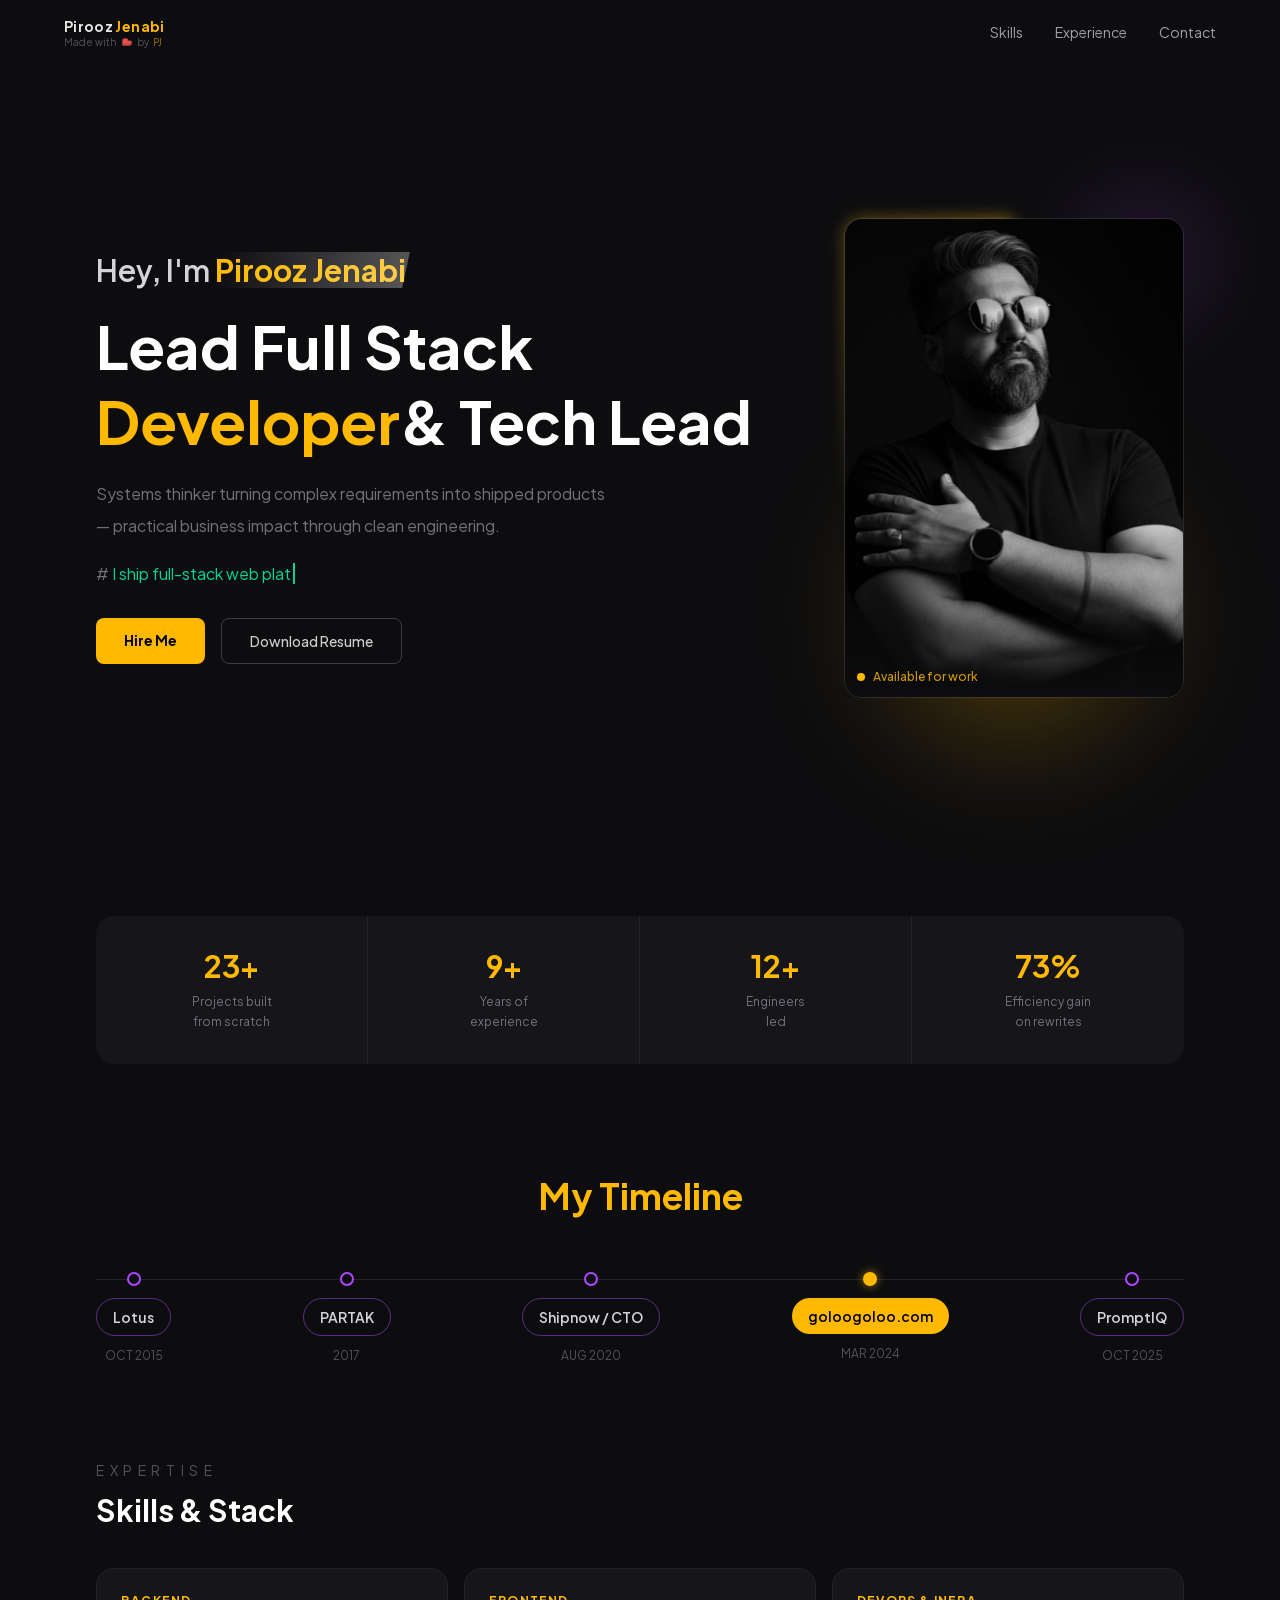
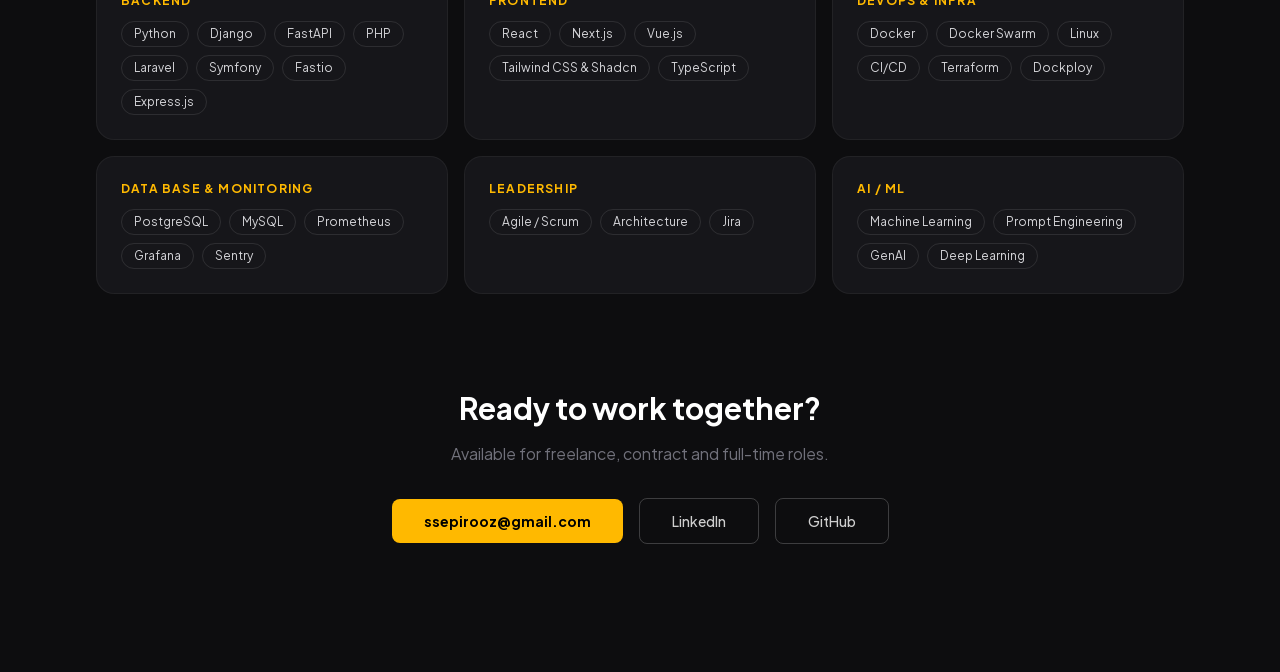
<file: index.html>
<!DOCTYPE html><html lang="en" class="dark bricolage_grotesque_723b3d74-module___DAtla__variable plus_jakarta_sans_c93eebe1-module__StY-dG__variable"><head><meta charSet="utf-8"/><meta name="viewport" content="width=device-width, initial-scale=1"/><link rel="preload" href="/_next/static/media/017d9bea37084d9b-s.p.41rroleoq1br7.woff2" as="font" crossorigin="" type="font/woff2"/><link rel="preload" href="/_next/static/media/fba5a26ea33df6a3-s.p.18rizl4rsrl42.woff2" as="font" crossorigin="" type="font/woff2"/><link rel="preload" as="image" href="/piroozjenabi.jpg"/><link rel="stylesheet" href="/_next/static/chunks/23erg3egtb6_e.css" data-precedence="next"/><link rel="preload" as="script" fetchPriority="low" href="/_next/static/chunks/0dhbjz-xsmu83.js"/><script src="/_next/static/chunks/15orcrkp-_9ct.js" async=""></script><script src="/_next/static/chunks/2cya-h6pss2j9.js" async=""></script><script src="/_next/static/chunks/082obv3v03b-9.js" async=""></script><script src="/_next/static/chunks/turbopack-0xgbvc99k_5u6.js" async=""></script><script src="/_next/static/chunks/3f9ctrtflvluq.js" async=""></script><script src="/_next/static/chunks/14mrh2-p_w84d.js" async=""></script><script src="/_next/static/chunks/10zcxcgr2cjww.js" async=""></script><meta name="next-size-adjust" content=""/><title>Pirooz Jenabi | Lead Full Stack Developer</title><meta name="description" content="Lead Full Stack Developer and technical leader — Python, PHP, React, Next.js, Vue.js, Docker. Available for freelance work."/><link rel="icon" href="/favicon.ico?favicon.0jji_4zb0_4v5.ico" sizes="48x48" type="image/x-icon"/><link rel="icon" href="/favicon-16x16.png" sizes="16x16" type="image/png"/><link rel="icon" href="/favicon-32x32.png" sizes="32x32" type="image/png"/><link rel="icon" href="/favicon.ico"/><link rel="apple-touch-icon" href="/apple-touch-icon.png"/><script src="/_next/static/chunks/0cz1d0mv5g_q7.js" noModule=""></script></head><body class="font-body"><div hidden=""><!--$--><!--/$--></div><header class="fixed left-0 right-0 top-0 z-50 px-5 py-4 transition-all duration-500 md:px-8 bg-transparent"><nav class="mx-auto flex max-w-6xl items-center justify-between"><div class="flex flex-col leading-tight"><a class="font-heading text-sm font-bold tracking-wide text-white/90 transition-colors hover:text-white" href="/">Pirooz <span class="text-amber-400">Jenabi</span></a><span class="hidden items-center gap-1 text-[10px] text-zinc-600 md:flex">Made with<!-- --> <img alt="PJ" loading="lazy" width="12" height="12" decoding="async" data-nimg="1" class="inline-block" style="color:transparent" src="/favicon-32x32.png"/> <!-- -->by <span class="text-amber-400/60">PJ</span></span></div><ul class="hidden items-center gap-8 text-sm md:flex"><li><a class="relative text-zinc-400 transition-colors hover:text-white after:absolute after:-bottom-0.5 after:left-0 after:h-px after:w-0 after:bg-amber-400 after:transition-all after:duration-300 hover:after:w-full" href="/#skills">Skills</a></li><li><a class="relative text-zinc-400 transition-colors hover:text-white after:absolute after:-bottom-0.5 after:left-0 after:h-px after:w-0 after:bg-amber-400 after:transition-all after:duration-300 hover:after:w-full" href="/hire-me">Experience</a></li><li><a class="relative text-zinc-400 transition-colors hover:text-white after:absolute after:-bottom-0.5 after:left-0 after:h-px after:w-0 after:bg-amber-400 after:transition-all after:duration-300 hover:after:w-full" href="/#contact">Contact</a></li></ul><button aria-label="Toggle menu" class="flex h-9 w-9 flex-col items-center justify-center gap-1.5 md:hidden"><span class="block h-0.5 w-6 bg-white transition-all duration-300 "></span><span class="block h-0.5 w-6 bg-white transition-all duration-300 "></span><span class="block h-0.5 w-6 bg-white transition-all duration-300 "></span></button></nav></header><div class="fixed inset-0 z-40 transition-all duration-300 md:hidden pointer-events-none opacity-0"><div class="absolute inset-0 bg-black/60 backdrop-blur-sm"></div><div class="absolute right-0 top-0 flex h-full w-64 flex-col bg-[#0d0d0f] px-6 pt-20 pb-8 transition-transform duration-300 translate-x-full"><ul class="flex flex-col gap-6 text-lg"><li><a class="font-heading font-semibold text-zinc-300 transition-colors hover:text-amber-400" href="/#skills">Skills</a></li><li><a class="font-heading font-semibold text-zinc-300 transition-colors hover:text-amber-400" href="/hire-me">Experience</a></li><li><a class="font-heading font-semibold text-zinc-300 transition-colors hover:text-amber-400" href="/#contact">Contact</a></li></ul><div class="mt-8 flex flex-col gap-3"><a class="rounded-md bg-amber-400 px-5 py-2.5 text-center text-sm font-bold text-black transition hover:bg-amber-300" href="/hire-me">Hire Me</a><a href="/Lead_Full_Stack_Developer_Pirooz_Jenabi_.pdf" download="" class="rounded-md border border-white/20 px-5 py-2.5 text-center text-sm font-medium text-white/80 transition hover:border-amber-400/50 hover:text-white">Download Resume</a></div><div class="mt-auto border-t border-white/10 pt-6 space-y-2"><p class="text-xs text-zinc-600">ssepirooz@gmail.com</p><p class="flex items-center gap-1.5 text-xs text-zinc-600">Made with<!-- --> <img alt="PJ favicon" loading="lazy" width="14" height="14" decoding="async" data-nimg="1" class="inline-block" style="color:transparent" src="/favicon-32x32.png"/> <!-- -->by <span class="text-amber-400/70">PJ</span></p></div></div></div><main class="min-h-screen bg-[#0d0d0f] text-white"><section class="relative mx-auto flex min-h-screen max-w-6xl flex-col items-center justify-center gap-12 px-5 pt-24 pb-16 md:flex-row md:items-center md:px-8 md:pt-20"><div class="relative z-10 flex-1 text-center md:text-left"><p class="mb-5 animate-fade-up font-heading text-2xl font-semibold text-zinc-300 md:text-3xl fill-mode-[both]" style="animation-delay:100ms">Hey, I&#x27;m<!-- --> <span class="relative inline-block font-black text-amber-400"><span aria-hidden="true" class="pointer-events-none absolute inset-0 -skew-x-12 animate-shimmer bg-linear-to-r from-transparent via-white/30 to-transparent bg-size-[200%_100%]"></span>Pirooz Jenabi</span></p><h1 class="font-heading text-3xl font-black leading-tight sm:text-4xl md:text-6xl">Lead Full Stack<br/><span class="text-amber-400">Developer</span>&amp; Tech Lead</h1><p class="mx-auto mt-4 max-w-lg text-sm leading-7 text-zinc-500 md:mx-0 md:mt-5 md:text-base md:leading-8">Systems thinker turning complex requirements into shipped products — practical business impact through clean engineering.</p><div class="mt-5"><span class="font-mono text-sm text-emerald-400 md:text-base"><span class="text-zinc-500"># </span>I ship<!-- --> <span class="border-r-2 border-emerald-400 pr-0.5"></span></span></div><div class="mt-8 flex flex-wrap justify-center gap-3 md:justify-start md:gap-4"><a class="rounded-md bg-amber-400 px-6 py-2.5 text-sm font-bold text-black transition hover:bg-amber-300 md:px-7 md:py-3" href="/hire-me">Hire Me</a><a href="/Lead_Full_Stack_Developer_Pirooz_Jenabi_.pdf" download="" class="rounded-md border border-white/20 px-6 py-2.5 text-sm font-medium text-white/80 transition hover:border-amber-400/50 hover:text-white md:px-7 md:py-3">Download Resume</a></div></div><div class="relative animate-float shrink-0"><div class="absolute inset-0 rounded-2xl animate-spin-slow bg-[conic-gradient(from_0deg,transparent_70%,rgba(251,191,36,0.5)_100%)] blur-sm"></div><div class="absolute -bottom-10 left-1/2 h-48 w-48 -translate-x-1/2 rounded-full bg-amber-400/25 blur-3xl md:h-64 md:w-64"></div><div class="absolute -top-6 -right-6 h-32 w-32 rounded-full bg-purple-500/15 blur-2xl"></div><div class="relative h-[260px] w-[190px] overflow-hidden rounded-2xl border border-white/10 sm:h-[340px] sm:w-[250px] md:h-[480px] md:w-[340px]"><img alt="Pirooz Jenabi" decoding="async" data-nimg="fill" class="object-cover object-top animate-photo-reveal transition-all duration-700 hover:scale-105 hover:brightness-110" style="position:absolute;height:100%;width:100%;left:0;top:0;right:0;bottom:0;color:transparent" src="/piroozjenabi.jpg"/><div class="pointer-events-none absolute bottom-0 left-0 right-0 h-24 bg-linear-to-t from-[#0d0d0f] to-transparent"></div><div class="absolute bottom-3 left-3 flex items-center gap-2"><span class="h-2 w-2 rounded-full bg-amber-400 animate-pulse"></span><span class="text-xs font-medium text-amber-400/80">Available for work</span></div></div></div></section><div class="mx-auto max-w-6xl px-5 py-4 md:px-8"><div class="grid grid-cols-2 rounded-2xl bg-[#16161a] md:grid-cols-4"><div class="card-glow flex flex-col items-center py-6 md:py-8 border-r border-white/5 border-b border-white/5 md:border-b-0 md:border-r md:border-white/5"><span class="text-2xl font-black text-amber-400 md:text-3xl">0+</span><span class="mt-2 whitespace-pre-line text-center text-xs leading-5 text-zinc-500">Projects built
from scratch</span></div><div class="card-glow flex flex-col items-center py-6 md:py-8  border-b border-white/5 md:border-b-0 md:border-r md:border-white/5"><span class="text-2xl font-black text-amber-400 md:text-3xl">0+</span><span class="mt-2 whitespace-pre-line text-center text-xs leading-5 text-zinc-500">Years of
experience</span></div><div class="card-glow flex flex-col items-center py-6 md:py-8 border-r border-white/5  md:border-r md:border-white/5"><span class="text-2xl font-black text-amber-400 md:text-3xl">0+</span><span class="mt-2 whitespace-pre-line text-center text-xs leading-5 text-zinc-500">Engineers
led</span></div><div class="card-glow flex flex-col items-center py-6 md:py-8   "><span class="text-2xl font-black text-amber-400 md:text-3xl">0%</span><span class="mt-2 whitespace-pre-line text-center text-xs leading-5 text-zinc-500">Efficiency gain
on rewrites</span></div></div></div><section class="mx-auto max-w-6xl px-5 py-16 md:px-8 md:py-24"><h2 class="text-center font-heading text-2xl font-black text-amber-400 md:text-4xl">My Timeline</h2><div class="relative mt-14 hidden md:block"><div class="absolute left-0 right-0 top-[7px] h-px bg-white/10"></div><div class="relative flex items-start justify-between gap-2"><div class="flex flex-col items-center gap-3"><div class="h-3.5 w-3.5 rounded-full border-2 border-purple-500 bg-[#0d0d0f]"></div><div class="rounded-full px-4 py-2 text-sm font-semibold font-heading border border-purple-500/50 text-zinc-300">Lotus</div><span class="text-xs text-zinc-600">OCT 2015</span></div><div class="flex flex-col items-center gap-3"><div class="h-3.5 w-3.5 rounded-full border-2 border-purple-500 bg-[#0d0d0f]"></div><div class="rounded-full px-4 py-2 text-sm font-semibold font-heading border border-purple-500/50 text-zinc-300">PARTAK</div><span class="text-xs text-zinc-600">2017</span></div><div class="flex flex-col items-center gap-3"><div class="h-3.5 w-3.5 rounded-full border-2 border-purple-500 bg-[#0d0d0f]"></div><div class="rounded-full px-4 py-2 text-sm font-semibold font-heading border border-purple-500/50 text-zinc-300">Shipnow / CTO</div><span class="text-xs text-zinc-600">AUG 2020</span></div><div class="flex flex-col items-center gap-3"><div class="h-3.5 w-3.5 rounded-full border-2 border-amber-400 bg-amber-400 shadow-[0_0_10px_rgba(251,191,36,0.6)]"></div><div class="rounded-full px-4 py-2 text-sm font-semibold font-heading bg-amber-400 text-black">goloogoloo.com</div><span class="text-xs text-zinc-600">MAR 2024</span></div><div class="flex flex-col items-center gap-3"><div class="h-3.5 w-3.5 rounded-full border-2 border-purple-500 bg-[#0d0d0f]"></div><div class="rounded-full px-4 py-2 text-sm font-semibold font-heading border border-purple-500/50 text-zinc-300">PromptIQ</div><span class="text-xs text-zinc-600">OCT 2025</span></div></div></div><div class="relative mt-10 flex flex-col gap-0 md:hidden"><div class="absolute left-[7px] top-0 bottom-0 w-px bg-white/10"></div><div class="relative flex items-start gap-5 pb-8 last:pb-0"><div class="relative z-10 mt-1 h-3.5 w-3.5 shrink-0 rounded-full border-2 border-purple-500 bg-[#0d0d0f]"></div><div class="flex flex-col gap-1"><div class="inline-flex self-start rounded-full px-4 py-1.5 text-sm font-semibold font-heading border border-purple-500/50 text-zinc-300">Lotus</div><span class="text-xs text-zinc-600">OCT 2015</span></div></div><div class="relative flex items-start gap-5 pb-8 last:pb-0"><div class="relative z-10 mt-1 h-3.5 w-3.5 shrink-0 rounded-full border-2 border-purple-500 bg-[#0d0d0f]"></div><div class="flex flex-col gap-1"><div class="inline-flex self-start rounded-full px-4 py-1.5 text-sm font-semibold font-heading border border-purple-500/50 text-zinc-300">PARTAK</div><span class="text-xs text-zinc-600">2017</span></div></div><div class="relative flex items-start gap-5 pb-8 last:pb-0"><div class="relative z-10 mt-1 h-3.5 w-3.5 shrink-0 rounded-full border-2 border-purple-500 bg-[#0d0d0f]"></div><div class="flex flex-col gap-1"><div class="inline-flex self-start rounded-full px-4 py-1.5 text-sm font-semibold font-heading border border-purple-500/50 text-zinc-300">Shipnow / CTO</div><span class="text-xs text-zinc-600">AUG 2020</span></div></div><div class="relative flex items-start gap-5 pb-8 last:pb-0"><div class="relative z-10 mt-1 h-3.5 w-3.5 shrink-0 rounded-full border-2 border-amber-400 bg-amber-400 shadow-[0_0_10px_rgba(251,191,36,0.6)]"></div><div class="flex flex-col gap-1"><div class="inline-flex self-start rounded-full px-4 py-1.5 text-sm font-semibold font-heading bg-amber-400 text-black">goloogoloo.com</div><span class="text-xs text-zinc-600">MAR 2024</span><span class="text-xs text-amber-400/70">Current · Senior Software Engineer</span></div></div><div class="relative flex items-start gap-5 pb-8 last:pb-0"><div class="relative z-10 mt-1 h-3.5 w-3.5 shrink-0 rounded-full border-2 border-purple-500 bg-[#0d0d0f]"></div><div class="flex flex-col gap-1"><div class="inline-flex self-start rounded-full px-4 py-1.5 text-sm font-semibold font-heading border border-purple-500/50 text-zinc-300">PromptIQ</div><span class="text-xs text-zinc-600">OCT 2025</span></div></div></div></section><section id="skills" class="mx-auto max-w-6xl px-5 pb-20 md:px-8 md:pb-24"><p class="text-sm uppercase tracking-[0.4em] text-zinc-600">Expertise</p><h2 class="mt-3 font-heading text-2xl font-black md:text-3xl">Skills &amp; Stack</h2><div class="mt-8 grid gap-3 sm:grid-cols-2 md:mt-10 md:gap-4 lg:grid-cols-3"><div class="card-glow rounded-2xl border border-white/5 bg-[#16161a] p-5 md:p-6"><p class="mb-3 text-xs font-bold uppercase tracking-widest text-amber-400">Backend</p><div class="flex flex-wrap gap-2"><span class="rounded-full border border-white/10 px-3 py-1 text-xs text-zinc-300">Python</span><span class="rounded-full border border-white/10 px-3 py-1 text-xs text-zinc-300">Django</span><span class="rounded-full border border-white/10 px-3 py-1 text-xs text-zinc-300">FastAPI</span><span class="rounded-full border border-white/10 px-3 py-1 text-xs text-zinc-300">PHP</span><span class="rounded-full border border-white/10 px-3 py-1 text-xs text-zinc-300">Laravel</span><span class="rounded-full border border-white/10 px-3 py-1 text-xs text-zinc-300">Symfony</span><span class="rounded-full border border-white/10 px-3 py-1 text-xs text-zinc-300">Fastio</span><span class="rounded-full border border-white/10 px-3 py-1 text-xs text-zinc-300">Express.js</span></div></div><div class="card-glow rounded-2xl border border-white/5 bg-[#16161a] p-5 md:p-6"><p class="mb-3 text-xs font-bold uppercase tracking-widest text-amber-400">Frontend</p><div class="flex flex-wrap gap-2"><span class="rounded-full border border-white/10 px-3 py-1 text-xs text-zinc-300">React</span><span class="rounded-full border border-white/10 px-3 py-1 text-xs text-zinc-300">Next.js</span><span class="rounded-full border border-white/10 px-3 py-1 text-xs text-zinc-300">Vue.js</span><span class="rounded-full border border-white/10 px-3 py-1 text-xs text-zinc-300">Tailwind CSS &amp; Shadcn</span><span class="rounded-full border border-white/10 px-3 py-1 text-xs text-zinc-300">TypeScript</span></div></div><div class="card-glow rounded-2xl border border-white/5 bg-[#16161a] p-5 md:p-6"><p class="mb-3 text-xs font-bold uppercase tracking-widest text-amber-400">DevOps &amp; Infra</p><div class="flex flex-wrap gap-2"><span class="rounded-full border border-white/10 px-3 py-1 text-xs text-zinc-300">Docker</span><span class="rounded-full border border-white/10 px-3 py-1 text-xs text-zinc-300">Docker Swarm</span><span class="rounded-full border border-white/10 px-3 py-1 text-xs text-zinc-300">Linux</span><span class="rounded-full border border-white/10 px-3 py-1 text-xs text-zinc-300">CI/CD</span><span class="rounded-full border border-white/10 px-3 py-1 text-xs text-zinc-300">Terraform</span><span class="rounded-full border border-white/10 px-3 py-1 text-xs text-zinc-300">Dockploy</span></div></div><div class="card-glow rounded-2xl border border-white/5 bg-[#16161a] p-5 md:p-6"><p class="mb-3 text-xs font-bold uppercase tracking-widest text-amber-400">Data Base &amp; Monitoring</p><div class="flex flex-wrap gap-2"><span class="rounded-full border border-white/10 px-3 py-1 text-xs text-zinc-300">PostgreSQL</span><span class="rounded-full border border-white/10 px-3 py-1 text-xs text-zinc-300">MySQL</span><span class="rounded-full border border-white/10 px-3 py-1 text-xs text-zinc-300">Prometheus</span><span class="rounded-full border border-white/10 px-3 py-1 text-xs text-zinc-300">Grafana</span><span class="rounded-full border border-white/10 px-3 py-1 text-xs text-zinc-300">Sentry</span></div></div><div class="card-glow rounded-2xl border border-white/5 bg-[#16161a] p-5 md:p-6"><p class="mb-3 text-xs font-bold uppercase tracking-widest text-amber-400">Leadership</p><div class="flex flex-wrap gap-2"><span class="rounded-full border border-white/10 px-3 py-1 text-xs text-zinc-300">Agile / Scrum</span><span class="rounded-full border border-white/10 px-3 py-1 text-xs text-zinc-300">Architecture</span><span class="rounded-full border border-white/10 px-3 py-1 text-xs text-zinc-300">Jira</span></div></div><div class="card-glow rounded-2xl border border-white/5 bg-[#16161a] p-5 md:p-6"><p class="mb-3 text-xs font-bold uppercase tracking-widest text-amber-400">AI / ML</p><div class="flex flex-wrap gap-2"><span class="rounded-full border border-white/10 px-3 py-1 text-xs text-zinc-300">Machine Learning</span><span class="rounded-full border border-white/10 px-3 py-1 text-xs text-zinc-300">Prompt Engineering</span><span class="rounded-full border border-white/10 px-3 py-1 text-xs text-zinc-300">GenAI</span><span class="rounded-full border border-white/10 px-3 py-1 text-xs text-zinc-300">Deep Learning</span></div></div></div></section><section id="contact" class="mx-auto max-w-6xl px-5 pb-24 text-center md:px-8 md:pb-32"><h2 class="font-heading text-2xl font-black md:text-3xl">Ready to work together?</h2><p class="mt-4 text-sm text-zinc-500 md:text-base">Available for freelance, contract and full-time roles.</p><div class="mt-8 flex flex-col items-center gap-3 sm:flex-row sm:justify-center sm:gap-4"><a href="mailto:ssepirooz@gmail.com" class="w-full rounded-md bg-amber-400 px-8 py-3 text-sm font-bold text-black hover:bg-amber-300 transition sm:w-auto">ssepirooz@gmail.com</a><a href="https://linkedin.com/in/pirooz-jenabi" target="_blank" rel="noreferrer" class="w-full rounded-md border border-white/20 px-8 py-3 text-sm font-medium text-white/80 hover:border-white/50 hover:text-white transition sm:w-auto">LinkedIn</a><a href="https://github.com/piroozjenabi" target="_blank" rel="noreferrer" class="w-full rounded-md border border-white/20 px-8 py-3 text-sm font-medium text-white/80 hover:border-white/50 hover:text-white transition sm:w-auto">GitHub</a></div></section></main><!--$--><!--/$--><script src="/_next/static/chunks/0dhbjz-xsmu83.js" id="_R_" async=""></script><script>(self.__next_f=self.__next_f||[]).push([0])</script><script>self.__next_f.push([1,"1:\"$Sreact.fragment\"\n2:I[63780,[\"/_next/static/chunks/3f9ctrtflvluq.js\",\"/_next/static/chunks/14mrh2-p_w84d.js\"],\"Navbar\"]\n3:I[39756,[\"/_next/static/chunks/3f9ctrtflvluq.js\",\"/_next/static/chunks/14mrh2-p_w84d.js\"],\"default\"]\n4:I[37457,[\"/_next/static/chunks/3f9ctrtflvluq.js\",\"/_next/static/chunks/14mrh2-p_w84d.js\"],\"default\"]\n5:I[47257,[\"/_next/static/chunks/3f9ctrtflvluq.js\",\"/_next/static/chunks/14mrh2-p_w84d.js\"],\"ClientPageRoot\"]\n6:I[31713,[\"/_next/static/chunks/3f9ctrtflvluq.js\",\"/_next/static/chunks/14mrh2-p_w84d.js\",\"/_next/static/chunks/10zcxcgr2cjww.js\"],\"default\"]\n9:I[97367,[\"/_next/static/chunks/3f9ctrtflvluq.js\",\"/_next/static/chunks/14mrh2-p_w84d.js\"],\"OutletBoundary\"]\na:\"$Sreact.suspense\"\nc:I[97367,[\"/_next/static/chunks/3f9ctrtflvluq.js\",\"/_next/static/chunks/14mrh2-p_w84d.js\"],\"ViewportBoundary\"]\ne:I[97367,[\"/_next/static/chunks/3f9ctrtflvluq.js\",\"/_next/static/chunks/14mrh2-p_w84d.js\"],\"MetadataBoundary\"]\n10:I[68027,[\"/_next/static/chunks/3f9ctrtflvluq.js\",\"/_next/static/chunks/14mrh2-p_w84d.js\"],\"default\",1]\n:HL[\"/_next/static/chunks/23erg3egtb6_e.css\",\"style\"]\n:HL[\"/_next/static/media/017d9bea37084d9b-s.p.41rroleoq1br7.woff2\",\"font\",{\"crossOrigin\":\"\",\"type\":\"font/woff2\"}]\n:HL[\"/_next/static/media/fba5a26ea33df6a3-s.p.18rizl4rsrl42.woff2\",\"font\",{\"crossOrigin\":\"\",\"type\":\"font/woff2\"}]\n"])</script><script>self.__next_f.push([1,"0:{\"P\":null,\"c\":[\"\",\"\"],\"q\":\"\",\"i\":false,\"f\":[[[\"\",{\"children\":[\"__PAGE__\",{}]},\"$undefined\",\"$undefined\",16],[[\"$\",\"$1\",\"c\",{\"children\":[[[\"$\",\"link\",\"0\",{\"rel\":\"stylesheet\",\"href\":\"/_next/static/chunks/23erg3egtb6_e.css\",\"precedence\":\"next\",\"crossOrigin\":\"$undefined\",\"nonce\":\"$undefined\"}],[\"$\",\"script\",\"script-0\",{\"src\":\"/_next/static/chunks/3f9ctrtflvluq.js\",\"async\":true,\"nonce\":\"$undefined\"}],[\"$\",\"script\",\"script-1\",{\"src\":\"/_next/static/chunks/14mrh2-p_w84d.js\",\"async\":true,\"nonce\":\"$undefined\"}]],[\"$\",\"html\",null,{\"lang\":\"en\",\"className\":\"dark bricolage_grotesque_723b3d74-module___DAtla__variable plus_jakarta_sans_c93eebe1-module__StY-dG__variable\",\"children\":[\"$\",\"body\",null,{\"className\":\"font-body\",\"children\":[[\"$\",\"$L2\",null,{}],[\"$\",\"$L3\",null,{\"parallelRouterKey\":\"children\",\"error\":\"$undefined\",\"errorStyles\":\"$undefined\",\"errorScripts\":\"$undefined\",\"template\":[\"$\",\"$L4\",null,{}],\"templateStyles\":\"$undefined\",\"templateScripts\":\"$undefined\",\"notFound\":[[[\"$\",\"title\",null,{\"children\":\"404: This page could not be found.\"}],[\"$\",\"div\",null,{\"style\":{\"fontFamily\":\"system-ui,\\\"Segoe UI\\\",Roboto,Helvetica,Arial,sans-serif,\\\"Apple Color Emoji\\\",\\\"Segoe UI Emoji\\\"\",\"height\":\"100vh\",\"textAlign\":\"center\",\"display\":\"flex\",\"flexDirection\":\"column\",\"alignItems\":\"center\",\"justifyContent\":\"center\"},\"children\":[\"$\",\"div\",null,{\"children\":[[\"$\",\"style\",null,{\"dangerouslySetInnerHTML\":{\"__html\":\"body{color:#000;background:#fff;margin:0}.next-error-h1{border-right:1px solid rgba(0,0,0,.3)}@media (prefers-color-scheme:dark){body{color:#fff;background:#000}.next-error-h1{border-right:1px solid rgba(255,255,255,.3)}}\"}}],[\"$\",\"h1\",null,{\"className\":\"next-error-h1\",\"style\":{\"display\":\"inline-block\",\"margin\":\"0 20px 0 0\",\"padding\":\"0 23px 0 0\",\"fontSize\":24,\"fontWeight\":500,\"verticalAlign\":\"top\",\"lineHeight\":\"49px\"},\"children\":404}],[\"$\",\"div\",null,{\"style\":{\"display\":\"inline-block\"},\"children\":[\"$\",\"h2\",null,{\"style\":{\"fontSize\":14,\"fontWeight\":400,\"lineHeight\":\"49px\",\"margin\":0},\"children\":\"This page could not be found.\"}]}]]}]}]],[]],\"forbidden\":\"$undefined\",\"unauthorized\":\"$undefined\"}]]}]}]]}],{\"children\":[[\"$\",\"$1\",\"c\",{\"children\":[[\"$\",\"$L5\",null,{\"Component\":\"$6\",\"serverProvidedParams\":{\"searchParams\":{},\"params\":{},\"promises\":[\"$@7\",\"$@8\"]}}],[[\"$\",\"script\",\"script-0\",{\"src\":\"/_next/static/chunks/10zcxcgr2cjww.js\",\"async\":true,\"nonce\":\"$undefined\"}]],[\"$\",\"$L9\",null,{\"children\":[\"$\",\"$a\",null,{\"name\":\"Next.MetadataOutlet\",\"children\":\"$@b\"}]}]]}],{},null,false,null]},null,false,null],[\"$\",\"$1\",\"h\",{\"children\":[null,[\"$\",\"$Lc\",null,{\"children\":\"$Ld\"}],[\"$\",\"div\",null,{\"hidden\":true,\"children\":[\"$\",\"$Le\",null,{\"children\":[\"$\",\"$a\",null,{\"name\":\"Next.Metadata\",\"children\":\"$Lf\"}]}]}],[\"$\",\"meta\",null,{\"name\":\"next-size-adjust\",\"content\":\"\"}]]}],false]],\"m\":\"$undefined\",\"G\":[\"$10\",[[\"$\",\"link\",\"0\",{\"rel\":\"stylesheet\",\"href\":\"/_next/static/chunks/23erg3egtb6_e.css\",\"precedence\":\"next\",\"crossOrigin\":\"$undefined\",\"nonce\":\"$undefined\"}]]],\"S\":true,\"h\":null,\"s\":\"$undefined\",\"l\":\"$undefined\",\"p\":\"$undefined\",\"d\":\"$undefined\",\"b\":\"gx_iBSDPAxmoEVeM0JiTe\"}\n"])</script><script>self.__next_f.push([1,"7:{}\n8:\"$0:f:0:1:1:children:0:props:children:0:props:serverProvidedParams:params\"\n"])</script><script>self.__next_f.push([1,"d:[[\"$\",\"meta\",\"0\",{\"charSet\":\"utf-8\"}],[\"$\",\"meta\",\"1\",{\"name\":\"viewport\",\"content\":\"width=device-width, initial-scale=1\"}]]\n"])</script><script>self.__next_f.push([1,"11:I[27201,[\"/_next/static/chunks/3f9ctrtflvluq.js\",\"/_next/static/chunks/14mrh2-p_w84d.js\"],\"IconMark\"]\nb:null\nf:[[\"$\",\"title\",\"0\",{\"children\":\"Pirooz Jenabi | Lead Full Stack Developer\"}],[\"$\",\"meta\",\"1\",{\"name\":\"description\",\"content\":\"Lead Full Stack Developer and technical leader — Python, PHP, React, Next.js, Vue.js, Docker. Available for freelance work.\"}],[\"$\",\"link\",\"2\",{\"rel\":\"icon\",\"href\":\"/favicon.ico?favicon.0jji_4zb0_4v5.ico\",\"sizes\":\"48x48\",\"type\":\"image/x-icon\"}],[\"$\",\"link\",\"3\",{\"rel\":\"icon\",\"href\":\"/favicon-16x16.png\",\"sizes\":\"16x16\",\"type\":\"image/png\"}],[\"$\",\"link\",\"4\",{\"rel\":\"icon\",\"href\":\"/favicon-32x32.png\",\"sizes\":\"32x32\",\"type\":\"image/png\"}],[\"$\",\"link\",\"5\",{\"rel\":\"icon\",\"href\":\"/favicon.ico\"}],[\"$\",\"link\",\"6\",{\"rel\":\"apple-touch-icon\",\"href\":\"/apple-touch-icon.png\"}],[\"$\",\"$L11\",\"7\",{}]]\n"])</script></body></html>
</file>
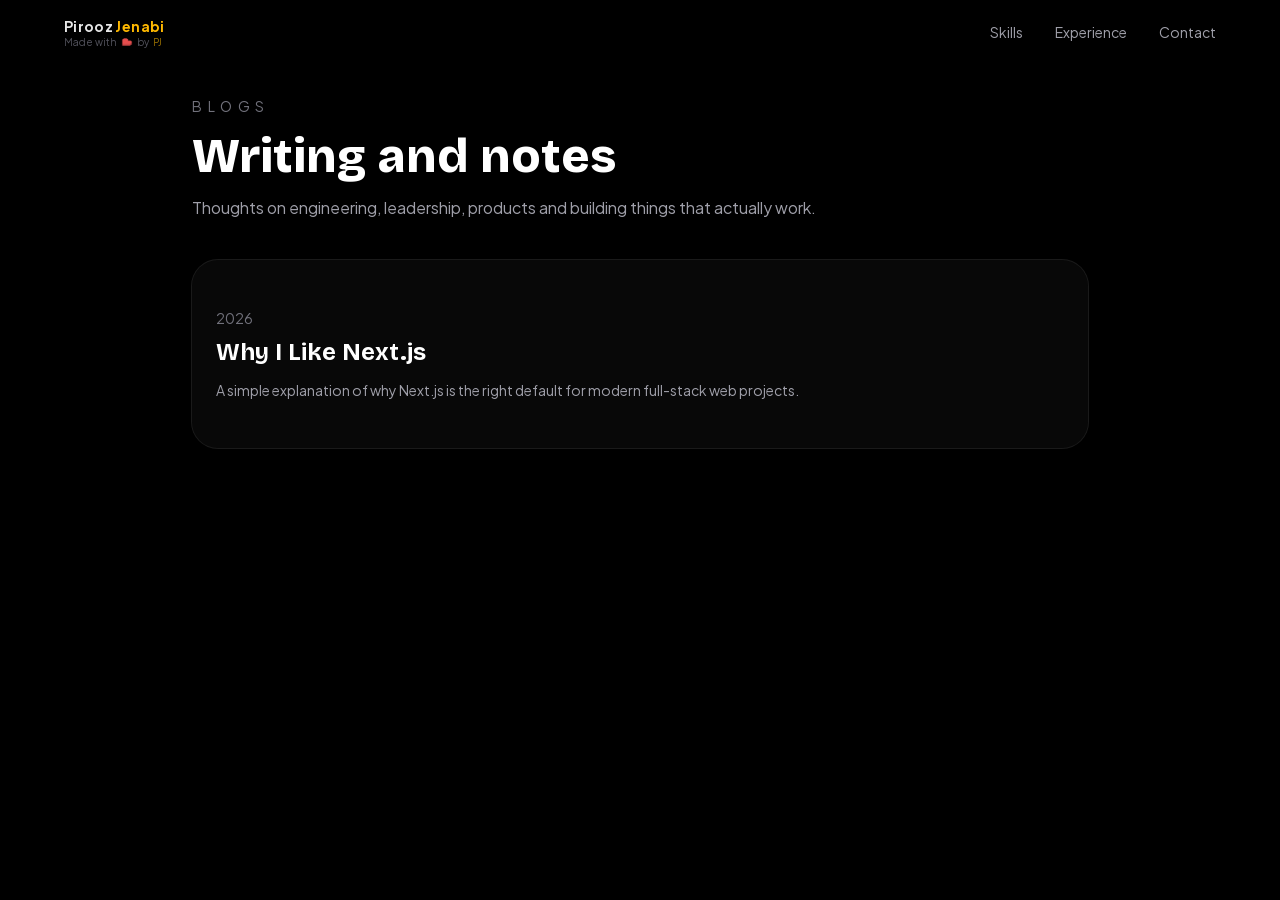
<file: blogs.html>
<!DOCTYPE html><html lang="en" class="dark bricolage_grotesque_723b3d74-module___DAtla__variable plus_jakarta_sans_c93eebe1-module__StY-dG__variable"><head><meta charSet="utf-8"/><meta name="viewport" content="width=device-width, initial-scale=1"/><link rel="preload" href="/_next/static/media/017d9bea37084d9b-s.p.41rroleoq1br7.woff2" as="font" crossorigin="" type="font/woff2"/><link rel="preload" href="/_next/static/media/fba5a26ea33df6a3-s.p.18rizl4rsrl42.woff2" as="font" crossorigin="" type="font/woff2"/><link rel="stylesheet" href="/_next/static/chunks/23erg3egtb6_e.css" data-precedence="next"/><link rel="preload" as="script" fetchPriority="low" href="/_next/static/chunks/0dhbjz-xsmu83.js"/><script src="/_next/static/chunks/15orcrkp-_9ct.js" async=""></script><script src="/_next/static/chunks/2cya-h6pss2j9.js" async=""></script><script src="/_next/static/chunks/082obv3v03b-9.js" async=""></script><script src="/_next/static/chunks/turbopack-0xgbvc99k_5u6.js" async=""></script><script src="/_next/static/chunks/3f9ctrtflvluq.js" async=""></script><script src="/_next/static/chunks/14mrh2-p_w84d.js" async=""></script><meta name="next-size-adjust" content=""/><title>Pirooz Jenabi | Lead Full Stack Developer</title><meta name="description" content="Lead Full Stack Developer and technical leader — Python, PHP, React, Next.js, Vue.js, Docker. Available for freelance work."/><link rel="icon" href="/favicon.ico?favicon.0jji_4zb0_4v5.ico" sizes="48x48" type="image/x-icon"/><link rel="icon" href="/favicon-16x16.png" sizes="16x16" type="image/png"/><link rel="icon" href="/favicon-32x32.png" sizes="32x32" type="image/png"/><link rel="icon" href="/favicon.ico"/><link rel="apple-touch-icon" href="/apple-touch-icon.png"/><script src="/_next/static/chunks/0cz1d0mv5g_q7.js" noModule=""></script></head><body class="font-body"><div hidden=""><!--$--><!--/$--></div><header class="fixed left-0 right-0 top-0 z-50 px-5 py-4 transition-all duration-500 md:px-8 bg-transparent"><nav class="mx-auto flex max-w-6xl items-center justify-between"><div class="flex flex-col leading-tight"><a class="font-heading text-sm font-bold tracking-wide text-white/90 transition-colors hover:text-white" href="/">Pirooz <span class="text-amber-400">Jenabi</span></a><span class="hidden items-center gap-1 text-[10px] text-zinc-600 md:flex">Made with<!-- --> <img alt="PJ" loading="lazy" width="12" height="12" decoding="async" data-nimg="1" class="inline-block" style="color:transparent" src="/favicon-32x32.png"/> <!-- -->by <span class="text-amber-400/60">PJ</span></span></div><ul class="hidden items-center gap-8 text-sm md:flex"><li><a class="relative text-zinc-400 transition-colors hover:text-white after:absolute after:-bottom-0.5 after:left-0 after:h-px after:w-0 after:bg-amber-400 after:transition-all after:duration-300 hover:after:w-full" href="/#skills">Skills</a></li><li><a class="relative text-zinc-400 transition-colors hover:text-white after:absolute after:-bottom-0.5 after:left-0 after:h-px after:w-0 after:bg-amber-400 after:transition-all after:duration-300 hover:after:w-full" href="/hire-me">Experience</a></li><li><a class="relative text-zinc-400 transition-colors hover:text-white after:absolute after:-bottom-0.5 after:left-0 after:h-px after:w-0 after:bg-amber-400 after:transition-all after:duration-300 hover:after:w-full" href="/#contact">Contact</a></li></ul><button aria-label="Toggle menu" class="flex h-9 w-9 flex-col items-center justify-center gap-1.5 md:hidden"><span class="block h-0.5 w-6 bg-white transition-all duration-300 "></span><span class="block h-0.5 w-6 bg-white transition-all duration-300 "></span><span class="block h-0.5 w-6 bg-white transition-all duration-300 "></span></button></nav></header><div class="fixed inset-0 z-40 transition-all duration-300 md:hidden pointer-events-none opacity-0"><div class="absolute inset-0 bg-black/60 backdrop-blur-sm"></div><div class="absolute right-0 top-0 flex h-full w-64 flex-col bg-[#0d0d0f] px-6 pt-20 pb-8 transition-transform duration-300 translate-x-full"><ul class="flex flex-col gap-6 text-lg"><li><a class="font-heading font-semibold text-zinc-300 transition-colors hover:text-amber-400" href="/#skills">Skills</a></li><li><a class="font-heading font-semibold text-zinc-300 transition-colors hover:text-amber-400" href="/hire-me">Experience</a></li><li><a class="font-heading font-semibold text-zinc-300 transition-colors hover:text-amber-400" href="/#contact">Contact</a></li></ul><div class="mt-8 flex flex-col gap-3"><a class="rounded-md bg-amber-400 px-5 py-2.5 text-center text-sm font-bold text-black transition hover:bg-amber-300" href="/hire-me">Hire Me</a><a href="/Lead_Full_Stack_Developer_Pirooz_Jenabi_.pdf" download="" class="rounded-md border border-white/20 px-5 py-2.5 text-center text-sm font-medium text-white/80 transition hover:border-amber-400/50 hover:text-white">Download Resume</a></div><div class="mt-auto border-t border-white/10 pt-6 space-y-2"><p class="text-xs text-zinc-600">ssepirooz@gmail.com</p><p class="flex items-center gap-1.5 text-xs text-zinc-600">Made with<!-- --> <img alt="PJ favicon" loading="lazy" width="14" height="14" decoding="async" data-nimg="1" class="inline-block" style="color:transparent" src="/favicon-32x32.png"/> <!-- -->by <span class="text-amber-400/70">PJ</span></p></div></div></div><main class="min-h-screen bg-black px-6 py-24 text-white"><div class="mx-auto max-w-4xl"><p class="text-sm uppercase tracking-[0.4em] text-zinc-500">Blogs</p><h1 class="mt-4 text-5xl font-black">Writing and notes</h1><p class="mt-4 text-zinc-400">Thoughts on engineering, leadership, products and building things that actually work.</p><div class="mt-10 grid gap-5"><div data-slot="card" data-size="default" class="group/card flex flex-col gap-6 overflow-hidden rounded-4xl py-6 text-sm text-card-foreground shadow-md ring-1 ring-foreground/5 has-[&gt;img:first-child]:pt-0 data-[size=sm]:gap-4 data-[size=sm]:py-4 dark:ring-foreground/10 *:[img:first-child]:rounded-t-4xl *:[img:last-child]:rounded-b-4xl border-white/10 bg-white/3 transition duration-300 hover:-translate-y-1 hover:bg-white/[0.07]"><div data-slot="card-content" class="group-data-[size=sm]/card:px-4 p-6"><p class="text-sm text-zinc-500">2026</p><h2 class="mt-2 text-2xl font-bold text-white">Why I Like Next.js</h2><p class="mt-3 text-zinc-400">A simple explanation of why Next.js is the right default for modern full-stack web projects.</p></div></div></div></div></main><!--$--><!--/$--><script src="/_next/static/chunks/0dhbjz-xsmu83.js" id="_R_" async=""></script><script>(self.__next_f=self.__next_f||[]).push([0])</script><script>self.__next_f.push([1,"1:\"$Sreact.fragment\"\n2:I[63780,[\"/_next/static/chunks/3f9ctrtflvluq.js\",\"/_next/static/chunks/14mrh2-p_w84d.js\"],\"Navbar\"]\n3:I[39756,[\"/_next/static/chunks/3f9ctrtflvluq.js\",\"/_next/static/chunks/14mrh2-p_w84d.js\"],\"default\"]\n4:I[37457,[\"/_next/static/chunks/3f9ctrtflvluq.js\",\"/_next/static/chunks/14mrh2-p_w84d.js\"],\"default\"]\n5:I[97367,[\"/_next/static/chunks/3f9ctrtflvluq.js\",\"/_next/static/chunks/14mrh2-p_w84d.js\"],\"OutletBoundary\"]\n6:\"$Sreact.suspense\"\n9:I[97367,[\"/_next/static/chunks/3f9ctrtflvluq.js\",\"/_next/static/chunks/14mrh2-p_w84d.js\"],\"ViewportBoundary\"]\nb:I[97367,[\"/_next/static/chunks/3f9ctrtflvluq.js\",\"/_next/static/chunks/14mrh2-p_w84d.js\"],\"MetadataBoundary\"]\nd:I[68027,[\"/_next/static/chunks/3f9ctrtflvluq.js\",\"/_next/static/chunks/14mrh2-p_w84d.js\"],\"default\",1]\n:HL[\"/_next/static/chunks/23erg3egtb6_e.css\",\"style\"]\n:HL[\"/_next/static/media/017d9bea37084d9b-s.p.41rroleoq1br7.woff2\",\"font\",{\"crossOrigin\":\"\",\"type\":\"font/woff2\"}]\n:HL[\"/_next/static/media/fba5a26ea33df6a3-s.p.18rizl4rsrl42.woff2\",\"font\",{\"crossOrigin\":\"\",\"type\":\"font/woff2\"}]\n"])</script><script>self.__next_f.push([1,"0:{\"P\":null,\"c\":[\"\",\"blogs\"],\"q\":\"\",\"i\":false,\"f\":[[[\"\",{\"children\":[\"blogs\",{\"children\":[\"__PAGE__\",{}]}]},\"$undefined\",\"$undefined\",16],[[\"$\",\"$1\",\"c\",{\"children\":[[[\"$\",\"link\",\"0\",{\"rel\":\"stylesheet\",\"href\":\"/_next/static/chunks/23erg3egtb6_e.css\",\"precedence\":\"next\",\"crossOrigin\":\"$undefined\",\"nonce\":\"$undefined\"}],[\"$\",\"script\",\"script-0\",{\"src\":\"/_next/static/chunks/3f9ctrtflvluq.js\",\"async\":true,\"nonce\":\"$undefined\"}],[\"$\",\"script\",\"script-1\",{\"src\":\"/_next/static/chunks/14mrh2-p_w84d.js\",\"async\":true,\"nonce\":\"$undefined\"}]],[\"$\",\"html\",null,{\"lang\":\"en\",\"className\":\"dark bricolage_grotesque_723b3d74-module___DAtla__variable plus_jakarta_sans_c93eebe1-module__StY-dG__variable\",\"children\":[\"$\",\"body\",null,{\"className\":\"font-body\",\"children\":[[\"$\",\"$L2\",null,{}],[\"$\",\"$L3\",null,{\"parallelRouterKey\":\"children\",\"error\":\"$undefined\",\"errorStyles\":\"$undefined\",\"errorScripts\":\"$undefined\",\"template\":[\"$\",\"$L4\",null,{}],\"templateStyles\":\"$undefined\",\"templateScripts\":\"$undefined\",\"notFound\":[[[\"$\",\"title\",null,{\"children\":\"404: This page could not be found.\"}],[\"$\",\"div\",null,{\"style\":{\"fontFamily\":\"system-ui,\\\"Segoe UI\\\",Roboto,Helvetica,Arial,sans-serif,\\\"Apple Color Emoji\\\",\\\"Segoe UI Emoji\\\"\",\"height\":\"100vh\",\"textAlign\":\"center\",\"display\":\"flex\",\"flexDirection\":\"column\",\"alignItems\":\"center\",\"justifyContent\":\"center\"},\"children\":[\"$\",\"div\",null,{\"children\":[[\"$\",\"style\",null,{\"dangerouslySetInnerHTML\":{\"__html\":\"body{color:#000;background:#fff;margin:0}.next-error-h1{border-right:1px solid rgba(0,0,0,.3)}@media (prefers-color-scheme:dark){body{color:#fff;background:#000}.next-error-h1{border-right:1px solid rgba(255,255,255,.3)}}\"}}],[\"$\",\"h1\",null,{\"className\":\"next-error-h1\",\"style\":{\"display\":\"inline-block\",\"margin\":\"0 20px 0 0\",\"padding\":\"0 23px 0 0\",\"fontSize\":24,\"fontWeight\":500,\"verticalAlign\":\"top\",\"lineHeight\":\"49px\"},\"children\":404}],[\"$\",\"div\",null,{\"style\":{\"display\":\"inline-block\"},\"children\":[\"$\",\"h2\",null,{\"style\":{\"fontSize\":14,\"fontWeight\":400,\"lineHeight\":\"49px\",\"margin\":0},\"children\":\"This page could not be found.\"}]}]]}]}]],[]],\"forbidden\":\"$undefined\",\"unauthorized\":\"$undefined\"}]]}]}]]}],{\"children\":[[\"$\",\"$1\",\"c\",{\"children\":[null,[\"$\",\"$L3\",null,{\"parallelRouterKey\":\"children\",\"error\":\"$undefined\",\"errorStyles\":\"$undefined\",\"errorScripts\":\"$undefined\",\"template\":[\"$\",\"$L4\",null,{}],\"templateStyles\":\"$undefined\",\"templateScripts\":\"$undefined\",\"notFound\":\"$undefined\",\"forbidden\":\"$undefined\",\"unauthorized\":\"$undefined\"}]]}],{\"children\":[[\"$\",\"$1\",\"c\",{\"children\":[[\"$\",\"main\",null,{\"className\":\"min-h-screen bg-black px-6 py-24 text-white\",\"children\":[\"$\",\"div\",null,{\"className\":\"mx-auto max-w-4xl\",\"children\":[[\"$\",\"p\",null,{\"className\":\"text-sm uppercase tracking-[0.4em] text-zinc-500\",\"children\":\"Blogs\"}],[\"$\",\"h1\",null,{\"className\":\"mt-4 text-5xl font-black\",\"children\":\"Writing and notes\"}],[\"$\",\"p\",null,{\"className\":\"mt-4 text-zinc-400\",\"children\":\"Thoughts on engineering, leadership, products and building things that actually work.\"}],[\"$\",\"div\",null,{\"className\":\"mt-10 grid gap-5\",\"children\":[[\"$\",\"div\",\"Why I Like Next.js\",{\"data-slot\":\"card\",\"data-size\":\"default\",\"className\":\"group/card flex flex-col gap-6 overflow-hidden rounded-4xl py-6 text-sm text-card-foreground shadow-md ring-1 ring-foreground/5 has-[\u003eimg:first-child]:pt-0 data-[size=sm]:gap-4 data-[size=sm]:py-4 dark:ring-foreground/10 *:[img:first-child]:rounded-t-4xl *:[img:last-child]:rounded-b-4xl border-white/10 bg-white/3 transition duration-300 hover:-translate-y-1 hover:bg-white/[0.07]\",\"children\":[\"$\",\"div\",null,{\"data-slot\":\"card-content\",\"className\":\"group-data-[size=sm]/card:px-4 p-6\",\"children\":[[\"$\",\"p\",null,{\"className\":\"text-sm text-zinc-500\",\"children\":\"2026\"}],[\"$\",\"h2\",null,{\"className\":\"mt-2 text-2xl font-bold text-white\",\"children\":\"Why I Like Next.js\"}],[\"$\",\"p\",null,{\"className\":\"mt-3 text-zinc-400\",\"children\":\"A simple explanation of why Next.js is the right default for modern full-stack web projects.\"}]]}]}]]}]]}]}],null,[\"$\",\"$L5\",null,{\"children\":[\"$\",\"$6\",null,{\"name\":\"Next.MetadataOutlet\",\"children\":\"$@7\"}]}]]}],{},null,false,null]},null,false,\"$@8\"]},null,false,null],[\"$\",\"$1\",\"h\",{\"children\":[null,[\"$\",\"$L9\",null,{\"children\":\"$La\"}],[\"$\",\"div\",null,{\"hidden\":true,\"children\":[\"$\",\"$Lb\",null,{\"children\":[\"$\",\"$6\",null,{\"name\":\"Next.Metadata\",\"children\":\"$Lc\"}]}]}],[\"$\",\"meta\",null,{\"name\":\"next-size-adjust\",\"content\":\"\"}]]}],false]],\"m\":\"$undefined\",\"G\":[\"$d\",[[\"$\",\"link\",\"0\",{\"rel\":\"stylesheet\",\"href\":\"/_next/static/chunks/23erg3egtb6_e.css\",\"precedence\":\"next\",\"crossOrigin\":\"$undefined\",\"nonce\":\"$undefined\"}]]],\"S\":true,\"h\":null,\"s\":\"$undefined\",\"l\":\"$undefined\",\"p\":\"$undefined\",\"d\":\"$undefined\",\"b\":\"gx_iBSDPAxmoEVeM0JiTe\"}\n"])</script><script>self.__next_f.push([1,"e:[]\n8:\"$We\"\n"])</script><script>self.__next_f.push([1,"a:[[\"$\",\"meta\",\"0\",{\"charSet\":\"utf-8\"}],[\"$\",\"meta\",\"1\",{\"name\":\"viewport\",\"content\":\"width=device-width, initial-scale=1\"}]]\n"])</script><script>self.__next_f.push([1,"f:I[27201,[\"/_next/static/chunks/3f9ctrtflvluq.js\",\"/_next/static/chunks/14mrh2-p_w84d.js\"],\"IconMark\"]\n7:null\nc:[[\"$\",\"title\",\"0\",{\"children\":\"Pirooz Jenabi | Lead Full Stack Developer\"}],[\"$\",\"meta\",\"1\",{\"name\":\"description\",\"content\":\"Lead Full Stack Developer and technical leader — Python, PHP, React, Next.js, Vue.js, Docker. Available for freelance work.\"}],[\"$\",\"link\",\"2\",{\"rel\":\"icon\",\"href\":\"/favicon.ico?favicon.0jji_4zb0_4v5.ico\",\"sizes\":\"48x48\",\"type\":\"image/x-icon\"}],[\"$\",\"link\",\"3\",{\"rel\":\"icon\",\"href\":\"/favicon-16x16.png\",\"sizes\":\"16x16\",\"type\":\"image/png\"}],[\"$\",\"link\",\"4\",{\"rel\":\"icon\",\"href\":\"/favicon-32x32.png\",\"sizes\":\"32x32\",\"type\":\"image/png\"}],[\"$\",\"link\",\"5\",{\"rel\":\"icon\",\"href\":\"/favicon.ico\"}],[\"$\",\"link\",\"6\",{\"rel\":\"apple-touch-icon\",\"href\":\"/apple-touch-icon.png\"}],[\"$\",\"$Lf\",\"7\",{}]]\n"])</script></body></html>
</file>
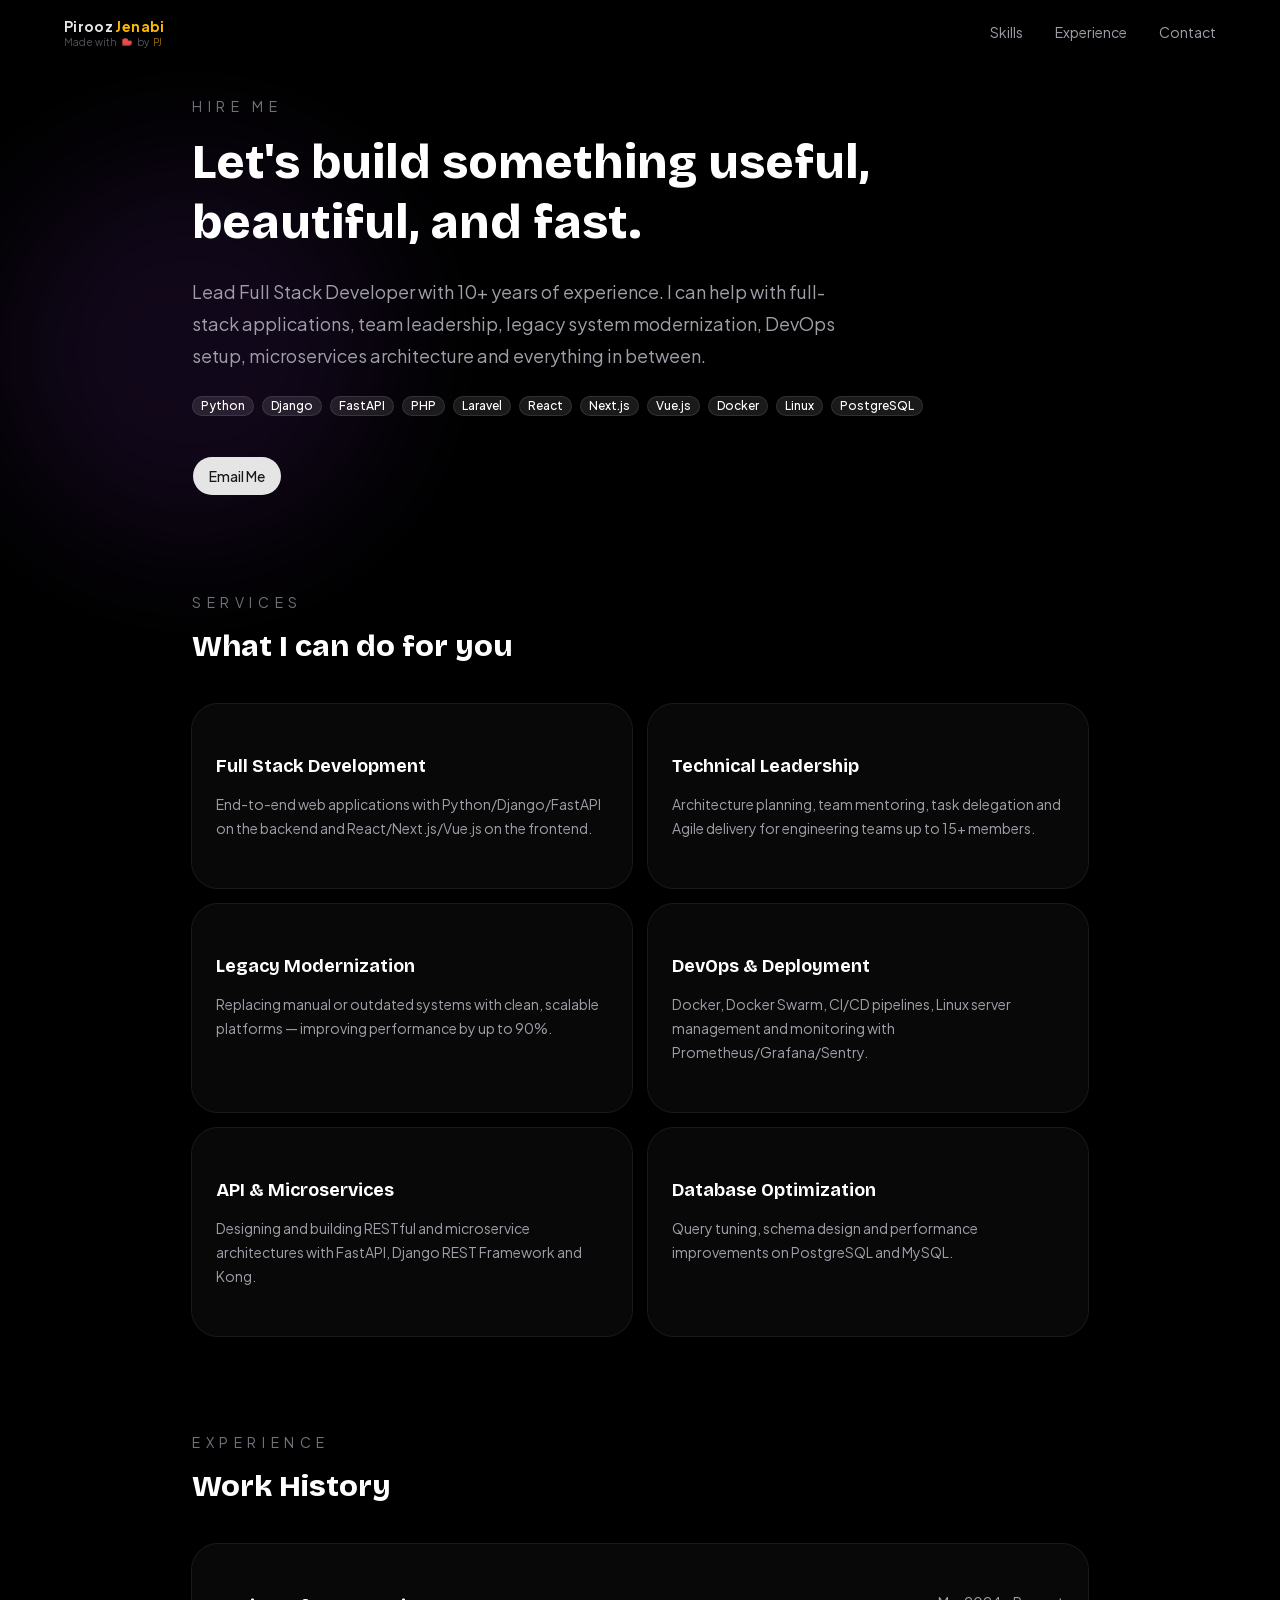
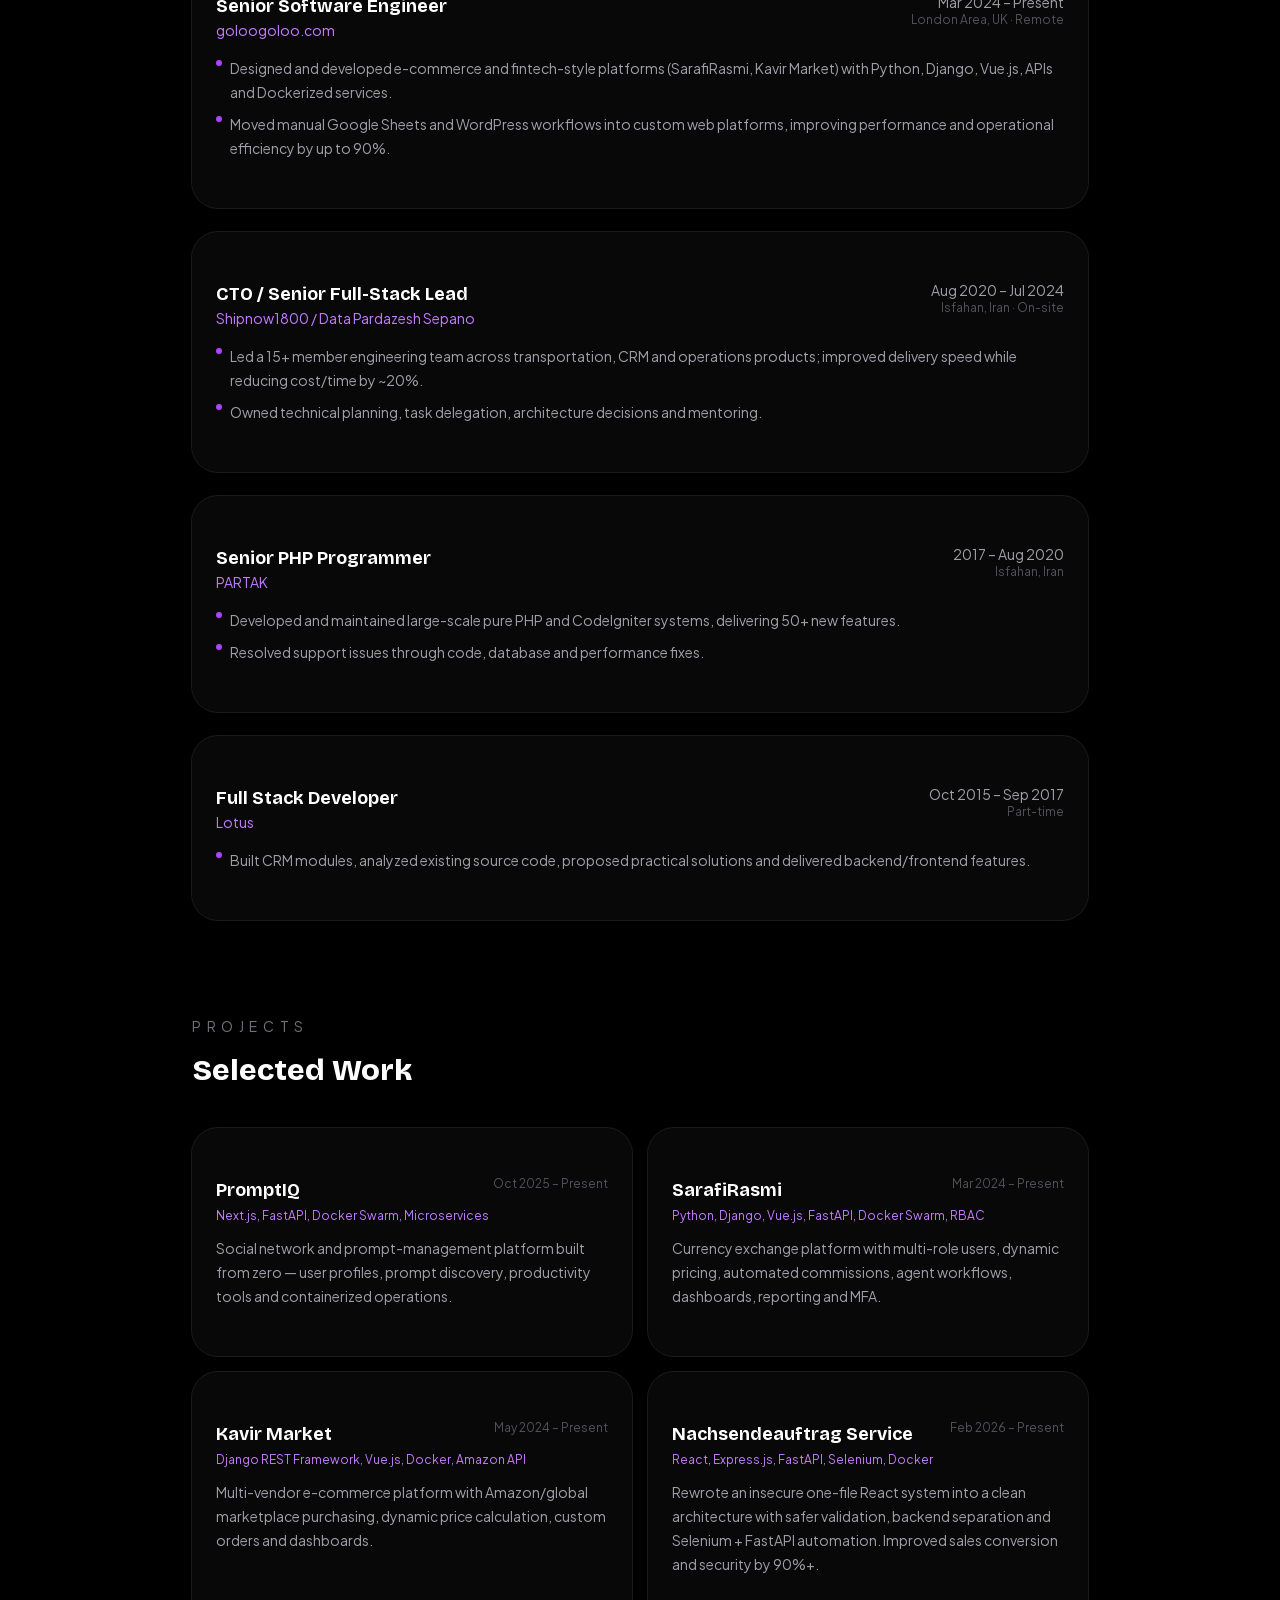
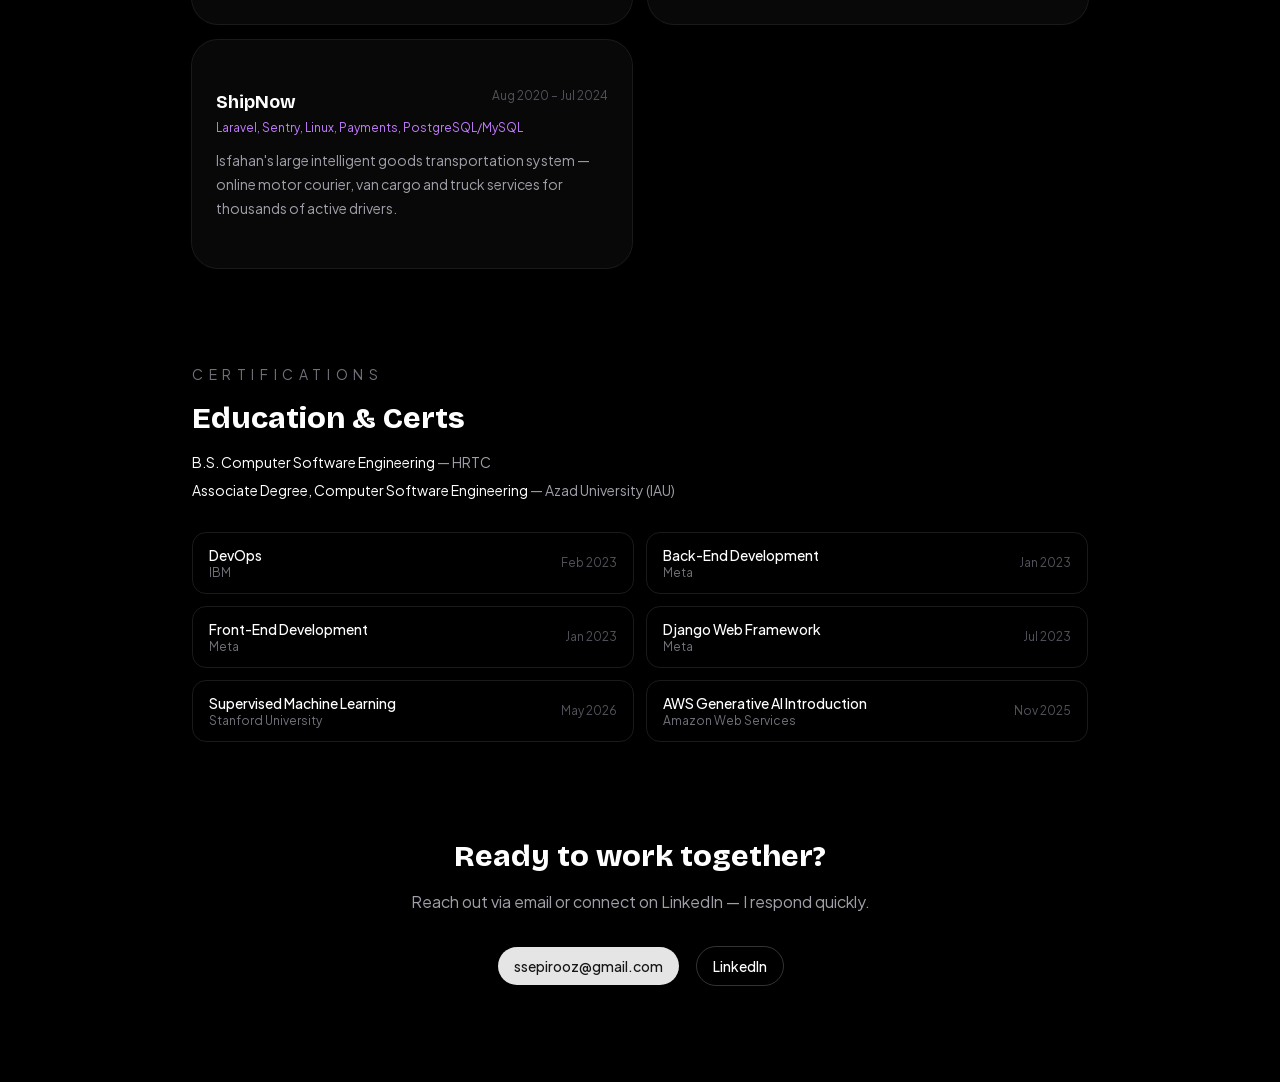
<file: hire-me.html>
<!DOCTYPE html><html lang="en" class="dark bricolage_grotesque_723b3d74-module___DAtla__variable plus_jakarta_sans_c93eebe1-module__StY-dG__variable"><head><meta charSet="utf-8"/><meta name="viewport" content="width=device-width, initial-scale=1"/><link rel="preload" href="/_next/static/media/017d9bea37084d9b-s.p.41rroleoq1br7.woff2" as="font" crossorigin="" type="font/woff2"/><link rel="preload" href="/_next/static/media/fba5a26ea33df6a3-s.p.18rizl4rsrl42.woff2" as="font" crossorigin="" type="font/woff2"/><link rel="stylesheet" href="/_next/static/chunks/23erg3egtb6_e.css" data-precedence="next"/><link rel="preload" as="script" fetchPriority="low" href="/_next/static/chunks/0dhbjz-xsmu83.js"/><script src="/_next/static/chunks/15orcrkp-_9ct.js" async=""></script><script src="/_next/static/chunks/2cya-h6pss2j9.js" async=""></script><script src="/_next/static/chunks/082obv3v03b-9.js" async=""></script><script src="/_next/static/chunks/turbopack-0xgbvc99k_5u6.js" async=""></script><script src="/_next/static/chunks/3f9ctrtflvluq.js" async=""></script><script src="/_next/static/chunks/14mrh2-p_w84d.js" async=""></script><meta name="next-size-adjust" content=""/><title>Pirooz Jenabi | Lead Full Stack Developer</title><meta name="description" content="Lead Full Stack Developer and technical leader — Python, PHP, React, Next.js, Vue.js, Docker. Available for freelance work."/><link rel="icon" href="/favicon.ico?favicon.0jji_4zb0_4v5.ico" sizes="48x48" type="image/x-icon"/><link rel="icon" href="/favicon-16x16.png" sizes="16x16" type="image/png"/><link rel="icon" href="/favicon-32x32.png" sizes="32x32" type="image/png"/><link rel="icon" href="/favicon.ico"/><link rel="apple-touch-icon" href="/apple-touch-icon.png"/><script src="/_next/static/chunks/0cz1d0mv5g_q7.js" noModule=""></script></head><body class="font-body"><div hidden=""><!--$--><!--/$--></div><header class="fixed left-0 right-0 top-0 z-50 px-5 py-4 transition-all duration-500 md:px-8 bg-transparent"><nav class="mx-auto flex max-w-6xl items-center justify-between"><div class="flex flex-col leading-tight"><a class="font-heading text-sm font-bold tracking-wide text-white/90 transition-colors hover:text-white" href="/">Pirooz <span class="text-amber-400">Jenabi</span></a><span class="hidden items-center gap-1 text-[10px] text-zinc-600 md:flex">Made with<!-- --> <img alt="PJ" loading="lazy" width="12" height="12" decoding="async" data-nimg="1" class="inline-block" style="color:transparent" src="/favicon-32x32.png"/> <!-- -->by <span class="text-amber-400/60">PJ</span></span></div><ul class="hidden items-center gap-8 text-sm md:flex"><li><a class="relative text-zinc-400 transition-colors hover:text-white after:absolute after:-bottom-0.5 after:left-0 after:h-px after:w-0 after:bg-amber-400 after:transition-all after:duration-300 hover:after:w-full" href="/#skills">Skills</a></li><li><a class="relative text-zinc-400 transition-colors hover:text-white after:absolute after:-bottom-0.5 after:left-0 after:h-px after:w-0 after:bg-amber-400 after:transition-all after:duration-300 hover:after:w-full" href="/hire-me">Experience</a></li><li><a class="relative text-zinc-400 transition-colors hover:text-white after:absolute after:-bottom-0.5 after:left-0 after:h-px after:w-0 after:bg-amber-400 after:transition-all after:duration-300 hover:after:w-full" href="/#contact">Contact</a></li></ul><button aria-label="Toggle menu" class="flex h-9 w-9 flex-col items-center justify-center gap-1.5 md:hidden"><span class="block h-0.5 w-6 bg-white transition-all duration-300 "></span><span class="block h-0.5 w-6 bg-white transition-all duration-300 "></span><span class="block h-0.5 w-6 bg-white transition-all duration-300 "></span></button></nav></header><div class="fixed inset-0 z-40 transition-all duration-300 md:hidden pointer-events-none opacity-0"><div class="absolute inset-0 bg-black/60 backdrop-blur-sm"></div><div class="absolute right-0 top-0 flex h-full w-64 flex-col bg-[#0d0d0f] px-6 pt-20 pb-8 transition-transform duration-300 translate-x-full"><ul class="flex flex-col gap-6 text-lg"><li><a class="font-heading font-semibold text-zinc-300 transition-colors hover:text-amber-400" href="/#skills">Skills</a></li><li><a class="font-heading font-semibold text-zinc-300 transition-colors hover:text-amber-400" href="/hire-me">Experience</a></li><li><a class="font-heading font-semibold text-zinc-300 transition-colors hover:text-amber-400" href="/#contact">Contact</a></li></ul><div class="mt-8 flex flex-col gap-3"><a class="rounded-md bg-amber-400 px-5 py-2.5 text-center text-sm font-bold text-black transition hover:bg-amber-300" href="/hire-me">Hire Me</a><a href="/Lead_Full_Stack_Developer_Pirooz_Jenabi_.pdf" download="" class="rounded-md border border-white/20 px-5 py-2.5 text-center text-sm font-medium text-white/80 transition hover:border-amber-400/50 hover:text-white">Download Resume</a></div><div class="mt-auto border-t border-white/10 pt-6 space-y-2"><p class="text-xs text-zinc-600">ssepirooz@gmail.com</p><p class="flex items-center gap-1.5 text-xs text-zinc-600">Made with<!-- --> <img alt="PJ favicon" loading="lazy" width="14" height="14" decoding="async" data-nimg="1" class="inline-block" style="color:transparent" src="/favicon-32x32.png"/> <!-- -->by <span class="text-amber-400/70">PJ</span></p></div></div></div><main class="min-h-screen bg-black px-6 py-24 text-white"><div class="absolute left-0 top-40 h-96 w-96 rounded-full bg-purple-500/10 blur-3xl"></div><section class="relative mx-auto max-w-4xl"><p class="text-sm uppercase tracking-[0.4em] text-zinc-500">Hire Me</p><h1 class="mt-4 text-5xl font-black leading-tight">Let&#x27;s build something useful,<br/>beautiful, and fast.</h1><p class="mt-6 max-w-2xl text-lg leading-8 text-zinc-400">Lead Full Stack Developer with 10+ years of experience. I can help with full-stack applications, team leadership, legacy system modernization, DevOps setup, microservices architecture and everything in between.</p><div class="mt-6 flex flex-wrap gap-2"><span data-slot="badge" data-variant="default" class="group/badge inline-flex h-5 w-fit shrink-0 items-center justify-center gap-1 overflow-hidden border px-2 py-0.5 text-xs font-medium whitespace-nowrap transition-all focus-visible:border-ring focus-visible:ring-[3px] focus-visible:ring-ring/50 has-data-[icon=inline-end]:pr-1.5 has-data-[icon=inline-start]:pl-1.5 aria-invalid:border-destructive aria-invalid:ring-destructive/20 dark:aria-invalid:ring-destructive/40 [&amp;&gt;svg]:pointer-events-none [&amp;&gt;svg]:size-3! [a]:hover:bg-primary/80 rounded-full border-white/10 bg-white/10 text-white">Python</span><span data-slot="badge" data-variant="default" class="group/badge inline-flex h-5 w-fit shrink-0 items-center justify-center gap-1 overflow-hidden border px-2 py-0.5 text-xs font-medium whitespace-nowrap transition-all focus-visible:border-ring focus-visible:ring-[3px] focus-visible:ring-ring/50 has-data-[icon=inline-end]:pr-1.5 has-data-[icon=inline-start]:pl-1.5 aria-invalid:border-destructive aria-invalid:ring-destructive/20 dark:aria-invalid:ring-destructive/40 [&amp;&gt;svg]:pointer-events-none [&amp;&gt;svg]:size-3! [a]:hover:bg-primary/80 rounded-full border-white/10 bg-white/10 text-white">Django</span><span data-slot="badge" data-variant="default" class="group/badge inline-flex h-5 w-fit shrink-0 items-center justify-center gap-1 overflow-hidden border px-2 py-0.5 text-xs font-medium whitespace-nowrap transition-all focus-visible:border-ring focus-visible:ring-[3px] focus-visible:ring-ring/50 has-data-[icon=inline-end]:pr-1.5 has-data-[icon=inline-start]:pl-1.5 aria-invalid:border-destructive aria-invalid:ring-destructive/20 dark:aria-invalid:ring-destructive/40 [&amp;&gt;svg]:pointer-events-none [&amp;&gt;svg]:size-3! [a]:hover:bg-primary/80 rounded-full border-white/10 bg-white/10 text-white">FastAPI</span><span data-slot="badge" data-variant="default" class="group/badge inline-flex h-5 w-fit shrink-0 items-center justify-center gap-1 overflow-hidden border px-2 py-0.5 text-xs font-medium whitespace-nowrap transition-all focus-visible:border-ring focus-visible:ring-[3px] focus-visible:ring-ring/50 has-data-[icon=inline-end]:pr-1.5 has-data-[icon=inline-start]:pl-1.5 aria-invalid:border-destructive aria-invalid:ring-destructive/20 dark:aria-invalid:ring-destructive/40 [&amp;&gt;svg]:pointer-events-none [&amp;&gt;svg]:size-3! [a]:hover:bg-primary/80 rounded-full border-white/10 bg-white/10 text-white">PHP</span><span data-slot="badge" data-variant="default" class="group/badge inline-flex h-5 w-fit shrink-0 items-center justify-center gap-1 overflow-hidden border px-2 py-0.5 text-xs font-medium whitespace-nowrap transition-all focus-visible:border-ring focus-visible:ring-[3px] focus-visible:ring-ring/50 has-data-[icon=inline-end]:pr-1.5 has-data-[icon=inline-start]:pl-1.5 aria-invalid:border-destructive aria-invalid:ring-destructive/20 dark:aria-invalid:ring-destructive/40 [&amp;&gt;svg]:pointer-events-none [&amp;&gt;svg]:size-3! [a]:hover:bg-primary/80 rounded-full border-white/10 bg-white/10 text-white">Laravel</span><span data-slot="badge" data-variant="default" class="group/badge inline-flex h-5 w-fit shrink-0 items-center justify-center gap-1 overflow-hidden border px-2 py-0.5 text-xs font-medium whitespace-nowrap transition-all focus-visible:border-ring focus-visible:ring-[3px] focus-visible:ring-ring/50 has-data-[icon=inline-end]:pr-1.5 has-data-[icon=inline-start]:pl-1.5 aria-invalid:border-destructive aria-invalid:ring-destructive/20 dark:aria-invalid:ring-destructive/40 [&amp;&gt;svg]:pointer-events-none [&amp;&gt;svg]:size-3! [a]:hover:bg-primary/80 rounded-full border-white/10 bg-white/10 text-white">React</span><span data-slot="badge" data-variant="default" class="group/badge inline-flex h-5 w-fit shrink-0 items-center justify-center gap-1 overflow-hidden border px-2 py-0.5 text-xs font-medium whitespace-nowrap transition-all focus-visible:border-ring focus-visible:ring-[3px] focus-visible:ring-ring/50 has-data-[icon=inline-end]:pr-1.5 has-data-[icon=inline-start]:pl-1.5 aria-invalid:border-destructive aria-invalid:ring-destructive/20 dark:aria-invalid:ring-destructive/40 [&amp;&gt;svg]:pointer-events-none [&amp;&gt;svg]:size-3! [a]:hover:bg-primary/80 rounded-full border-white/10 bg-white/10 text-white">Next.js</span><span data-slot="badge" data-variant="default" class="group/badge inline-flex h-5 w-fit shrink-0 items-center justify-center gap-1 overflow-hidden border px-2 py-0.5 text-xs font-medium whitespace-nowrap transition-all focus-visible:border-ring focus-visible:ring-[3px] focus-visible:ring-ring/50 has-data-[icon=inline-end]:pr-1.5 has-data-[icon=inline-start]:pl-1.5 aria-invalid:border-destructive aria-invalid:ring-destructive/20 dark:aria-invalid:ring-destructive/40 [&amp;&gt;svg]:pointer-events-none [&amp;&gt;svg]:size-3! [a]:hover:bg-primary/80 rounded-full border-white/10 bg-white/10 text-white">Vue.js</span><span data-slot="badge" data-variant="default" class="group/badge inline-flex h-5 w-fit shrink-0 items-center justify-center gap-1 overflow-hidden border px-2 py-0.5 text-xs font-medium whitespace-nowrap transition-all focus-visible:border-ring focus-visible:ring-[3px] focus-visible:ring-ring/50 has-data-[icon=inline-end]:pr-1.5 has-data-[icon=inline-start]:pl-1.5 aria-invalid:border-destructive aria-invalid:ring-destructive/20 dark:aria-invalid:ring-destructive/40 [&amp;&gt;svg]:pointer-events-none [&amp;&gt;svg]:size-3! [a]:hover:bg-primary/80 rounded-full border-white/10 bg-white/10 text-white">Docker</span><span data-slot="badge" data-variant="default" class="group/badge inline-flex h-5 w-fit shrink-0 items-center justify-center gap-1 overflow-hidden border px-2 py-0.5 text-xs font-medium whitespace-nowrap transition-all focus-visible:border-ring focus-visible:ring-[3px] focus-visible:ring-ring/50 has-data-[icon=inline-end]:pr-1.5 has-data-[icon=inline-start]:pl-1.5 aria-invalid:border-destructive aria-invalid:ring-destructive/20 dark:aria-invalid:ring-destructive/40 [&amp;&gt;svg]:pointer-events-none [&amp;&gt;svg]:size-3! [a]:hover:bg-primary/80 rounded-full border-white/10 bg-white/10 text-white">Linux</span><span data-slot="badge" data-variant="default" class="group/badge inline-flex h-5 w-fit shrink-0 items-center justify-center gap-1 overflow-hidden border px-2 py-0.5 text-xs font-medium whitespace-nowrap transition-all focus-visible:border-ring focus-visible:ring-[3px] focus-visible:ring-ring/50 has-data-[icon=inline-end]:pr-1.5 has-data-[icon=inline-start]:pl-1.5 aria-invalid:border-destructive aria-invalid:ring-destructive/20 dark:aria-invalid:ring-destructive/40 [&amp;&gt;svg]:pointer-events-none [&amp;&gt;svg]:size-3! [a]:hover:bg-primary/80 rounded-full border-white/10 bg-white/10 text-white">PostgreSQL</span></div><a href="mailto:ssepirooz@gmail.com" data-slot="button" data-variant="default" data-size="lg" class="group/button inline-flex shrink-0 items-center justify-center border border-transparent bg-clip-padding text-sm font-medium whitespace-nowrap transition-all outline-none select-none focus-visible:border-ring focus-visible:ring-3 focus-visible:ring-ring/30 active:not-aria-[haspopup]:translate-y-px disabled:pointer-events-none disabled:opacity-50 aria-invalid:border-destructive aria-invalid:ring-3 aria-invalid:ring-destructive/20 dark:aria-invalid:border-destructive/50 dark:aria-invalid:ring-destructive/40 [&amp;_svg]:pointer-events-none [&amp;_svg]:shrink-0 [&amp;_svg:not([class*=&#x27;size-&#x27;])]:size-4 bg-primary text-primary-foreground hover:bg-primary/80 h-10 gap-1.5 px-4 has-data-[icon=inline-end]:pr-3 has-data-[icon=inline-start]:pl-3 mt-10 rounded-full">Email Me</a></section><section class="relative mx-auto mt-24 max-w-4xl"><p class="text-sm uppercase tracking-[0.4em] text-zinc-500">Services</p><h2 class="mt-4 text-3xl font-black">What I can do for you</h2><div class="mt-10 grid gap-4 md:grid-cols-2"><div data-slot="card" data-size="default" class="group/card flex flex-col gap-6 overflow-hidden rounded-4xl py-6 text-sm text-card-foreground shadow-md ring-1 ring-foreground/5 has-[&gt;img:first-child]:pt-0 data-[size=sm]:gap-4 data-[size=sm]:py-4 dark:ring-foreground/10 *:[img:first-child]:rounded-t-4xl *:[img:last-child]:rounded-b-4xl border-white/10 bg-white/3 transition hover:-translate-y-1 hover:bg-white/[0.07]"><div data-slot="card-content" class="group-data-[size=sm]/card:px-4 p-6"><h3 class="text-lg font-bold text-white">Full Stack Development</h3><p class="mt-3 text-sm leading-6 text-zinc-400">End-to-end web applications with Python/Django/FastAPI on the backend and React/Next.js/Vue.js on the frontend.</p></div></div><div data-slot="card" data-size="default" class="group/card flex flex-col gap-6 overflow-hidden rounded-4xl py-6 text-sm text-card-foreground shadow-md ring-1 ring-foreground/5 has-[&gt;img:first-child]:pt-0 data-[size=sm]:gap-4 data-[size=sm]:py-4 dark:ring-foreground/10 *:[img:first-child]:rounded-t-4xl *:[img:last-child]:rounded-b-4xl border-white/10 bg-white/3 transition hover:-translate-y-1 hover:bg-white/[0.07]"><div data-slot="card-content" class="group-data-[size=sm]/card:px-4 p-6"><h3 class="text-lg font-bold text-white">Technical Leadership</h3><p class="mt-3 text-sm leading-6 text-zinc-400">Architecture planning, team mentoring, task delegation and Agile delivery for engineering teams up to 15+ members.</p></div></div><div data-slot="card" data-size="default" class="group/card flex flex-col gap-6 overflow-hidden rounded-4xl py-6 text-sm text-card-foreground shadow-md ring-1 ring-foreground/5 has-[&gt;img:first-child]:pt-0 data-[size=sm]:gap-4 data-[size=sm]:py-4 dark:ring-foreground/10 *:[img:first-child]:rounded-t-4xl *:[img:last-child]:rounded-b-4xl border-white/10 bg-white/3 transition hover:-translate-y-1 hover:bg-white/[0.07]"><div data-slot="card-content" class="group-data-[size=sm]/card:px-4 p-6"><h3 class="text-lg font-bold text-white">Legacy Modernization</h3><p class="mt-3 text-sm leading-6 text-zinc-400">Replacing manual or outdated systems with clean, scalable platforms — improving performance by up to 90%.</p></div></div><div data-slot="card" data-size="default" class="group/card flex flex-col gap-6 overflow-hidden rounded-4xl py-6 text-sm text-card-foreground shadow-md ring-1 ring-foreground/5 has-[&gt;img:first-child]:pt-0 data-[size=sm]:gap-4 data-[size=sm]:py-4 dark:ring-foreground/10 *:[img:first-child]:rounded-t-4xl *:[img:last-child]:rounded-b-4xl border-white/10 bg-white/3 transition hover:-translate-y-1 hover:bg-white/[0.07]"><div data-slot="card-content" class="group-data-[size=sm]/card:px-4 p-6"><h3 class="text-lg font-bold text-white">DevOps &amp; Deployment</h3><p class="mt-3 text-sm leading-6 text-zinc-400">Docker, Docker Swarm, CI/CD pipelines, Linux server management and monitoring with Prometheus/Grafana/Sentry.</p></div></div><div data-slot="card" data-size="default" class="group/card flex flex-col gap-6 overflow-hidden rounded-4xl py-6 text-sm text-card-foreground shadow-md ring-1 ring-foreground/5 has-[&gt;img:first-child]:pt-0 data-[size=sm]:gap-4 data-[size=sm]:py-4 dark:ring-foreground/10 *:[img:first-child]:rounded-t-4xl *:[img:last-child]:rounded-b-4xl border-white/10 bg-white/3 transition hover:-translate-y-1 hover:bg-white/[0.07]"><div data-slot="card-content" class="group-data-[size=sm]/card:px-4 p-6"><h3 class="text-lg font-bold text-white">API &amp; Microservices</h3><p class="mt-3 text-sm leading-6 text-zinc-400">Designing and building RESTful and microservice architectures with FastAPI, Django REST Framework and Kong.</p></div></div><div data-slot="card" data-size="default" class="group/card flex flex-col gap-6 overflow-hidden rounded-4xl py-6 text-sm text-card-foreground shadow-md ring-1 ring-foreground/5 has-[&gt;img:first-child]:pt-0 data-[size=sm]:gap-4 data-[size=sm]:py-4 dark:ring-foreground/10 *:[img:first-child]:rounded-t-4xl *:[img:last-child]:rounded-b-4xl border-white/10 bg-white/3 transition hover:-translate-y-1 hover:bg-white/[0.07]"><div data-slot="card-content" class="group-data-[size=sm]/card:px-4 p-6"><h3 class="text-lg font-bold text-white">Database Optimization</h3><p class="mt-3 text-sm leading-6 text-zinc-400">Query tuning, schema design and performance improvements on PostgreSQL and MySQL.</p></div></div></div></section><section class="relative mx-auto mt-24 max-w-4xl"><p class="text-sm uppercase tracking-[0.4em] text-zinc-500">Experience</p><h2 class="mt-4 text-3xl font-black">Work History</h2><div class="mt-10 flex flex-col gap-6"><div data-slot="card" data-size="default" class="group/card flex flex-col gap-6 overflow-hidden rounded-4xl py-6 text-sm text-card-foreground shadow-md ring-1 ring-foreground/5 has-[&gt;img:first-child]:pt-0 data-[size=sm]:gap-4 data-[size=sm]:py-4 dark:ring-foreground/10 *:[img:first-child]:rounded-t-4xl *:[img:last-child]:rounded-b-4xl border-white/10 bg-white/3"><div data-slot="card-content" class="group-data-[size=sm]/card:px-4 p-6"><div class="flex flex-wrap items-start justify-between gap-2"><div><h3 class="text-lg font-bold text-white">Senior Software Engineer</h3><p class="text-sm text-purple-400">goloogoloo.com</p></div><div class="text-right"><p class="text-sm text-zinc-400">Mar 2024 – Present</p><p class="text-xs text-zinc-600">London Area, UK · Remote</p></div></div><ul class="mt-4 space-y-2"><li class="flex gap-2 text-sm leading-6 text-zinc-400"><span class="mt-1 h-1.5 w-1.5 shrink-0 rounded-full bg-purple-500"></span>Designed and developed e-commerce and fintech-style platforms (SarafiRasmi, Kavir Market) with Python, Django, Vue.js, APIs and Dockerized services.</li><li class="flex gap-2 text-sm leading-6 text-zinc-400"><span class="mt-1 h-1.5 w-1.5 shrink-0 rounded-full bg-purple-500"></span>Moved manual Google Sheets and WordPress workflows into custom web platforms, improving performance and operational efficiency by up to 90%.</li></ul></div></div><div data-slot="card" data-size="default" class="group/card flex flex-col gap-6 overflow-hidden rounded-4xl py-6 text-sm text-card-foreground shadow-md ring-1 ring-foreground/5 has-[&gt;img:first-child]:pt-0 data-[size=sm]:gap-4 data-[size=sm]:py-4 dark:ring-foreground/10 *:[img:first-child]:rounded-t-4xl *:[img:last-child]:rounded-b-4xl border-white/10 bg-white/3"><div data-slot="card-content" class="group-data-[size=sm]/card:px-4 p-6"><div class="flex flex-wrap items-start justify-between gap-2"><div><h3 class="text-lg font-bold text-white">CTO / Senior Full-Stack Lead</h3><p class="text-sm text-purple-400">Shipnow1800 / Data Pardazesh Sepano</p></div><div class="text-right"><p class="text-sm text-zinc-400">Aug 2020 – Jul 2024</p><p class="text-xs text-zinc-600">Isfahan, Iran · On-site</p></div></div><ul class="mt-4 space-y-2"><li class="flex gap-2 text-sm leading-6 text-zinc-400"><span class="mt-1 h-1.5 w-1.5 shrink-0 rounded-full bg-purple-500"></span>Led a 15+ member engineering team across transportation, CRM and operations products; improved delivery speed while reducing cost/time by ~20%.</li><li class="flex gap-2 text-sm leading-6 text-zinc-400"><span class="mt-1 h-1.5 w-1.5 shrink-0 rounded-full bg-purple-500"></span>Owned technical planning, task delegation, architecture decisions and mentoring.</li></ul></div></div><div data-slot="card" data-size="default" class="group/card flex flex-col gap-6 overflow-hidden rounded-4xl py-6 text-sm text-card-foreground shadow-md ring-1 ring-foreground/5 has-[&gt;img:first-child]:pt-0 data-[size=sm]:gap-4 data-[size=sm]:py-4 dark:ring-foreground/10 *:[img:first-child]:rounded-t-4xl *:[img:last-child]:rounded-b-4xl border-white/10 bg-white/3"><div data-slot="card-content" class="group-data-[size=sm]/card:px-4 p-6"><div class="flex flex-wrap items-start justify-between gap-2"><div><h3 class="text-lg font-bold text-white">Senior PHP Programmer</h3><p class="text-sm text-purple-400">PARTAK</p></div><div class="text-right"><p class="text-sm text-zinc-400">2017 – Aug 2020</p><p class="text-xs text-zinc-600">Isfahan, Iran</p></div></div><ul class="mt-4 space-y-2"><li class="flex gap-2 text-sm leading-6 text-zinc-400"><span class="mt-1 h-1.5 w-1.5 shrink-0 rounded-full bg-purple-500"></span>Developed and maintained large-scale pure PHP and CodeIgniter systems, delivering 50+ new features.</li><li class="flex gap-2 text-sm leading-6 text-zinc-400"><span class="mt-1 h-1.5 w-1.5 shrink-0 rounded-full bg-purple-500"></span>Resolved support issues through code, database and performance fixes.</li></ul></div></div><div data-slot="card" data-size="default" class="group/card flex flex-col gap-6 overflow-hidden rounded-4xl py-6 text-sm text-card-foreground shadow-md ring-1 ring-foreground/5 has-[&gt;img:first-child]:pt-0 data-[size=sm]:gap-4 data-[size=sm]:py-4 dark:ring-foreground/10 *:[img:first-child]:rounded-t-4xl *:[img:last-child]:rounded-b-4xl border-white/10 bg-white/3"><div data-slot="card-content" class="group-data-[size=sm]/card:px-4 p-6"><div class="flex flex-wrap items-start justify-between gap-2"><div><h3 class="text-lg font-bold text-white">Full Stack Developer</h3><p class="text-sm text-purple-400">Lotus</p></div><div class="text-right"><p class="text-sm text-zinc-400">Oct 2015 – Sep 2017</p><p class="text-xs text-zinc-600">Part-time</p></div></div><ul class="mt-4 space-y-2"><li class="flex gap-2 text-sm leading-6 text-zinc-400"><span class="mt-1 h-1.5 w-1.5 shrink-0 rounded-full bg-purple-500"></span>Built CRM modules, analyzed existing source code, proposed practical solutions and delivered backend/frontend features.</li></ul></div></div></div></section><section class="relative mx-auto mt-24 max-w-4xl"><p class="text-sm uppercase tracking-[0.4em] text-zinc-500">Projects</p><h2 class="mt-4 text-3xl font-black">Selected Work</h2><div class="mt-10 grid gap-4 md:grid-cols-2"><div data-slot="card" data-size="default" class="group/card flex flex-col gap-6 overflow-hidden rounded-4xl py-6 text-sm text-card-foreground shadow-md ring-1 ring-foreground/5 has-[&gt;img:first-child]:pt-0 data-[size=sm]:gap-4 data-[size=sm]:py-4 dark:ring-foreground/10 *:[img:first-child]:rounded-t-4xl *:[img:last-child]:rounded-b-4xl border-white/10 bg-white/3 transition hover:-translate-y-1 hover:bg-white/[0.07]"><div data-slot="card-content" class="group-data-[size=sm]/card:px-4 p-6"><div class="flex items-start justify-between gap-2"><h3 class="text-lg font-bold text-white">PromptIQ</h3><span class="text-xs text-zinc-600 whitespace-nowrap">Oct 2025 – Present</span></div><p class="mt-1 text-xs text-purple-400">Next.js, FastAPI, Docker Swarm, Microservices</p><p class="mt-3 text-sm leading-6 text-zinc-400">Social network and prompt-management platform built from zero — user profiles, prompt discovery, productivity tools and containerized operations.</p></div></div><div data-slot="card" data-size="default" class="group/card flex flex-col gap-6 overflow-hidden rounded-4xl py-6 text-sm text-card-foreground shadow-md ring-1 ring-foreground/5 has-[&gt;img:first-child]:pt-0 data-[size=sm]:gap-4 data-[size=sm]:py-4 dark:ring-foreground/10 *:[img:first-child]:rounded-t-4xl *:[img:last-child]:rounded-b-4xl border-white/10 bg-white/3 transition hover:-translate-y-1 hover:bg-white/[0.07]"><div data-slot="card-content" class="group-data-[size=sm]/card:px-4 p-6"><div class="flex items-start justify-between gap-2"><h3 class="text-lg font-bold text-white">SarafiRasmi</h3><span class="text-xs text-zinc-600 whitespace-nowrap">Mar 2024 – Present</span></div><p class="mt-1 text-xs text-purple-400">Python, Django, Vue.js, FastAPI, Docker Swarm, RBAC</p><p class="mt-3 text-sm leading-6 text-zinc-400">Currency exchange platform with multi-role users, dynamic pricing, automated commissions, agent workflows, dashboards, reporting and MFA.</p></div></div><div data-slot="card" data-size="default" class="group/card flex flex-col gap-6 overflow-hidden rounded-4xl py-6 text-sm text-card-foreground shadow-md ring-1 ring-foreground/5 has-[&gt;img:first-child]:pt-0 data-[size=sm]:gap-4 data-[size=sm]:py-4 dark:ring-foreground/10 *:[img:first-child]:rounded-t-4xl *:[img:last-child]:rounded-b-4xl border-white/10 bg-white/3 transition hover:-translate-y-1 hover:bg-white/[0.07]"><div data-slot="card-content" class="group-data-[size=sm]/card:px-4 p-6"><div class="flex items-start justify-between gap-2"><h3 class="text-lg font-bold text-white">Kavir Market</h3><span class="text-xs text-zinc-600 whitespace-nowrap">May 2024 – Present</span></div><p class="mt-1 text-xs text-purple-400">Django REST Framework, Vue.js, Docker, Amazon API</p><p class="mt-3 text-sm leading-6 text-zinc-400">Multi-vendor e-commerce platform with Amazon/global marketplace purchasing, dynamic price calculation, custom orders and dashboards.</p></div></div><div data-slot="card" data-size="default" class="group/card flex flex-col gap-6 overflow-hidden rounded-4xl py-6 text-sm text-card-foreground shadow-md ring-1 ring-foreground/5 has-[&gt;img:first-child]:pt-0 data-[size=sm]:gap-4 data-[size=sm]:py-4 dark:ring-foreground/10 *:[img:first-child]:rounded-t-4xl *:[img:last-child]:rounded-b-4xl border-white/10 bg-white/3 transition hover:-translate-y-1 hover:bg-white/[0.07]"><div data-slot="card-content" class="group-data-[size=sm]/card:px-4 p-6"><div class="flex items-start justify-between gap-2"><h3 class="text-lg font-bold text-white">Nachsendeauftrag Service</h3><span class="text-xs text-zinc-600 whitespace-nowrap">Feb 2026 – Present</span></div><p class="mt-1 text-xs text-purple-400">React, Express.js, FastAPI, Selenium, Docker</p><p class="mt-3 text-sm leading-6 text-zinc-400">Rewrote an insecure one-file React system into a clean architecture with safer validation, backend separation and Selenium + FastAPI automation. Improved sales conversion and security by 90%+.</p></div></div><div data-slot="card" data-size="default" class="group/card flex flex-col gap-6 overflow-hidden rounded-4xl py-6 text-sm text-card-foreground shadow-md ring-1 ring-foreground/5 has-[&gt;img:first-child]:pt-0 data-[size=sm]:gap-4 data-[size=sm]:py-4 dark:ring-foreground/10 *:[img:first-child]:rounded-t-4xl *:[img:last-child]:rounded-b-4xl border-white/10 bg-white/3 transition hover:-translate-y-1 hover:bg-white/[0.07]"><div data-slot="card-content" class="group-data-[size=sm]/card:px-4 p-6"><div class="flex items-start justify-between gap-2"><h3 class="text-lg font-bold text-white">ShipNow</h3><span class="text-xs text-zinc-600 whitespace-nowrap">Aug 2020 – Jul 2024</span></div><p class="mt-1 text-xs text-purple-400">Laravel, Sentry, Linux, Payments, PostgreSQL/MySQL</p><p class="mt-3 text-sm leading-6 text-zinc-400">Isfahan&#x27;s large intelligent goods transportation system — online motor courier, van cargo and truck services for thousands of active drivers.</p></div></div></div></section><section class="relative mx-auto mt-24 max-w-4xl"><p class="text-sm uppercase tracking-[0.4em] text-zinc-500">Certifications</p><h2 class="mt-4 text-3xl font-black">Education &amp; Certs</h2><div class="mt-4 flex flex-col gap-2 text-zinc-400"><p class="text-sm"><span class="text-white">B.S. Computer Software Engineering</span> — HRTC</p><p class="text-sm"><span class="text-white">Associate Degree, Computer Software Engineering</span> — Azad University (IAU)</p></div><div class="mt-8 grid gap-3 md:grid-cols-2"><div class="flex items-center justify-between rounded-xl border border-white/10 px-4 py-3"><div><p class="text-sm font-medium text-white">DevOps</p><p class="text-xs text-zinc-500">IBM</p></div><span class="text-xs text-zinc-600">Feb 2023</span></div><div class="flex items-center justify-between rounded-xl border border-white/10 px-4 py-3"><div><p class="text-sm font-medium text-white">Back-End Development</p><p class="text-xs text-zinc-500">Meta</p></div><span class="text-xs text-zinc-600">Jan 2023</span></div><div class="flex items-center justify-between rounded-xl border border-white/10 px-4 py-3"><div><p class="text-sm font-medium text-white">Front-End Development</p><p class="text-xs text-zinc-500">Meta</p></div><span class="text-xs text-zinc-600">Jan 2023</span></div><div class="flex items-center justify-between rounded-xl border border-white/10 px-4 py-3"><div><p class="text-sm font-medium text-white">Django Web Framework</p><p class="text-xs text-zinc-500">Meta</p></div><span class="text-xs text-zinc-600">Jul 2023</span></div><div class="flex items-center justify-between rounded-xl border border-white/10 px-4 py-3"><div><p class="text-sm font-medium text-white">Supervised Machine Learning</p><p class="text-xs text-zinc-500">Stanford University</p></div><span class="text-xs text-zinc-600">May 2026</span></div><div class="flex items-center justify-between rounded-xl border border-white/10 px-4 py-3"><div><p class="text-sm font-medium text-white">AWS Generative AI Introduction</p><p class="text-xs text-zinc-500">Amazon Web Services</p></div><span class="text-xs text-zinc-600">Nov 2025</span></div></div></section><section class="relative mx-auto mt-24 max-w-4xl text-center"><h2 class="text-3xl font-black">Ready to work together?</h2><p class="mt-4 text-zinc-400">Reach out via email or connect on LinkedIn — I respond quickly.</p><div class="mt-8 flex flex-wrap justify-center gap-4"><a href="mailto:ssepirooz@gmail.com" data-slot="button" data-variant="default" data-size="lg" class="group/button inline-flex shrink-0 items-center justify-center border border-transparent bg-clip-padding text-sm font-medium whitespace-nowrap transition-all outline-none select-none focus-visible:border-ring focus-visible:ring-3 focus-visible:ring-ring/30 active:not-aria-[haspopup]:translate-y-px disabled:pointer-events-none disabled:opacity-50 aria-invalid:border-destructive aria-invalid:ring-3 aria-invalid:ring-destructive/20 dark:aria-invalid:border-destructive/50 dark:aria-invalid:ring-destructive/40 [&amp;_svg]:pointer-events-none [&amp;_svg]:shrink-0 [&amp;_svg:not([class*=&#x27;size-&#x27;])]:size-4 bg-primary text-primary-foreground hover:bg-primary/80 h-10 gap-1.5 px-4 has-data-[icon=inline-end]:pr-3 has-data-[icon=inline-start]:pl-3 rounded-full">ssepirooz@gmail.com</a><a href="https://linkedin.com/in/pirooz-jenabi" target="_blank" rel="noreferrer" data-slot="button" data-variant="outline" data-size="lg" class="group/button inline-flex shrink-0 items-center justify-center border bg-clip-padding text-sm font-medium whitespace-nowrap transition-all outline-none select-none focus-visible:border-ring focus-visible:ring-3 focus-visible:ring-ring/30 active:not-aria-[haspopup]:translate-y-px disabled:pointer-events-none disabled:opacity-50 aria-invalid:border-destructive aria-invalid:ring-3 aria-invalid:ring-destructive/20 dark:aria-invalid:border-destructive/50 dark:aria-invalid:ring-destructive/40 [&amp;_svg]:pointer-events-none [&amp;_svg]:shrink-0 [&amp;_svg:not([class*=&#x27;size-&#x27;])]:size-4 hover:bg-muted hover:text-foreground aria-expanded:bg-muted aria-expanded:text-foreground dark:bg-transparent dark:hover:bg-input/30 h-10 gap-1.5 px-4 has-data-[icon=inline-end]:pr-3 has-data-[icon=inline-start]:pl-3 rounded-full border-white/20 bg-transparent text-white">LinkedIn</a></div></section></main><!--$--><!--/$--><script src="/_next/static/chunks/0dhbjz-xsmu83.js" id="_R_" async=""></script><script>(self.__next_f=self.__next_f||[]).push([0])</script><script>self.__next_f.push([1,"1:\"$Sreact.fragment\"\n2:I[63780,[\"/_next/static/chunks/3f9ctrtflvluq.js\",\"/_next/static/chunks/14mrh2-p_w84d.js\"],\"Navbar\"]\n3:I[39756,[\"/_next/static/chunks/3f9ctrtflvluq.js\",\"/_next/static/chunks/14mrh2-p_w84d.js\"],\"default\"]\n4:I[37457,[\"/_next/static/chunks/3f9ctrtflvluq.js\",\"/_next/static/chunks/14mrh2-p_w84d.js\"],\"default\"]\n17:I[68027,[\"/_next/static/chunks/3f9ctrtflvluq.js\",\"/_next/static/chunks/14mrh2-p_w84d.js\"],\"default\",1]\n:HL[\"/_next/static/chunks/23erg3egtb6_e.css\",\"style\"]\n:HL[\"/_next/static/media/017d9bea37084d9b-s.p.41rroleoq1br7.woff2\",\"font\",{\"crossOrigin\":\"\",\"type\":\"font/woff2\"}]\n:HL[\"/_next/static/media/fba5a26ea33df6a3-s.p.18rizl4rsrl42.woff2\",\"font\",{\"crossOrigin\":\"\",\"type\":\"font/woff2\"}]\n"])</script><script>self.__next_f.push([1,"0:{\"P\":null,\"c\":[\"\",\"hire-me\"],\"q\":\"\",\"i\":false,\"f\":[[[\"\",{\"children\":[\"hire-me\",{\"children\":[\"__PAGE__\",{}]}]},\"$undefined\",\"$undefined\",16],[[\"$\",\"$1\",\"c\",{\"children\":[[[\"$\",\"link\",\"0\",{\"rel\":\"stylesheet\",\"href\":\"/_next/static/chunks/23erg3egtb6_e.css\",\"precedence\":\"next\",\"crossOrigin\":\"$undefined\",\"nonce\":\"$undefined\"}],[\"$\",\"script\",\"script-0\",{\"src\":\"/_next/static/chunks/3f9ctrtflvluq.js\",\"async\":true,\"nonce\":\"$undefined\"}],[\"$\",\"script\",\"script-1\",{\"src\":\"/_next/static/chunks/14mrh2-p_w84d.js\",\"async\":true,\"nonce\":\"$undefined\"}]],[\"$\",\"html\",null,{\"lang\":\"en\",\"className\":\"dark bricolage_grotesque_723b3d74-module___DAtla__variable plus_jakarta_sans_c93eebe1-module__StY-dG__variable\",\"children\":[\"$\",\"body\",null,{\"className\":\"font-body\",\"children\":[[\"$\",\"$L2\",null,{}],[\"$\",\"$L3\",null,{\"parallelRouterKey\":\"children\",\"error\":\"$undefined\",\"errorStyles\":\"$undefined\",\"errorScripts\":\"$undefined\",\"template\":[\"$\",\"$L4\",null,{}],\"templateStyles\":\"$undefined\",\"templateScripts\":\"$undefined\",\"notFound\":[[[\"$\",\"title\",null,{\"children\":\"404: This page could not be found.\"}],[\"$\",\"div\",null,{\"style\":{\"fontFamily\":\"system-ui,\\\"Segoe UI\\\",Roboto,Helvetica,Arial,sans-serif,\\\"Apple Color Emoji\\\",\\\"Segoe UI Emoji\\\"\",\"height\":\"100vh\",\"textAlign\":\"center\",\"display\":\"flex\",\"flexDirection\":\"column\",\"alignItems\":\"center\",\"justifyContent\":\"center\"},\"children\":[\"$\",\"div\",null,{\"children\":[[\"$\",\"style\",null,{\"dangerouslySetInnerHTML\":{\"__html\":\"body{color:#000;background:#fff;margin:0}.next-error-h1{border-right:1px solid rgba(0,0,0,.3)}@media (prefers-color-scheme:dark){body{color:#fff;background:#000}.next-error-h1{border-right:1px solid rgba(255,255,255,.3)}}\"}}],[\"$\",\"h1\",null,{\"className\":\"next-error-h1\",\"style\":{\"display\":\"inline-block\",\"margin\":\"0 20px 0 0\",\"padding\":\"0 23px 0 0\",\"fontSize\":24,\"fontWeight\":500,\"verticalAlign\":\"top\",\"lineHeight\":\"49px\"},\"children\":404}],[\"$\",\"div\",null,{\"style\":{\"display\":\"inline-block\"},\"children\":[\"$\",\"h2\",null,{\"style\":{\"fontSize\":14,\"fontWeight\":400,\"lineHeight\":\"49px\",\"margin\":0},\"children\":\"This page could not be found.\"}]}]]}]}]],[]],\"forbidden\":\"$undefined\",\"unauthorized\":\"$undefined\"}]]}]}]]}],{\"children\":[[\"$\",\"$1\",\"c\",{\"children\":[null,[\"$\",\"$L3\",null,{\"parallelRouterKey\":\"children\",\"error\":\"$undefined\",\"errorStyles\":\"$undefined\",\"errorScripts\":\"$undefined\",\"template\":[\"$\",\"$L4\",null,{}],\"templateStyles\":\"$undefined\",\"templateScripts\":\"$undefined\",\"notFound\":\"$undefined\",\"forbidden\":\"$undefined\",\"unauthorized\":\"$undefined\"}]]}],{\"children\":[[\"$\",\"$1\",\"c\",{\"children\":[[\"$\",\"main\",null,{\"className\":\"min-h-screen bg-black px-6 py-24 text-white\",\"children\":[[\"$\",\"div\",null,{\"className\":\"absolute left-0 top-40 h-96 w-96 rounded-full bg-purple-500/10 blur-3xl\"}],[\"$\",\"section\",null,{\"className\":\"relative mx-auto max-w-4xl\",\"children\":[[\"$\",\"p\",null,{\"className\":\"text-sm uppercase tracking-[0.4em] text-zinc-500\",\"children\":\"Hire Me\"}],[\"$\",\"h1\",null,{\"className\":\"mt-4 text-5xl font-black leading-tight\",\"children\":[\"Let's build something useful,\",[\"$\",\"br\",null,{}],\"beautiful, and fast.\"]}],[\"$\",\"p\",null,{\"className\":\"mt-6 max-w-2xl text-lg leading-8 text-zinc-400\",\"children\":\"Lead Full Stack Developer with 10+ years of experience. I can help with full-stack applications, team leadership, legacy system modernization, DevOps setup, microservices architecture and everything in between.\"}],[\"$\",\"div\",null,{\"className\":\"mt-6 flex flex-wrap gap-2\",\"children\":[[\"$\",\"span\",\"Python\",{\"data-slot\":\"badge\",\"data-variant\":\"default\",\"className\":\"group/badge inline-flex h-5 w-fit shrink-0 items-center justify-center gap-1 overflow-hidden border px-2 py-0.5 text-xs font-medium whitespace-nowrap transition-all focus-visible:border-ring focus-visible:ring-[3px] focus-visible:ring-ring/50 has-data-[icon=inline-end]:pr-1.5 has-data-[icon=inline-start]:pl-1.5 aria-invalid:border-destructive aria-invalid:ring-destructive/20 dark:aria-invalid:ring-destructive/40 [\u0026\u003esvg]:pointer-events-none [\u0026\u003esvg]:size-3! [a]:hover:bg-primary/80 rounded-full border-white/10 bg-white/10 text-white\",\"children\":\"Python\"}],[\"$\",\"span\",\"Django\",{\"data-slot\":\"badge\",\"data-variant\":\"default\",\"className\":\"group/badge inline-flex h-5 w-fit shrink-0 items-center justify-center gap-1 overflow-hidden border px-2 py-0.5 text-xs font-medium whitespace-nowrap transition-all focus-visible:border-ring focus-visible:ring-[3px] focus-visible:ring-ring/50 has-data-[icon=inline-end]:pr-1.5 has-data-[icon=inline-start]:pl-1.5 aria-invalid:border-destructive aria-invalid:ring-destructive/20 dark:aria-invalid:ring-destructive/40 [\u0026\u003esvg]:pointer-events-none [\u0026\u003esvg]:size-3! [a]:hover:bg-primary/80 rounded-full border-white/10 bg-white/10 text-white\",\"children\":\"Django\"}],\"$L5\",\"$L6\",\"$L7\",\"$L8\",\"$L9\",\"$La\",\"$Lb\",\"$Lc\",\"$Ld\"]}],\"$Le\"]}],\"$Lf\",\"$L10\",\"$L11\",\"$L12\",\"$L13\"]}],null,\"$L14\"]}],{},null,false,null]},null,false,\"$@15\"]},null,false,null],\"$L16\",false]],\"m\":\"$undefined\",\"G\":[\"$17\",[\"$L18\"]],\"S\":true,\"h\":null,\"s\":\"$undefined\",\"l\":\"$undefined\",\"p\":\"$undefined\",\"d\":\"$undefined\",\"b\":\"gx_iBSDPAxmoEVeM0JiTe\"}\n"])</script><script>self.__next_f.push([1,"1f:I[97367,[\"/_next/static/chunks/3f9ctrtflvluq.js\",\"/_next/static/chunks/14mrh2-p_w84d.js\"],\"OutletBoundary\"]\n20:\"$Sreact.suspense\"\n23:I[97367,[\"/_next/static/chunks/3f9ctrtflvluq.js\",\"/_next/static/chunks/14mrh2-p_w84d.js\"],\"ViewportBoundary\"]\n25:I[97367,[\"/_next/static/chunks/3f9ctrtflvluq.js\",\"/_next/static/chunks/14mrh2-p_w84d.js\"],\"MetadataBoundary\"]\n5:[\"$\",\"span\",\"FastAPI\",{\"data-slot\":\"badge\",\"data-variant\":\"default\",\"className\":\"group/badge inline-flex h-5 w-fit shrink-0 items-center justify-center gap-1 overflow-hidden border px-2 py-0.5 text-xs font-medium whitespace-nowrap transition-all focus-visible:border-ring focus-visible:ring-[3px] focus-visible:ring-ring/50 has-data-[icon=inline-end]:pr-1.5 has-data-[icon=inline-start]:pl-1.5 aria-invalid:border-destructive aria-invalid:ring-destructive/20 dark:aria-invalid:ring-destructive/40 [\u0026\u003esvg]:pointer-events-none [\u0026\u003esvg]:size-3! [a]:hover:bg-primary/80 rounded-full border-white/10 bg-white/10 text-white\",\"children\":\"FastAPI\"}]\n6:[\"$\",\"span\",\"PHP\",{\"data-slot\":\"badge\",\"data-variant\":\"default\",\"className\":\"group/badge inline-flex h-5 w-fit shrink-0 items-center justify-center gap-1 overflow-hidden border px-2 py-0.5 text-xs font-medium whitespace-nowrap transition-all focus-visible:border-ring focus-visible:ring-[3px] focus-visible:ring-ring/50 has-data-[icon=inline-end]:pr-1.5 has-data-[icon=inline-start]:pl-1.5 aria-invalid:border-destructive aria-invalid:ring-destructive/20 dark:aria-invalid:ring-destructive/40 [\u0026\u003esvg]:pointer-events-none [\u0026\u003esvg]:size-3! [a]:hover:bg-primary/80 rounded-full border-white/10 bg-white/10 text-white\",\"children\":\"PHP\"}]\n7:[\"$\",\"span\",\"Laravel\",{\"data-slot\":\"badge\",\"data-variant\":\"default\",\"className\":\"group/badge inline-flex h-5 w-fit shrink-0 items-center justify-center gap-1 overflow-hidden border px-2 py-0.5 text-xs font-medium whitespace-nowrap transition-all focus-visible:border-ring focus-visible:ring-[3px] focus-visible:ring-ring/50 has-data-[icon=inline-end]:pr-1.5 has-data-[icon=inline-start]:pl-1.5 aria-invalid:border-destructive aria-invalid:ring-destructive/20 dark:aria-invalid:ring-destructive/40 [\u0026\u003esvg]:pointer-events-none [\u0026\u003esvg]:size-3! [a]:hover:bg-primary/80 rounded-full border-white/10 bg-white/10 text-white\",\"children\":\"Laravel\"}]\n8:[\"$\",\"span\",\"React\",{\"data-slot\":\"badge\",\"data-variant\":\"default\",\"className\":\"group/badge inline-flex h-5 w-fit shrink-0 items-center justify-center gap-1 overflow-hidden border px-2 py-0.5 text-xs font-medium whitespace-nowrap transition-all focus-visible:border-ring focus-visible:ring-[3px] focus-visible:ring-ring/50 has-data-[icon=inline-end]:pr-1.5 has-data-[icon=inline-start]:pl-1.5 aria-invalid:border-destructive aria-invalid:ring-destructive/20 dark:aria-invalid:ring-destructive/40 [\u0026\u003esvg]:pointer-events-none [\u0026\u003esvg]:size-3! [a]:hover:bg-primary/80 rounded-full border-white/10 bg-white/10 text-white\",\"children\":\"React\"}]\n9:[\"$\",\"span\",\"Next.js\",{\"data-slot\":\"badge\",\"data-variant\":\"default\",\"className\":\"group/badge inline-flex h-5 w-fit shrink-0 items-center justify-center gap-1 overflow-hidden border px-2 py-0.5 text-xs font-medium whitespace-nowrap transition-all focus-visible:border-ring focus-visible:ring-[3px] focus-visible:ring-ring/50 has-data-[icon=inline-end]:pr-1.5 has-data-[icon=inline-start]:pl-1.5 aria-invalid:border-destructive aria-invalid:ring-destructive/20 dark:aria-invalid:ring-destructive/40 [\u0026\u003esvg]:pointer-events-none [\u0026\u003esvg]:size-3! [a]:hover:bg-primary/80 rounded-full border-white/10 bg-white/10 text-white\",\"children\":\"Next.js\"}]\na:[\"$\",\"span\",\"Vue.js\",{\"data-slot\":\"badge\",\"data-variant\":\"default\",\"className\":\"group/badge inline-flex h-5 w-fit shrink-0 items-center justify-center gap-1 overflow-hidden border px-2 py-0.5 text-xs font-medium whitespace-nowrap transition-all focus-visible:border-ring focus-visible:ring-[3px] focus-visible:ring-ring/50 has-data-[icon=inline-end]:pr-1.5 has-data-[icon=inline-start]:pl-1.5 aria-invalid:border-destructive aria-invalid:ring-destructive/20 dark:aria-invalid:ring-destructive/40 [\u0026\u003esvg]:pointer-events-none [\u0026\u003esvg]:"])</script><script>self.__next_f.push([1,"size-3! [a]:hover:bg-primary/80 rounded-full border-white/10 bg-white/10 text-white\",\"children\":\"Vue.js\"}]\nb:[\"$\",\"span\",\"Docker\",{\"data-slot\":\"badge\",\"data-variant\":\"default\",\"className\":\"group/badge inline-flex h-5 w-fit shrink-0 items-center justify-center gap-1 overflow-hidden border px-2 py-0.5 text-xs font-medium whitespace-nowrap transition-all focus-visible:border-ring focus-visible:ring-[3px] focus-visible:ring-ring/50 has-data-[icon=inline-end]:pr-1.5 has-data-[icon=inline-start]:pl-1.5 aria-invalid:border-destructive aria-invalid:ring-destructive/20 dark:aria-invalid:ring-destructive/40 [\u0026\u003esvg]:pointer-events-none [\u0026\u003esvg]:size-3! [a]:hover:bg-primary/80 rounded-full border-white/10 bg-white/10 text-white\",\"children\":\"Docker\"}]\nc:[\"$\",\"span\",\"Linux\",{\"data-slot\":\"badge\",\"data-variant\":\"default\",\"className\":\"group/badge inline-flex h-5 w-fit shrink-0 items-center justify-center gap-1 overflow-hidden border px-2 py-0.5 text-xs font-medium whitespace-nowrap transition-all focus-visible:border-ring focus-visible:ring-[3px] focus-visible:ring-ring/50 has-data-[icon=inline-end]:pr-1.5 has-data-[icon=inline-start]:pl-1.5 aria-invalid:border-destructive aria-invalid:ring-destructive/20 dark:aria-invalid:ring-destructive/40 [\u0026\u003esvg]:pointer-events-none [\u0026\u003esvg]:size-3! [a]:hover:bg-primary/80 rounded-full border-white/10 bg-white/10 text-white\",\"children\":\"Linux\"}]\nd:[\"$\",\"span\",\"PostgreSQL\",{\"data-slot\":\"badge\",\"data-variant\":\"default\",\"className\":\"group/badge inline-flex h-5 w-fit shrink-0 items-center justify-center gap-1 overflow-hidden border px-2 py-0.5 text-xs font-medium whitespace-nowrap transition-all focus-visible:border-ring focus-visible:ring-[3px] focus-visible:ring-ring/50 has-data-[icon=inline-end]:pr-1.5 has-data-[icon=inline-start]:pl-1.5 aria-invalid:border-destructive aria-invalid:ring-destructive/20 dark:aria-invalid:ring-destructive/40 [\u0026\u003esvg]:pointer-events-none [\u0026\u003esvg]:size-3! [a]:hover:bg-primary/80 rounded-full border-white/10 bg-white/10 text-white\",\"children\":\"PostgreSQL\"}]\ne:[\"$\",\"a\",null,{\"href\":\"mailto:ssepirooz@gmail.com\",\"children\":\"Email Me\",\"data-slot\":\"button\",\"data-variant\":\"default\",\"data-size\":\"lg\",\"className\":\"group/button inline-flex shrink-0 items-center justify-center border border-transparent bg-clip-padding text-sm font-medium whitespace-nowrap transition-all outline-none select-none focus-visible:border-ring focus-visible:ring-3 focus-visible:ring-ring/30 active:not-aria-[haspopup]:translate-y-px disabled:pointer-events-none disabled:opacity-50 aria-invalid:border-destructive aria-invalid:ring-3 aria-invalid:ring-destructive/20 dark:aria-invalid:border-destructive/50 dark:aria-invalid:ring-destructive/40 [\u0026_svg]:pointer-events-none [\u0026_svg]:shrink-0 [\u0026_svg:not([class*='size-'])]:size-4 bg-primary text-primary-foreground hover:bg-primary/80 h-10 gap-1.5 px-4 has-data-[icon=inline-end]:pr-3 has-data-[icon=inline-start]:pl-3 mt-10 rounded-full\",\"ref\":null}]\n"])</script><script>self.__next_f.push([1,"f:[\"$\",\"section\",null,{\"className\":\"relative mx-auto mt-24 max-w-4xl\",\"children\":[[\"$\",\"p\",null,{\"className\":\"text-sm uppercase tracking-[0.4em] text-zinc-500\",\"children\":\"Services\"}],[\"$\",\"h2\",null,{\"className\":\"mt-4 text-3xl font-black\",\"children\":\"What I can do for you\"}],[\"$\",\"div\",null,{\"className\":\"mt-10 grid gap-4 md:grid-cols-2\",\"children\":[[\"$\",\"div\",\"Full Stack Development\",{\"data-slot\":\"card\",\"data-size\":\"default\",\"className\":\"group/card flex flex-col gap-6 overflow-hidden rounded-4xl py-6 text-sm text-card-foreground shadow-md ring-1 ring-foreground/5 has-[\u003eimg:first-child]:pt-0 data-[size=sm]:gap-4 data-[size=sm]:py-4 dark:ring-foreground/10 *:[img:first-child]:rounded-t-4xl *:[img:last-child]:rounded-b-4xl border-white/10 bg-white/3 transition hover:-translate-y-1 hover:bg-white/[0.07]\",\"children\":[\"$\",\"div\",null,{\"data-slot\":\"card-content\",\"className\":\"group-data-[size=sm]/card:px-4 p-6\",\"children\":[[\"$\",\"h3\",null,{\"className\":\"text-lg font-bold text-white\",\"children\":\"Full Stack Development\"}],[\"$\",\"p\",null,{\"className\":\"mt-3 text-sm leading-6 text-zinc-400\",\"children\":\"End-to-end web applications with Python/Django/FastAPI on the backend and React/Next.js/Vue.js on the frontend.\"}]]}]}],[\"$\",\"div\",\"Technical Leadership\",{\"data-slot\":\"card\",\"data-size\":\"default\",\"className\":\"group/card flex flex-col gap-6 overflow-hidden rounded-4xl py-6 text-sm text-card-foreground shadow-md ring-1 ring-foreground/5 has-[\u003eimg:first-child]:pt-0 data-[size=sm]:gap-4 data-[size=sm]:py-4 dark:ring-foreground/10 *:[img:first-child]:rounded-t-4xl *:[img:last-child]:rounded-b-4xl border-white/10 bg-white/3 transition hover:-translate-y-1 hover:bg-white/[0.07]\",\"children\":[\"$\",\"div\",null,{\"data-slot\":\"card-content\",\"className\":\"group-data-[size=sm]/card:px-4 p-6\",\"children\":[[\"$\",\"h3\",null,{\"className\":\"text-lg font-bold text-white\",\"children\":\"Technical Leadership\"}],[\"$\",\"p\",null,{\"className\":\"mt-3 text-sm leading-6 text-zinc-400\",\"children\":\"Architecture planning, team mentoring, task delegation and Agile delivery for engineering teams up to 15+ members.\"}]]}]}],[\"$\",\"div\",\"Legacy Modernization\",{\"data-slot\":\"card\",\"data-size\":\"default\",\"className\":\"group/card flex flex-col gap-6 overflow-hidden rounded-4xl py-6 text-sm text-card-foreground shadow-md ring-1 ring-foreground/5 has-[\u003eimg:first-child]:pt-0 data-[size=sm]:gap-4 data-[size=sm]:py-4 dark:ring-foreground/10 *:[img:first-child]:rounded-t-4xl *:[img:last-child]:rounded-b-4xl border-white/10 bg-white/3 transition hover:-translate-y-1 hover:bg-white/[0.07]\",\"children\":[\"$\",\"div\",null,{\"data-slot\":\"card-content\",\"className\":\"group-data-[size=sm]/card:px-4 p-6\",\"children\":[[\"$\",\"h3\",null,{\"className\":\"text-lg font-bold text-white\",\"children\":\"Legacy Modernization\"}],[\"$\",\"p\",null,{\"className\":\"mt-3 text-sm leading-6 text-zinc-400\",\"children\":\"Replacing manual or outdated systems with clean, scalable platforms — improving performance by up to 90%.\"}]]}]}],[\"$\",\"div\",\"DevOps \u0026 Deployment\",{\"data-slot\":\"card\",\"data-size\":\"default\",\"className\":\"group/card flex flex-col gap-6 overflow-hidden rounded-4xl py-6 text-sm text-card-foreground shadow-md ring-1 ring-foreground/5 has-[\u003eimg:first-child]:pt-0 data-[size=sm]:gap-4 data-[size=sm]:py-4 dark:ring-foreground/10 *:[img:first-child]:rounded-t-4xl *:[img:last-child]:rounded-b-4xl border-white/10 bg-white/3 transition hover:-translate-y-1 hover:bg-white/[0.07]\",\"children\":[\"$\",\"div\",null,{\"data-slot\":\"card-content\",\"className\":\"group-data-[size=sm]/card:px-4 p-6\",\"children\":[[\"$\",\"h3\",null,{\"className\":\"text-lg font-bold text-white\",\"children\":\"DevOps \u0026 Deployment\"}],[\"$\",\"p\",null,{\"className\":\"mt-3 text-sm leading-6 text-zinc-400\",\"children\":\"Docker, Docker Swarm, CI/CD pipelines, Linux server management and monitoring with Prometheus/Grafana/Sentry.\"}]]}]}],\"$L19\",\"$L1a\"]}]]}]\n"])</script><script>self.__next_f.push([1,"10:[\"$\",\"section\",null,{\"className\":\"relative mx-auto mt-24 max-w-4xl\",\"children\":[[\"$\",\"p\",null,{\"className\":\"text-sm uppercase tracking-[0.4em] text-zinc-500\",\"children\":\"Experience\"}],[\"$\",\"h2\",null,{\"className\":\"mt-4 text-3xl font-black\",\"children\":\"Work History\"}],[\"$\",\"div\",null,{\"className\":\"mt-10 flex flex-col gap-6\",\"children\":[[\"$\",\"div\",\"Senior Software Engineergoloogoloo.com\",{\"data-slot\":\"card\",\"data-size\":\"default\",\"className\":\"group/card flex flex-col gap-6 overflow-hidden rounded-4xl py-6 text-sm text-card-foreground shadow-md ring-1 ring-foreground/5 has-[\u003eimg:first-child]:pt-0 data-[size=sm]:gap-4 data-[size=sm]:py-4 dark:ring-foreground/10 *:[img:first-child]:rounded-t-4xl *:[img:last-child]:rounded-b-4xl border-white/10 bg-white/3\",\"children\":[\"$\",\"div\",null,{\"data-slot\":\"card-content\",\"className\":\"group-data-[size=sm]/card:px-4 p-6\",\"children\":[[\"$\",\"div\",null,{\"className\":\"flex flex-wrap items-start justify-between gap-2\",\"children\":[[\"$\",\"div\",null,{\"children\":[[\"$\",\"h3\",null,{\"className\":\"text-lg font-bold text-white\",\"children\":\"Senior Software Engineer\"}],[\"$\",\"p\",null,{\"className\":\"text-sm text-purple-400\",\"children\":\"goloogoloo.com\"}]]}],[\"$\",\"div\",null,{\"className\":\"text-right\",\"children\":[[\"$\",\"p\",null,{\"className\":\"text-sm text-zinc-400\",\"children\":\"Mar 2024 – Present\"}],[\"$\",\"p\",null,{\"className\":\"text-xs text-zinc-600\",\"children\":\"London Area, UK · Remote\"}]]}]]}],[\"$\",\"ul\",null,{\"className\":\"mt-4 space-y-2\",\"children\":[[\"$\",\"li\",\"0\",{\"className\":\"flex gap-2 text-sm leading-6 text-zinc-400\",\"children\":[[\"$\",\"span\",null,{\"className\":\"mt-1 h-1.5 w-1.5 shrink-0 rounded-full bg-purple-500\"}],\"Designed and developed e-commerce and fintech-style platforms (SarafiRasmi, Kavir Market) with Python, Django, Vue.js, APIs and Dockerized services.\"]}],[\"$\",\"li\",\"1\",{\"className\":\"flex gap-2 text-sm leading-6 text-zinc-400\",\"children\":[[\"$\",\"span\",null,{\"className\":\"mt-1 h-1.5 w-1.5 shrink-0 rounded-full bg-purple-500\"}],\"Moved manual Google Sheets and WordPress workflows into custom web platforms, improving performance and operational efficiency by up to 90%.\"]}]]}]]}]}],[\"$\",\"div\",\"CTO / Senior Full-Stack LeadShipnow1800 / Data Pardazesh Sepano\",{\"data-slot\":\"card\",\"data-size\":\"default\",\"className\":\"group/card flex flex-col gap-6 overflow-hidden rounded-4xl py-6 text-sm text-card-foreground shadow-md ring-1 ring-foreground/5 has-[\u003eimg:first-child]:pt-0 data-[size=sm]:gap-4 data-[size=sm]:py-4 dark:ring-foreground/10 *:[img:first-child]:rounded-t-4xl *:[img:last-child]:rounded-b-4xl border-white/10 bg-white/3\",\"children\":[\"$\",\"div\",null,{\"data-slot\":\"card-content\",\"className\":\"group-data-[size=sm]/card:px-4 p-6\",\"children\":[[\"$\",\"div\",null,{\"className\":\"flex flex-wrap items-start justify-between gap-2\",\"children\":[[\"$\",\"div\",null,{\"children\":[[\"$\",\"h3\",null,{\"className\":\"text-lg font-bold text-white\",\"children\":\"CTO / Senior Full-Stack Lead\"}],[\"$\",\"p\",null,{\"className\":\"text-sm text-purple-400\",\"children\":\"Shipnow1800 / Data Pardazesh Sepano\"}]]}],[\"$\",\"div\",null,{\"className\":\"text-right\",\"children\":[[\"$\",\"p\",null,{\"className\":\"text-sm text-zinc-400\",\"children\":\"Aug 2020 – Jul 2024\"}],[\"$\",\"p\",null,{\"className\":\"text-xs text-zinc-600\",\"children\":\"Isfahan, Iran · On-site\"}]]}]]}],[\"$\",\"ul\",null,{\"className\":\"mt-4 space-y-2\",\"children\":[[\"$\",\"li\",\"0\",{\"className\":\"flex gap-2 text-sm leading-6 text-zinc-400\",\"children\":[[\"$\",\"span\",null,{\"className\":\"mt-1 h-1.5 w-1.5 shrink-0 rounded-full bg-purple-500\"}],\"Led a 15+ member engineering team across transportation, CRM and operations products; improved delivery speed while reducing cost/time by ~20%.\"]}],[\"$\",\"li\",\"1\",{\"className\":\"flex gap-2 text-sm leading-6 text-zinc-400\",\"children\":[[\"$\",\"span\",null,{\"className\":\"mt-1 h-1.5 w-1.5 shrink-0 rounded-full bg-purple-500\"}],\"Owned technical planning, task delegation, architecture decisions and mentoring.\"]}]]}]]}]}],[\"$\",\"div\",\"Senior PHP ProgrammerPARTAK\",{\"data-slot\":\"card\",\"data-size\":\"default\",\"className\":\"group/card flex flex-col gap-6 overflow-hidden rounded-4xl py-6 text-sm text-card-foreground shadow-md ring-1 ring-foreground/5 has-[\u003eimg:first-child]:pt-0 data-[size=sm]:gap-4 data-[size=sm]:py-4 dark:ring-foreground/10 *:[img:first-child]:rounded-t-4xl *:[img:last-child]:rounded-b-4xl border-white/10 bg-white/3\",\"children\":\"$L1b\"}],\"$L1c\"]}]]}]\n"])</script><script>self.__next_f.push([1,"11:[\"$\",\"section\",null,{\"className\":\"relative mx-auto mt-24 max-w-4xl\",\"children\":[[\"$\",\"p\",null,{\"className\":\"text-sm uppercase tracking-[0.4em] text-zinc-500\",\"children\":\"Projects\"}],[\"$\",\"h2\",null,{\"className\":\"mt-4 text-3xl font-black\",\"children\":\"Selected Work\"}],[\"$\",\"div\",null,{\"className\":\"mt-10 grid gap-4 md:grid-cols-2\",\"children\":[[\"$\",\"div\",\"PromptIQ\",{\"data-slot\":\"card\",\"data-size\":\"default\",\"className\":\"group/card flex flex-col gap-6 overflow-hidden rounded-4xl py-6 text-sm text-card-foreground shadow-md ring-1 ring-foreground/5 has-[\u003eimg:first-child]:pt-0 data-[size=sm]:gap-4 data-[size=sm]:py-4 dark:ring-foreground/10 *:[img:first-child]:rounded-t-4xl *:[img:last-child]:rounded-b-4xl border-white/10 bg-white/3 transition hover:-translate-y-1 hover:bg-white/[0.07]\",\"children\":[\"$\",\"div\",null,{\"data-slot\":\"card-content\",\"className\":\"group-data-[size=sm]/card:px-4 p-6\",\"children\":[[\"$\",\"div\",null,{\"className\":\"flex items-start justify-between gap-2\",\"children\":[[\"$\",\"h3\",null,{\"className\":\"text-lg font-bold text-white\",\"children\":\"PromptIQ\"}],[\"$\",\"span\",null,{\"className\":\"text-xs text-zinc-600 whitespace-nowrap\",\"children\":\"Oct 2025 – Present\"}]]}],[\"$\",\"p\",null,{\"className\":\"mt-1 text-xs text-purple-400\",\"children\":\"Next.js, FastAPI, Docker Swarm, Microservices\"}],[\"$\",\"p\",null,{\"className\":\"mt-3 text-sm leading-6 text-zinc-400\",\"children\":\"Social network and prompt-management platform built from zero — user profiles, prompt discovery, productivity tools and containerized operations.\"}]]}]}],[\"$\",\"div\",\"SarafiRasmi\",{\"data-slot\":\"card\",\"data-size\":\"default\",\"className\":\"group/card flex flex-col gap-6 overflow-hidden rounded-4xl py-6 text-sm text-card-foreground shadow-md ring-1 ring-foreground/5 has-[\u003eimg:first-child]:pt-0 data-[size=sm]:gap-4 data-[size=sm]:py-4 dark:ring-foreground/10 *:[img:first-child]:rounded-t-4xl *:[img:last-child]:rounded-b-4xl border-white/10 bg-white/3 transition hover:-translate-y-1 hover:bg-white/[0.07]\",\"children\":[\"$\",\"div\",null,{\"data-slot\":\"card-content\",\"className\":\"group-data-[size=sm]/card:px-4 p-6\",\"children\":[[\"$\",\"div\",null,{\"className\":\"flex items-start justify-between gap-2\",\"children\":[[\"$\",\"h3\",null,{\"className\":\"text-lg font-bold text-white\",\"children\":\"SarafiRasmi\"}],[\"$\",\"span\",null,{\"className\":\"text-xs text-zinc-600 whitespace-nowrap\",\"children\":\"Mar 2024 – Present\"}]]}],[\"$\",\"p\",null,{\"className\":\"mt-1 text-xs text-purple-400\",\"children\":\"Python, Django, Vue.js, FastAPI, Docker Swarm, RBAC\"}],[\"$\",\"p\",null,{\"className\":\"mt-3 text-sm leading-6 text-zinc-400\",\"children\":\"Currency exchange platform with multi-role users, dynamic pricing, automated commissions, agent workflows, dashboards, reporting and MFA.\"}]]}]}],[\"$\",\"div\",\"Kavir Market\",{\"data-slot\":\"card\",\"data-size\":\"default\",\"className\":\"group/card flex flex-col gap-6 overflow-hidden rounded-4xl py-6 text-sm text-card-foreground shadow-md ring-1 ring-foreground/5 has-[\u003eimg:first-child]:pt-0 data-[size=sm]:gap-4 data-[size=sm]:py-4 dark:ring-foreground/10 *:[img:first-child]:rounded-t-4xl *:[img:last-child]:rounded-b-4xl border-white/10 bg-white/3 transition hover:-translate-y-1 hover:bg-white/[0.07]\",\"children\":[\"$\",\"div\",null,{\"data-slot\":\"card-content\",\"className\":\"group-data-[size=sm]/card:px-4 p-6\",\"children\":[[\"$\",\"div\",null,{\"className\":\"flex items-start justify-between gap-2\",\"children\":[[\"$\",\"h3\",null,{\"className\":\"text-lg font-bold text-white\",\"children\":\"Kavir Market\"}],[\"$\",\"span\",null,{\"className\":\"text-xs text-zinc-600 whitespace-nowrap\",\"children\":\"May 2024 – Present\"}]]}],[\"$\",\"p\",null,{\"className\":\"mt-1 text-xs text-purple-400\",\"children\":\"Django REST Framework, Vue.js, Docker, Amazon API\"}],[\"$\",\"p\",null,{\"className\":\"mt-3 text-sm leading-6 text-zinc-400\",\"children\":\"Multi-vendor e-commerce platform with Amazon/global marketplace purchasing, dynamic price calculation, custom orders and dashboards.\"}]]}]}],\"$L1d\",\"$L1e\"]}]]}]\n"])</script><script>self.__next_f.push([1,"12:[\"$\",\"section\",null,{\"className\":\"relative mx-auto mt-24 max-w-4xl\",\"children\":[[\"$\",\"p\",null,{\"className\":\"text-sm uppercase tracking-[0.4em] text-zinc-500\",\"children\":\"Certifications\"}],[\"$\",\"h2\",null,{\"className\":\"mt-4 text-3xl font-black\",\"children\":\"Education \u0026 Certs\"}],[\"$\",\"div\",null,{\"className\":\"mt-4 flex flex-col gap-2 text-zinc-400\",\"children\":[[\"$\",\"p\",null,{\"className\":\"text-sm\",\"children\":[[\"$\",\"span\",null,{\"className\":\"text-white\",\"children\":\"B.S. Computer Software Engineering\"}],\" — HRTC\"]}],[\"$\",\"p\",null,{\"className\":\"text-sm\",\"children\":[[\"$\",\"span\",null,{\"className\":\"text-white\",\"children\":\"Associate Degree, Computer Software Engineering\"}],\" — Azad University (IAU)\"]}]]}],[\"$\",\"div\",null,{\"className\":\"mt-8 grid gap-3 md:grid-cols-2\",\"children\":[[\"$\",\"div\",\"DevOps\",{\"className\":\"flex items-center justify-between rounded-xl border border-white/10 px-4 py-3\",\"children\":[[\"$\",\"div\",null,{\"children\":[[\"$\",\"p\",null,{\"className\":\"text-sm font-medium text-white\",\"children\":\"DevOps\"}],[\"$\",\"p\",null,{\"className\":\"text-xs text-zinc-500\",\"children\":\"IBM\"}]]}],[\"$\",\"span\",null,{\"className\":\"text-xs text-zinc-600\",\"children\":\"Feb 2023\"}]]}],[\"$\",\"div\",\"Back-End Development\",{\"className\":\"flex items-center justify-between rounded-xl border border-white/10 px-4 py-3\",\"children\":[[\"$\",\"div\",null,{\"children\":[[\"$\",\"p\",null,{\"className\":\"text-sm font-medium text-white\",\"children\":\"Back-End Development\"}],[\"$\",\"p\",null,{\"className\":\"text-xs text-zinc-500\",\"children\":\"Meta\"}]]}],[\"$\",\"span\",null,{\"className\":\"text-xs text-zinc-600\",\"children\":\"Jan 2023\"}]]}],[\"$\",\"div\",\"Front-End Development\",{\"className\":\"flex items-center justify-between rounded-xl border border-white/10 px-4 py-3\",\"children\":[[\"$\",\"div\",null,{\"children\":[[\"$\",\"p\",null,{\"className\":\"text-sm font-medium text-white\",\"children\":\"Front-End Development\"}],[\"$\",\"p\",null,{\"className\":\"text-xs text-zinc-500\",\"children\":\"Meta\"}]]}],[\"$\",\"span\",null,{\"className\":\"text-xs text-zinc-600\",\"children\":\"Jan 2023\"}]]}],[\"$\",\"div\",\"Django Web Framework\",{\"className\":\"flex items-center justify-between rounded-xl border border-white/10 px-4 py-3\",\"children\":[[\"$\",\"div\",null,{\"children\":[[\"$\",\"p\",null,{\"className\":\"text-sm font-medium text-white\",\"children\":\"Django Web Framework\"}],[\"$\",\"p\",null,{\"className\":\"text-xs text-zinc-500\",\"children\":\"Meta\"}]]}],[\"$\",\"span\",null,{\"className\":\"text-xs text-zinc-600\",\"children\":\"Jul 2023\"}]]}],[\"$\",\"div\",\"Supervised Machine Learning\",{\"className\":\"flex items-center justify-between rounded-xl border border-white/10 px-4 py-3\",\"children\":[[\"$\",\"div\",null,{\"children\":[[\"$\",\"p\",null,{\"className\":\"text-sm font-medium text-white\",\"children\":\"Supervised Machine Learning\"}],[\"$\",\"p\",null,{\"className\":\"text-xs text-zinc-500\",\"children\":\"Stanford University\"}]]}],[\"$\",\"span\",null,{\"className\":\"text-xs text-zinc-600\",\"children\":\"May 2026\"}]]}],[\"$\",\"div\",\"AWS Generative AI Introduction\",{\"className\":\"flex items-center justify-between rounded-xl border border-white/10 px-4 py-3\",\"children\":[[\"$\",\"div\",null,{\"children\":[[\"$\",\"p\",null,{\"className\":\"text-sm font-medium text-white\",\"children\":\"AWS Generative AI Introduction\"}],[\"$\",\"p\",null,{\"className\":\"text-xs text-zinc-500\",\"children\":\"Amazon Web Services\"}]]}],[\"$\",\"span\",null,{\"className\":\"text-xs text-zinc-600\",\"children\":\"Nov 2025\"}]]}]]}]]}]\n"])</script><script>self.__next_f.push([1,"13:[\"$\",\"section\",null,{\"className\":\"relative mx-auto mt-24 max-w-4xl text-center\",\"children\":[[\"$\",\"h2\",null,{\"className\":\"text-3xl font-black\",\"children\":\"Ready to work together?\"}],[\"$\",\"p\",null,{\"className\":\"mt-4 text-zinc-400\",\"children\":\"Reach out via email or connect on LinkedIn — I respond quickly.\"}],[\"$\",\"div\",null,{\"className\":\"mt-8 flex flex-wrap justify-center gap-4\",\"children\":[[\"$\",\"a\",null,{\"href\":\"mailto:ssepirooz@gmail.com\",\"children\":\"ssepirooz@gmail.com\",\"data-slot\":\"button\",\"data-variant\":\"default\",\"data-size\":\"lg\",\"className\":\"group/button inline-flex shrink-0 items-center justify-center border border-transparent bg-clip-padding text-sm font-medium whitespace-nowrap transition-all outline-none select-none focus-visible:border-ring focus-visible:ring-3 focus-visible:ring-ring/30 active:not-aria-[haspopup]:translate-y-px disabled:pointer-events-none disabled:opacity-50 aria-invalid:border-destructive aria-invalid:ring-3 aria-invalid:ring-destructive/20 dark:aria-invalid:border-destructive/50 dark:aria-invalid:ring-destructive/40 [\u0026_svg]:pointer-events-none [\u0026_svg]:shrink-0 [\u0026_svg:not([class*='size-'])]:size-4 bg-primary text-primary-foreground hover:bg-primary/80 h-10 gap-1.5 px-4 has-data-[icon=inline-end]:pr-3 has-data-[icon=inline-start]:pl-3 rounded-full\",\"ref\":null}],[\"$\",\"a\",null,{\"href\":\"https://linkedin.com/in/pirooz-jenabi\",\"target\":\"_blank\",\"rel\":\"noreferrer\",\"children\":\"LinkedIn\",\"data-slot\":\"button\",\"data-variant\":\"outline\",\"data-size\":\"lg\",\"className\":\"group/button inline-flex shrink-0 items-center justify-center border bg-clip-padding text-sm font-medium whitespace-nowrap transition-all outline-none select-none focus-visible:border-ring focus-visible:ring-3 focus-visible:ring-ring/30 active:not-aria-[haspopup]:translate-y-px disabled:pointer-events-none disabled:opacity-50 aria-invalid:border-destructive aria-invalid:ring-3 aria-invalid:ring-destructive/20 dark:aria-invalid:border-destructive/50 dark:aria-invalid:ring-destructive/40 [\u0026_svg]:pointer-events-none [\u0026_svg]:shrink-0 [\u0026_svg:not([class*='size-'])]:size-4 hover:bg-muted hover:text-foreground aria-expanded:bg-muted aria-expanded:text-foreground dark:bg-transparent dark:hover:bg-input/30 h-10 gap-1.5 px-4 has-data-[icon=inline-end]:pr-3 has-data-[icon=inline-start]:pl-3 rounded-full border-white/20 bg-transparent text-white\",\"ref\":null}]]}]]}]\n"])</script><script>self.__next_f.push([1,"14:[\"$\",\"$L1f\",null,{\"children\":[\"$\",\"$20\",null,{\"name\":\"Next.MetadataOutlet\",\"children\":\"$@21\"}]}]\n22:[]\n15:\"$W22\"\n16:[\"$\",\"$1\",\"h\",{\"children\":[null,[\"$\",\"$L23\",null,{\"children\":\"$L24\"}],[\"$\",\"div\",null,{\"hidden\":true,\"children\":[\"$\",\"$L25\",null,{\"children\":[\"$\",\"$20\",null,{\"name\":\"Next.Metadata\",\"children\":\"$L26\"}]}]}],[\"$\",\"meta\",null,{\"name\":\"next-size-adjust\",\"content\":\"\"}]]}]\n18:[\"$\",\"link\",\"0\",{\"rel\":\"stylesheet\",\"href\":\"/_next/static/chunks/23erg3egtb6_e.css\",\"precedence\":\"next\",\"crossOrigin\":\"$undefined\",\"nonce\":\"$undefined\"}]\n"])</script><script>self.__next_f.push([1,"19:[\"$\",\"div\",\"API \u0026 Microservices\",{\"data-slot\":\"card\",\"data-size\":\"default\",\"className\":\"group/card flex flex-col gap-6 overflow-hidden rounded-4xl py-6 text-sm text-card-foreground shadow-md ring-1 ring-foreground/5 has-[\u003eimg:first-child]:pt-0 data-[size=sm]:gap-4 data-[size=sm]:py-4 dark:ring-foreground/10 *:[img:first-child]:rounded-t-4xl *:[img:last-child]:rounded-b-4xl border-white/10 bg-white/3 transition hover:-translate-y-1 hover:bg-white/[0.07]\",\"children\":[\"$\",\"div\",null,{\"data-slot\":\"card-content\",\"className\":\"group-data-[size=sm]/card:px-4 p-6\",\"children\":[[\"$\",\"h3\",null,{\"className\":\"text-lg font-bold text-white\",\"children\":\"API \u0026 Microservices\"}],[\"$\",\"p\",null,{\"className\":\"mt-3 text-sm leading-6 text-zinc-400\",\"children\":\"Designing and building RESTful and microservice architectures with FastAPI, Django REST Framework and Kong.\"}]]}]}]\n1a:[\"$\",\"div\",\"Database Optimization\",{\"data-slot\":\"card\",\"data-size\":\"default\",\"className\":\"group/card flex flex-col gap-6 overflow-hidden rounded-4xl py-6 text-sm text-card-foreground shadow-md ring-1 ring-foreground/5 has-[\u003eimg:first-child]:pt-0 data-[size=sm]:gap-4 data-[size=sm]:py-4 dark:ring-foreground/10 *:[img:first-child]:rounded-t-4xl *:[img:last-child]:rounded-b-4xl border-white/10 bg-white/3 transition hover:-translate-y-1 hover:bg-white/[0.07]\",\"children\":[\"$\",\"div\",null,{\"data-slot\":\"card-content\",\"className\":\"group-data-[size=sm]/card:px-4 p-6\",\"children\":[[\"$\",\"h3\",null,{\"className\":\"text-lg font-bold text-white\",\"children\":\"Database Optimization\"}],[\"$\",\"p\",null,{\"className\":\"mt-3 text-sm leading-6 text-zinc-400\",\"children\":\"Query tuning, schema design and performance improvements on PostgreSQL and MySQL.\"}]]}]}]\n1b:[\"$\",\"div\",null,{\"data-slot\":\"card-content\",\"className\":\"group-data-[size=sm]/card:px-4 p-6\",\"children\":[[\"$\",\"div\",null,{\"className\":\"flex flex-wrap items-start justify-between gap-2\",\"children\":[[\"$\",\"div\",null,{\"children\":[[\"$\",\"h3\",null,{\"className\":\"text-lg font-bold text-white\",\"children\":\"Senior PHP Programmer\"}],[\"$\",\"p\",null,{\"className\":\"text-sm text-purple-400\",\"children\":\"PARTAK\"}]]}],[\"$\",\"div\",null,{\"className\":\"text-right\",\"children\":[[\"$\",\"p\",null,{\"className\":\"text-sm text-zinc-400\",\"children\":\"2017 – Aug 2020\"}],[\"$\",\"p\",null,{\"className\":\"text-xs text-zinc-600\",\"children\":\"Isfahan, Iran\"}]]}]]}],[\"$\",\"ul\",null,{\"className\":\"mt-4 space-y-2\",\"children\":[[\"$\",\"li\",\"0\",{\"className\":\"flex gap-2 text-sm leading-6 text-zinc-400\",\"children\":[[\"$\",\"span\",null,{\"className\":\"mt-1 h-1.5 w-1.5 shrink-0 rounded-full bg-purple-500\"}],\"Developed and maintained large-scale pure PHP and CodeIgniter systems, delivering 50+ new features.\"]}],[\"$\",\"li\",\"1\",{\"className\":\"flex gap-2 text-sm leading-6 text-zinc-400\",\"children\":[[\"$\",\"span\",null,{\"className\":\"mt-1 h-1.5 w-1.5 shrink-0 rounded-full bg-purple-500\"}],\"Resolved support issues through code, database and performance fixes.\"]}]]}]]}]\n"])</script><script>self.__next_f.push([1,"1c:[\"$\",\"div\",\"Full Stack DeveloperLotus\",{\"data-slot\":\"card\",\"data-size\":\"default\",\"className\":\"group/card flex flex-col gap-6 overflow-hidden rounded-4xl py-6 text-sm text-card-foreground shadow-md ring-1 ring-foreground/5 has-[\u003eimg:first-child]:pt-0 data-[size=sm]:gap-4 data-[size=sm]:py-4 dark:ring-foreground/10 *:[img:first-child]:rounded-t-4xl *:[img:last-child]:rounded-b-4xl border-white/10 bg-white/3\",\"children\":[\"$\",\"div\",null,{\"data-slot\":\"card-content\",\"className\":\"group-data-[size=sm]/card:px-4 p-6\",\"children\":[[\"$\",\"div\",null,{\"className\":\"flex flex-wrap items-start justify-between gap-2\",\"children\":[[\"$\",\"div\",null,{\"children\":[[\"$\",\"h3\",null,{\"className\":\"text-lg font-bold text-white\",\"children\":\"Full Stack Developer\"}],[\"$\",\"p\",null,{\"className\":\"text-sm text-purple-400\",\"children\":\"Lotus\"}]]}],[\"$\",\"div\",null,{\"className\":\"text-right\",\"children\":[[\"$\",\"p\",null,{\"className\":\"text-sm text-zinc-400\",\"children\":\"Oct 2015 – Sep 2017\"}],[\"$\",\"p\",null,{\"className\":\"text-xs text-zinc-600\",\"children\":\"Part-time\"}]]}]]}],[\"$\",\"ul\",null,{\"className\":\"mt-4 space-y-2\",\"children\":[[\"$\",\"li\",\"0\",{\"className\":\"flex gap-2 text-sm leading-6 text-zinc-400\",\"children\":[[\"$\",\"span\",null,{\"className\":\"mt-1 h-1.5 w-1.5 shrink-0 rounded-full bg-purple-500\"}],\"Built CRM modules, analyzed existing source code, proposed practical solutions and delivered backend/frontend features.\"]}]]}]]}]}]\n"])</script><script>self.__next_f.push([1,"1d:[\"$\",\"div\",\"Nachsendeauftrag Service\",{\"data-slot\":\"card\",\"data-size\":\"default\",\"className\":\"group/card flex flex-col gap-6 overflow-hidden rounded-4xl py-6 text-sm text-card-foreground shadow-md ring-1 ring-foreground/5 has-[\u003eimg:first-child]:pt-0 data-[size=sm]:gap-4 data-[size=sm]:py-4 dark:ring-foreground/10 *:[img:first-child]:rounded-t-4xl *:[img:last-child]:rounded-b-4xl border-white/10 bg-white/3 transition hover:-translate-y-1 hover:bg-white/[0.07]\",\"children\":[\"$\",\"div\",null,{\"data-slot\":\"card-content\",\"className\":\"group-data-[size=sm]/card:px-4 p-6\",\"children\":[[\"$\",\"div\",null,{\"className\":\"flex items-start justify-between gap-2\",\"children\":[[\"$\",\"h3\",null,{\"className\":\"text-lg font-bold text-white\",\"children\":\"Nachsendeauftrag Service\"}],[\"$\",\"span\",null,{\"className\":\"text-xs text-zinc-600 whitespace-nowrap\",\"children\":\"Feb 2026 – Present\"}]]}],[\"$\",\"p\",null,{\"className\":\"mt-1 text-xs text-purple-400\",\"children\":\"React, Express.js, FastAPI, Selenium, Docker\"}],[\"$\",\"p\",null,{\"className\":\"mt-3 text-sm leading-6 text-zinc-400\",\"children\":\"Rewrote an insecure one-file React system into a clean architecture with safer validation, backend separation and Selenium + FastAPI automation. Improved sales conversion and security by 90%+.\"}]]}]}]\n1e:[\"$\",\"div\",\"ShipNow\",{\"data-slot\":\"card\",\"data-size\":\"default\",\"className\":\"group/card flex flex-col gap-6 overflow-hidden rounded-4xl py-6 text-sm text-card-foreground shadow-md ring-1 ring-foreground/5 has-[\u003eimg:first-child]:pt-0 data-[size=sm]:gap-4 data-[size=sm]:py-4 dark:ring-foreground/10 *:[img:first-child]:rounded-t-4xl *:[img:last-child]:rounded-b-4xl border-white/10 bg-white/3 transition hover:-translate-y-1 hover:bg-white/[0.07]\",\"children\":[\"$\",\"div\",null,{\"data-slot\":\"card-content\",\"className\":\"group-data-[size=sm]/card:px-4 p-6\",\"children\":[[\"$\",\"div\",null,{\"className\":\"flex items-start justify-between gap-2\",\"children\":[[\"$\",\"h3\",null,{\"className\":\"text-lg font-bold text-white\",\"children\":\"ShipNow\"}],[\"$\",\"span\",null,{\"className\":\"text-xs text-zinc-600 whitespace-nowrap\",\"children\":\"Aug 2020 – Jul 2024\"}]]}],[\"$\",\"p\",null,{\"className\":\"mt-1 text-xs text-purple-400\",\"children\":\"Laravel, Sentry, Linux, Payments, PostgreSQL/MySQL\"}],[\"$\",\"p\",null,{\"className\":\"mt-3 text-sm leading-6 text-zinc-400\",\"children\":\"Isfahan's large intelligent goods transportation system — online motor courier, van cargo and truck services for thousands of active drivers.\"}]]}]}]\n"])</script><script>self.__next_f.push([1,"24:[[\"$\",\"meta\",\"0\",{\"charSet\":\"utf-8\"}],[\"$\",\"meta\",\"1\",{\"name\":\"viewport\",\"content\":\"width=device-width, initial-scale=1\"}]]\n"])</script><script>self.__next_f.push([1,"27:I[27201,[\"/_next/static/chunks/3f9ctrtflvluq.js\",\"/_next/static/chunks/14mrh2-p_w84d.js\"],\"IconMark\"]\n21:null\n26:[[\"$\",\"title\",\"0\",{\"children\":\"Pirooz Jenabi | Lead Full Stack Developer\"}],[\"$\",\"meta\",\"1\",{\"name\":\"description\",\"content\":\"Lead Full Stack Developer and technical leader — Python, PHP, React, Next.js, Vue.js, Docker. Available for freelance work.\"}],[\"$\",\"link\",\"2\",{\"rel\":\"icon\",\"href\":\"/favicon.ico?favicon.0jji_4zb0_4v5.ico\",\"sizes\":\"48x48\",\"type\":\"image/x-icon\"}],[\"$\",\"link\",\"3\",{\"rel\":\"icon\",\"href\":\"/favicon-16x16.png\",\"sizes\":\"16x16\",\"type\":\"image/png\"}],[\"$\",\"link\",\"4\",{\"rel\":\"icon\",\"href\":\"/favicon-32x32.png\",\"sizes\":\"32x32\",\"type\":\"image/png\"}],[\"$\",\"link\",\"5\",{\"rel\":\"icon\",\"href\":\"/favicon.ico\"}],[\"$\",\"link\",\"6\",{\"rel\":\"apple-touch-icon\",\"href\":\"/apple-touch-icon.png\"}],[\"$\",\"$L27\",\"7\",{}]]\n"])</script></body></html>
</file>
<file: _next/static/chunks/23erg3egtb6_e.css>
@font-face{font-family:Bricolage Grotesque;font-style:normal;font-weight:400;font-stretch:100%;font-display:swap;src:url(../media/033400d475fad6b1-s.197tvtifbphtu.woff2)format("woff2");unicode-range:U+102-103,U+110-111,U+128-129,U+168-169,U+1A0-1A1,U+1AF-1B0,U+300-301,U+303-304,U+308-309,U+323,U+329,U+1EA0-1EF9,U+20AB}@font-face{font-family:Bricolage Grotesque;font-style:normal;font-weight:400;font-stretch:100%;font-display:swap;src:url(../media/26daee0352f50a5f-s.2e115y8-hourl.woff2)format("woff2");unicode-range:U+100-2BA,U+2BD-2C5,U+2C7-2CC,U+2CE-2D7,U+2DD-2FF,U+304,U+308,U+329,U+1D00-1DBF,U+1E00-1E9F,U+1EF2-1EFF,U+2020,U+20A0-20AB,U+20AD-20C0,U+2113,U+2C60-2C7F,U+A720-A7FF}@font-face{font-family:Bricolage Grotesque;font-style:normal;font-weight:400;font-stretch:100%;font-display:swap;src:url(../media/017d9bea37084d9b-s.p.41rroleoq1br7.woff2)format("woff2");unicode-range:U+??,U+131,U+152-153,U+2BB-2BC,U+2C6,U+2DA,U+2DC,U+304,U+308,U+329,U+2000-206F,U+20AC,U+2122,U+2191,U+2193,U+2212,U+2215,U+FEFF,U+FFFD}@font-face{font-family:Bricolage Grotesque;font-style:normal;font-weight:500;font-stretch:100%;font-display:swap;src:url(../media/033400d475fad6b1-s.197tvtifbphtu.woff2)format("woff2");unicode-range:U+102-103,U+110-111,U+128-129,U+168-169,U+1A0-1A1,U+1AF-1B0,U+300-301,U+303-304,U+308-309,U+323,U+329,U+1EA0-1EF9,U+20AB}@font-face{font-family:Bricolage Grotesque;font-style:normal;font-weight:500;font-stretch:100%;font-display:swap;src:url(../media/26daee0352f50a5f-s.2e115y8-hourl.woff2)format("woff2");unicode-range:U+100-2BA,U+2BD-2C5,U+2C7-2CC,U+2CE-2D7,U+2DD-2FF,U+304,U+308,U+329,U+1D00-1DBF,U+1E00-1E9F,U+1EF2-1EFF,U+2020,U+20A0-20AB,U+20AD-20C0,U+2113,U+2C60-2C7F,U+A720-A7FF}@font-face{font-family:Bricolage Grotesque;font-style:normal;font-weight:500;font-stretch:100%;font-display:swap;src:url(../media/017d9bea37084d9b-s.p.41rroleoq1br7.woff2)format("woff2");unicode-range:U+??,U+131,U+152-153,U+2BB-2BC,U+2C6,U+2DA,U+2DC,U+304,U+308,U+329,U+2000-206F,U+20AC,U+2122,U+2191,U+2193,U+2212,U+2215,U+FEFF,U+FFFD}@font-face{font-family:Bricolage Grotesque;font-style:normal;font-weight:600;font-stretch:100%;font-display:swap;src:url(../media/033400d475fad6b1-s.197tvtifbphtu.woff2)format("woff2");unicode-range:U+102-103,U+110-111,U+128-129,U+168-169,U+1A0-1A1,U+1AF-1B0,U+300-301,U+303-304,U+308-309,U+323,U+329,U+1EA0-1EF9,U+20AB}@font-face{font-family:Bricolage Grotesque;font-style:normal;font-weight:600;font-stretch:100%;font-display:swap;src:url(../media/26daee0352f50a5f-s.2e115y8-hourl.woff2)format("woff2");unicode-range:U+100-2BA,U+2BD-2C5,U+2C7-2CC,U+2CE-2D7,U+2DD-2FF,U+304,U+308,U+329,U+1D00-1DBF,U+1E00-1E9F,U+1EF2-1EFF,U+2020,U+20A0-20AB,U+20AD-20C0,U+2113,U+2C60-2C7F,U+A720-A7FF}@font-face{font-family:Bricolage Grotesque;font-style:normal;font-weight:600;font-stretch:100%;font-display:swap;src:url(../media/017d9bea37084d9b-s.p.41rroleoq1br7.woff2)format("woff2");unicode-range:U+??,U+131,U+152-153,U+2BB-2BC,U+2C6,U+2DA,U+2DC,U+304,U+308,U+329,U+2000-206F,U+20AC,U+2122,U+2191,U+2193,U+2212,U+2215,U+FEFF,U+FFFD}@font-face{font-family:Bricolage Grotesque;font-style:normal;font-weight:700;font-stretch:100%;font-display:swap;src:url(../media/033400d475fad6b1-s.197tvtifbphtu.woff2)format("woff2");unicode-range:U+102-103,U+110-111,U+128-129,U+168-169,U+1A0-1A1,U+1AF-1B0,U+300-301,U+303-304,U+308-309,U+323,U+329,U+1EA0-1EF9,U+20AB}@font-face{font-family:Bricolage Grotesque;font-style:normal;font-weight:700;font-stretch:100%;font-display:swap;src:url(../media/26daee0352f50a5f-s.2e115y8-hourl.woff2)format("woff2");unicode-range:U+100-2BA,U+2BD-2C5,U+2C7-2CC,U+2CE-2D7,U+2DD-2FF,U+304,U+308,U+329,U+1D00-1DBF,U+1E00-1E9F,U+1EF2-1EFF,U+2020,U+20A0-20AB,U+20AD-20C0,U+2113,U+2C60-2C7F,U+A720-A7FF}@font-face{font-family:Bricolage Grotesque;font-style:normal;font-weight:700;font-stretch:100%;font-display:swap;src:url(../media/017d9bea37084d9b-s.p.41rroleoq1br7.woff2)format("woff2");unicode-range:U+??,U+131,U+152-153,U+2BB-2BC,U+2C6,U+2DA,U+2DC,U+304,U+308,U+329,U+2000-206F,U+20AC,U+2122,U+2191,U+2193,U+2212,U+2215,U+FEFF,U+FFFD}@font-face{font-family:Bricolage Grotesque;font-style:normal;font-weight:800;font-stretch:100%;font-display:swap;src:url(../media/033400d475fad6b1-s.197tvtifbphtu.woff2)format("woff2");unicode-range:U+102-103,U+110-111,U+128-129,U+168-169,U+1A0-1A1,U+1AF-1B0,U+300-301,U+303-304,U+308-309,U+323,U+329,U+1EA0-1EF9,U+20AB}@font-face{font-family:Bricolage Grotesque;font-style:normal;font-weight:800;font-stretch:100%;font-display:swap;src:url(../media/26daee0352f50a5f-s.2e115y8-hourl.woff2)format("woff2");unicode-range:U+100-2BA,U+2BD-2C5,U+2C7-2CC,U+2CE-2D7,U+2DD-2FF,U+304,U+308,U+329,U+1D00-1DBF,U+1E00-1E9F,U+1EF2-1EFF,U+2020,U+20A0-20AB,U+20AD-20C0,U+2113,U+2C60-2C7F,U+A720-A7FF}@font-face{font-family:Bricolage Grotesque;font-style:normal;font-weight:800;font-stretch:100%;font-display:swap;src:url(../media/017d9bea37084d9b-s.p.41rroleoq1br7.woff2)format("woff2");unicode-range:U+??,U+131,U+152-153,U+2BB-2BC,U+2C6,U+2DA,U+2DC,U+304,U+308,U+329,U+2000-206F,U+20AC,U+2122,U+2191,U+2193,U+2212,U+2215,U+FEFF,U+FFFD}@font-face{font-family:Bricolage Grotesque Fallback;src:local(Arial);ascent-override:88.21%;descent-override:25.61%;line-gap-override:0.0%;size-adjust:105.43%}.bricolage_grotesque_723b3d74-module___DAtla__className{font-family:Bricolage Grotesque,Bricolage Grotesque Fallback;font-style:normal}.bricolage_grotesque_723b3d74-module___DAtla__variable{--font-heading:"Bricolage Grotesque", "Bricolage Grotesque Fallback"}
@font-face{font-family:Plus Jakarta Sans;font-style:normal;font-weight:300;font-display:swap;src:url(../media/0b1dc8ddaa74ba49-s.0e__wj8580tc5.woff2)format("woff2");unicode-range:U+460-52F,U+1C80-1C8A,U+20B4,U+2DE0-2DFF,U+A640-A69F,U+FE2E-FE2F}@font-face{font-family:Plus Jakarta Sans;font-style:normal;font-weight:300;font-display:swap;src:url(../media/e629b5bc06499d58-s.10u7vx61f1ie7.woff2)format("woff2");unicode-range:U+102-103,U+110-111,U+128-129,U+168-169,U+1A0-1A1,U+1AF-1B0,U+300-301,U+303-304,U+308-309,U+323,U+329,U+1EA0-1EF9,U+20AB}@font-face{font-family:Plus Jakarta Sans;font-style:normal;font-weight:300;font-display:swap;src:url(../media/1a099d89ee94ee96-s.35a5cae5tspm2.woff2)format("woff2");unicode-range:U+100-2BA,U+2BD-2C5,U+2C7-2CC,U+2CE-2D7,U+2DD-2FF,U+304,U+308,U+329,U+1D00-1DBF,U+1E00-1E9F,U+1EF2-1EFF,U+2020,U+20A0-20AB,U+20AD-20C0,U+2113,U+2C60-2C7F,U+A720-A7FF}@font-face{font-family:Plus Jakarta Sans;font-style:normal;font-weight:300;font-display:swap;src:url(../media/fba5a26ea33df6a3-s.p.18rizl4rsrl42.woff2)format("woff2");unicode-range:U+??,U+131,U+152-153,U+2BB-2BC,U+2C6,U+2DA,U+2DC,U+304,U+308,U+329,U+2000-206F,U+20AC,U+2122,U+2191,U+2193,U+2212,U+2215,U+FEFF,U+FFFD}@font-face{font-family:Plus Jakarta Sans;font-style:normal;font-weight:400;font-display:swap;src:url(../media/0b1dc8ddaa74ba49-s.0e__wj8580tc5.woff2)format("woff2");unicode-range:U+460-52F,U+1C80-1C8A,U+20B4,U+2DE0-2DFF,U+A640-A69F,U+FE2E-FE2F}@font-face{font-family:Plus Jakarta Sans;font-style:normal;font-weight:400;font-display:swap;src:url(../media/e629b5bc06499d58-s.10u7vx61f1ie7.woff2)format("woff2");unicode-range:U+102-103,U+110-111,U+128-129,U+168-169,U+1A0-1A1,U+1AF-1B0,U+300-301,U+303-304,U+308-309,U+323,U+329,U+1EA0-1EF9,U+20AB}@font-face{font-family:Plus Jakarta Sans;font-style:normal;font-weight:400;font-display:swap;src:url(../media/1a099d89ee94ee96-s.35a5cae5tspm2.woff2)format("woff2");unicode-range:U+100-2BA,U+2BD-2C5,U+2C7-2CC,U+2CE-2D7,U+2DD-2FF,U+304,U+308,U+329,U+1D00-1DBF,U+1E00-1E9F,U+1EF2-1EFF,U+2020,U+20A0-20AB,U+20AD-20C0,U+2113,U+2C60-2C7F,U+A720-A7FF}@font-face{font-family:Plus Jakarta Sans;font-style:normal;font-weight:400;font-display:swap;src:url(../media/fba5a26ea33df6a3-s.p.18rizl4rsrl42.woff2)format("woff2");unicode-range:U+??,U+131,U+152-153,U+2BB-2BC,U+2C6,U+2DA,U+2DC,U+304,U+308,U+329,U+2000-206F,U+20AC,U+2122,U+2191,U+2193,U+2212,U+2215,U+FEFF,U+FFFD}@font-face{font-family:Plus Jakarta Sans;font-style:normal;font-weight:500;font-display:swap;src:url(../media/0b1dc8ddaa74ba49-s.0e__wj8580tc5.woff2)format("woff2");unicode-range:U+460-52F,U+1C80-1C8A,U+20B4,U+2DE0-2DFF,U+A640-A69F,U+FE2E-FE2F}@font-face{font-family:Plus Jakarta Sans;font-style:normal;font-weight:500;font-display:swap;src:url(../media/e629b5bc06499d58-s.10u7vx61f1ie7.woff2)format("woff2");unicode-range:U+102-103,U+110-111,U+128-129,U+168-169,U+1A0-1A1,U+1AF-1B0,U+300-301,U+303-304,U+308-309,U+323,U+329,U+1EA0-1EF9,U+20AB}@font-face{font-family:Plus Jakarta Sans;font-style:normal;font-weight:500;font-display:swap;src:url(../media/1a099d89ee94ee96-s.35a5cae5tspm2.woff2)format("woff2");unicode-range:U+100-2BA,U+2BD-2C5,U+2C7-2CC,U+2CE-2D7,U+2DD-2FF,U+304,U+308,U+329,U+1D00-1DBF,U+1E00-1E9F,U+1EF2-1EFF,U+2020,U+20A0-20AB,U+20AD-20C0,U+2113,U+2C60-2C7F,U+A720-A7FF}@font-face{font-family:Plus Jakarta Sans;font-style:normal;font-weight:500;font-display:swap;src:url(../media/fba5a26ea33df6a3-s.p.18rizl4rsrl42.woff2)format("woff2");unicode-range:U+??,U+131,U+152-153,U+2BB-2BC,U+2C6,U+2DA,U+2DC,U+304,U+308,U+329,U+2000-206F,U+20AC,U+2122,U+2191,U+2193,U+2212,U+2215,U+FEFF,U+FFFD}@font-face{font-family:Plus Jakarta Sans;font-style:normal;font-weight:600;font-display:swap;src:url(../media/0b1dc8ddaa74ba49-s.0e__wj8580tc5.woff2)format("woff2");unicode-range:U+460-52F,U+1C80-1C8A,U+20B4,U+2DE0-2DFF,U+A640-A69F,U+FE2E-FE2F}@font-face{font-family:Plus Jakarta Sans;font-style:normal;font-weight:600;font-display:swap;src:url(../media/e629b5bc06499d58-s.10u7vx61f1ie7.woff2)format("woff2");unicode-range:U+102-103,U+110-111,U+128-129,U+168-169,U+1A0-1A1,U+1AF-1B0,U+300-301,U+303-304,U+308-309,U+323,U+329,U+1EA0-1EF9,U+20AB}@font-face{font-family:Plus Jakarta Sans;font-style:normal;font-weight:600;font-display:swap;src:url(../media/1a099d89ee94ee96-s.35a5cae5tspm2.woff2)format("woff2");unicode-range:U+100-2BA,U+2BD-2C5,U+2C7-2CC,U+2CE-2D7,U+2DD-2FF,U+304,U+308,U+329,U+1D00-1DBF,U+1E00-1E9F,U+1EF2-1EFF,U+2020,U+20A0-20AB,U+20AD-20C0,U+2113,U+2C60-2C7F,U+A720-A7FF}@font-face{font-family:Plus Jakarta Sans;font-style:normal;font-weight:600;font-display:swap;src:url(../media/fba5a26ea33df6a3-s.p.18rizl4rsrl42.woff2)format("woff2");unicode-range:U+??,U+131,U+152-153,U+2BB-2BC,U+2C6,U+2DA,U+2DC,U+304,U+308,U+329,U+2000-206F,U+20AC,U+2122,U+2191,U+2193,U+2212,U+2215,U+FEFF,U+FFFD}@font-face{font-family:Plus Jakarta Sans;font-style:normal;font-weight:700;font-display:swap;src:url(../media/0b1dc8ddaa74ba49-s.0e__wj8580tc5.woff2)format("woff2");unicode-range:U+460-52F,U+1C80-1C8A,U+20B4,U+2DE0-2DFF,U+A640-A69F,U+FE2E-FE2F}@font-face{font-family:Plus Jakarta Sans;font-style:normal;font-weight:700;font-display:swap;src:url(../media/e629b5bc06499d58-s.10u7vx61f1ie7.woff2)format("woff2");unicode-range:U+102-103,U+110-111,U+128-129,U+168-169,U+1A0-1A1,U+1AF-1B0,U+300-301,U+303-304,U+308-309,U+323,U+329,U+1EA0-1EF9,U+20AB}@font-face{font-family:Plus Jakarta Sans;font-style:normal;font-weight:700;font-display:swap;src:url(../media/1a099d89ee94ee96-s.35a5cae5tspm2.woff2)format("woff2");unicode-range:U+100-2BA,U+2BD-2C5,U+2C7-2CC,U+2CE-2D7,U+2DD-2FF,U+304,U+308,U+329,U+1D00-1DBF,U+1E00-1E9F,U+1EF2-1EFF,U+2020,U+20A0-20AB,U+20AD-20C0,U+2113,U+2C60-2C7F,U+A720-A7FF}@font-face{font-family:Plus Jakarta Sans;font-style:normal;font-weight:700;font-display:swap;src:url(../media/fba5a26ea33df6a3-s.p.18rizl4rsrl42.woff2)format("woff2");unicode-range:U+??,U+131,U+152-153,U+2BB-2BC,U+2C6,U+2DA,U+2DC,U+304,U+308,U+329,U+2000-206F,U+20AC,U+2122,U+2191,U+2193,U+2212,U+2215,U+FEFF,U+FFFD}@font-face{font-family:Plus Jakarta Sans Fallback;src:local(Arial);ascent-override:98.88%;descent-override:21.15%;line-gap-override:0.0%;size-adjust:104.98%}.plus_jakarta_sans_c93eebe1-module__StY-dG__className{font-family:Plus Jakarta Sans,Plus Jakarta Sans Fallback;font-style:normal}.plus_jakarta_sans_c93eebe1-module__StY-dG__variable{--font-body:"Plus Jakarta Sans", "Plus Jakarta Sans Fallback"}
@layer properties{@supports (((-webkit-hyphens:none)) and (not (margin-trim:inline))) or ((-moz-orient:inline) and (not (color:rgb(from red r g b)))){*,:before,:after,::backdrop{--tw-translate-x:0;--tw-translate-y:0;--tw-translate-z:0;--tw-rotate-x:initial;--tw-rotate-y:initial;--tw-rotate-z:initial;--tw-skew-x:initial;--tw-skew-y:initial;--tw-space-y-reverse:0;--tw-border-style:solid;--tw-gradient-position:initial;--tw-gradient-from:#0000;--tw-gradient-via:#0000;--tw-gradient-to:#0000;--tw-gradient-stops:initial;--tw-gradient-via-stops:initial;--tw-gradient-from-position:0%;--tw-gradient-via-position:50%;--tw-gradient-to-position:100%;--tw-leading:initial;--tw-font-weight:initial;--tw-tracking:initial;--tw-shadow:0 0 #0000;--tw-shadow-color:initial;--tw-shadow-alpha:100%;--tw-inset-shadow:0 0 #0000;--tw-inset-shadow-color:initial;--tw-inset-shadow-alpha:100%;--tw-ring-color:initial;--tw-ring-shadow:0 0 #0000;--tw-inset-ring-color:initial;--tw-inset-ring-shadow:0 0 #0000;--tw-ring-inset:initial;--tw-ring-offset-width:0px;--tw-ring-offset-color:#fff;--tw-ring-offset-shadow:0 0 #0000;--tw-outline-style:solid;--tw-blur:initial;--tw-brightness:initial;--tw-contrast:initial;--tw-grayscale:initial;--tw-hue-rotate:initial;--tw-invert:initial;--tw-opacity:initial;--tw-saturate:initial;--tw-sepia:initial;--tw-drop-shadow:initial;--tw-drop-shadow-color:initial;--tw-drop-shadow-alpha:100%;--tw-drop-shadow-size:initial;--tw-backdrop-blur:initial;--tw-backdrop-brightness:initial;--tw-backdrop-contrast:initial;--tw-backdrop-grayscale:initial;--tw-backdrop-hue-rotate:initial;--tw-backdrop-invert:initial;--tw-backdrop-opacity:initial;--tw-backdrop-saturate:initial;--tw-backdrop-sepia:initial;--tw-duration:initial;--tw-ease:initial;--tw-content:"";--tw-scale-x:1;--tw-scale-y:1;--tw-scale-z:1;--tw-animation-delay:0s;--tw-animation-direction:normal;--tw-animation-duration:initial;--tw-animation-fill-mode:none;--tw-animation-iteration-count:1;--tw-enter-blur:0;--tw-enter-opacity:1;--tw-enter-rotate:0;--tw-enter-scale:1;--tw-enter-translate-x:0;--tw-enter-translate-y:0;--tw-exit-blur:0;--tw-exit-opacity:1;--tw-exit-rotate:0;--tw-exit-scale:1;--tw-exit-translate-x:0;--tw-exit-translate-y:0}}}@layer theme{:root,:host{--font-sans:var(--font-body);--color-amber-300:#ffd236;--color-amber-400:#fcbb00;--color-emerald-400:#00d294;--color-purple-400:#c07eff;--color-purple-500:#ac4bff;--color-zinc-300:#d4d4d8;--color-zinc-400:#9f9fa9;--color-zinc-500:#71717b;--color-zinc-600:#52525c;--color-black:#000;--color-white:#fff;--spacing:.25rem;--container-lg:32rem;--container-2xl:42rem;--container-4xl:56rem;--container-6xl:72rem;--text-xs:.75rem;--text-xs--line-height:calc(1 / .75);--text-sm:.875rem;--text-sm--line-height:calc(1.25 / .875);--text-base:1rem;--text-base--line-height:calc(1.5 / 1);--text-lg:1.125rem;--text-lg--line-height:calc(1.75 / 1.125);--text-2xl:1.5rem;--text-2xl--line-height:calc(2 / 1.5);--text-3xl:1.875rem;--text-3xl--line-height:calc(2.25 / 1.875);--text-4xl:2.25rem;--text-4xl--line-height:calc(2.5 / 2.25);--text-5xl:3rem;--text-5xl--line-height:1;--text-6xl:3.75rem;--text-6xl--line-height:1;--font-weight-medium:500;--font-weight-semibold:600;--font-weight-bold:700;--font-weight-black:900;--tracking-wide:.025em;--tracking-widest:.1em;--leading-tight:1.25;--ease-out:cubic-bezier(0, 0, .2, 1);--animate-pulse:pulse 2s cubic-bezier(.4, 0, .6, 1) infinite;--blur-sm:8px;--blur-xl:24px;--blur-2xl:40px;--blur-3xl:64px;--default-transition-duration:.15s;--default-transition-timing-function:cubic-bezier(.4, 0, .2, 1);--default-font-family:var(--font-body);--default-mono-font-family:var(--font-geist-mono);--font-heading:var(--font-sans)}@supports (color:lab(0% 0 0)){:root,:host{--color-amber-300:lab(86.4156% 6.13147 78.3961);--color-amber-400:lab(80.1641% 16.6016 99.2089);--color-emerald-400:lab(75.0771% -60.7313 19.4147);--color-purple-400:lab(63.6946% 47.6127 -59.2066);--color-purple-500:lab(52.0183% 66.11 -78.2316);--color-zinc-300:lab(84.9837% .601262 -2.17986);--color-zinc-400:lab(65.6464% 1.53497 -5.42429);--color-zinc-500:lab(47.8878% 1.65477 -5.77283);--color-zinc-600:lab(35.1166% 1.78212 -6.1173)}}}@layer base{*,:after,:before,::backdrop{box-sizing:border-box;border:0 solid;margin:0;padding:0}::file-selector-button{box-sizing:border-box;border:0 solid;margin:0;padding:0}html,:host{-webkit-text-size-adjust:100%;tab-size:4;line-height:1.5;font-family:var(--default-font-family,ui-sans-serif, system-ui, sans-serif, "Apple Color Emoji", "Segoe UI Emoji", "Segoe UI Symbol", "Noto Color Emoji");font-feature-settings:var(--default-font-feature-settings,normal);font-variation-settings:var(--default-font-variation-settings,normal);-webkit-tap-highlight-color:transparent}hr{height:0;color:inherit;border-top-width:1px}abbr:where([title]){-webkit-text-decoration:underline dotted;text-decoration:underline dotted}h1,h2,h3,h4,h5,h6{font-size:inherit;font-weight:inherit}a{color:inherit;-webkit-text-decoration:inherit;-webkit-text-decoration:inherit;-webkit-text-decoration:inherit;-webkit-text-decoration:inherit;text-decoration:inherit}b,strong{font-weight:bolder}code,kbd,samp,pre{font-family:var(--default-mono-font-family,ui-monospace, SFMono-Regular, Menlo, Monaco, Consolas, "Liberation Mono", "Courier New", monospace);font-feature-settings:var(--default-mono-font-feature-settings,normal);font-variation-settings:var(--default-mono-font-variation-settings,normal);font-size:1em}small{font-size:80%}sub,sup{vertical-align:baseline;font-size:75%;line-height:0;position:relative}sub{bottom:-.25em}sup{top:-.5em}table{text-indent:0;border-color:inherit;border-collapse:collapse}:-moz-focusring{outline:auto}progress{vertical-align:baseline}summary{display:list-item}ol,ul,menu{list-style:none}img,svg,video,canvas,audio,iframe,embed,object{vertical-align:middle;display:block}img,video{max-width:100%;height:auto}button,input,select,optgroup,textarea{font:inherit;font-feature-settings:inherit;font-variation-settings:inherit;letter-spacing:inherit;color:inherit;opacity:1;background-color:#0000;border-radius:0}::file-selector-button{font:inherit;font-feature-settings:inherit;font-variation-settings:inherit;letter-spacing:inherit;color:inherit;opacity:1;background-color:#0000;border-radius:0}:where(select:is([multiple],[size])) optgroup{font-weight:bolder}:where(select:is([multiple],[size])) optgroup option{padding-inline-start:20px}::file-selector-button{margin-inline-end:4px}::placeholder{opacity:1}@supports (not ((-webkit-appearance:-apple-pay-button))) or (contain-intrinsic-size:1px){::placeholder{color:currentColor}@supports (color:color-mix(in lab, red, red)){::placeholder{color:color-mix(in oklab, currentcolor 50%, transparent)}}}textarea{resize:vertical}::-webkit-search-decoration{-webkit-appearance:none}::-webkit-date-and-time-value{min-height:1lh;text-align:inherit}::-webkit-datetime-edit{display:inline-flex}::-webkit-datetime-edit-fields-wrapper{padding:0}::-webkit-datetime-edit{padding-block:0}::-webkit-datetime-edit-year-field{padding-block:0}::-webkit-datetime-edit-month-field{padding-block:0}::-webkit-datetime-edit-day-field{padding-block:0}::-webkit-datetime-edit-hour-field{padding-block:0}::-webkit-datetime-edit-minute-field{padding-block:0}::-webkit-datetime-edit-second-field{padding-block:0}::-webkit-datetime-edit-millisecond-field{padding-block:0}::-webkit-datetime-edit-meridiem-field{padding-block:0}::-webkit-calendar-picker-indicator{line-height:1}:-moz-ui-invalid{box-shadow:none}button,input:where([type=button],[type=reset],[type=submit]){appearance:button}::file-selector-button{appearance:button}::-webkit-inner-spin-button{height:auto}::-webkit-outer-spin-button{height:auto}[hidden]:where(:not([hidden=until-found])){display:none!important}*{border-color:var(--border);outline-color:var(--ring)}@supports (color:color-mix(in lab, red, red)){*{outline-color:color-mix(in oklab, var(--ring) 50%, transparent)}}body{background-color:var(--background);color:var(--foreground)}html{font-family:var(--font-body)}h1,h2,h3,h4,h5,h6{font-family:var(--font-heading)}}@layer components;@layer utilities{.\@container\/card-header{container:card-header/inline-size}.pointer-events-auto{pointer-events:auto}.pointer-events-none{pointer-events:none}.absolute{position:absolute}.fixed{position:fixed}.relative{position:relative}.inset-0{inset:calc(var(--spacing) * 0)}.-top-6{top:calc(var(--spacing) * -6)}.top-0{top:calc(var(--spacing) * 0)}.top-40{top:calc(var(--spacing) * 40)}.top-\[7px\]{top:7px}.-right-6{right:calc(var(--spacing) * -6)}.right-0{right:calc(var(--spacing) * 0)}.-bottom-10{bottom:calc(var(--spacing) * -10)}.bottom-0{bottom:calc(var(--spacing) * 0)}.bottom-3{bottom:calc(var(--spacing) * 3)}.left-0{left:calc(var(--spacing) * 0)}.left-1\/2{left:50%}.left-3{left:calc(var(--spacing) * 3)}.left-\[7px\]{left:7px}.z-10{z-index:10}.z-40{z-index:40}.z-50{z-index:50}.col-start-2{grid-column-start:2}.row-span-2{grid-row:span 2/span 2}.row-start-1{grid-row-start:1}.mx-auto{margin-inline:auto}.mt-1{margin-top:calc(var(--spacing) * 1)}.mt-2{margin-top:calc(var(--spacing) * 2)}.mt-3{margin-top:calc(var(--spacing) * 3)}.mt-4{margin-top:calc(var(--spacing) * 4)}.mt-5{margin-top:calc(var(--spacing) * 5)}.mt-6{margin-top:calc(var(--spacing) * 6)}.mt-8{margin-top:calc(var(--spacing) * 8)}.mt-10{margin-top:calc(var(--spacing) * 10)}.mt-14{margin-top:calc(var(--spacing) * 14)}.mt-24{margin-top:calc(var(--spacing) * 24)}.mt-auto{margin-top:auto}.mb-3{margin-bottom:calc(var(--spacing) * 3)}.mb-5{margin-bottom:calc(var(--spacing) * 5)}.block{display:block}.flex{display:flex}.grid{display:grid}.hidden{display:none}.inline-block{display:inline-block}.inline-flex{display:inline-flex}.size-6{width:calc(var(--spacing) * 6);height:calc(var(--spacing) * 6)}.size-8{width:calc(var(--spacing) * 8);height:calc(var(--spacing) * 8)}.size-9{width:calc(var(--spacing) * 9);height:calc(var(--spacing) * 9)}.size-10{width:calc(var(--spacing) * 10);height:calc(var(--spacing) * 10)}.h-0\.5{height:calc(var(--spacing) * .5)}.h-1\.5{height:calc(var(--spacing) * 1.5)}.h-2{height:calc(var(--spacing) * 2)}.h-3\.5{height:calc(var(--spacing) * 3.5)}.h-5{height:calc(var(--spacing) * 5)}.h-6{height:calc(var(--spacing) * 6)}.h-8{height:calc(var(--spacing) * 8)}.h-9{height:calc(var(--spacing) * 9)}.h-10{height:calc(var(--spacing) * 10)}.h-24{height:calc(var(--spacing) * 24)}.h-32{height:calc(var(--spacing) * 32)}.h-48{height:calc(var(--spacing) * 48)}.h-96{height:calc(var(--spacing) * 96)}.h-\[260px\]{height:260px}.h-full{height:100%}.h-px{height:1px}.min-h-screen{min-height:100vh}.w-1\.5{width:calc(var(--spacing) * 1.5)}.w-2{width:calc(var(--spacing) * 2)}.w-3\.5{width:calc(var(--spacing) * 3.5)}.w-6{width:calc(var(--spacing) * 6)}.w-9{width:calc(var(--spacing) * 9)}.w-32{width:calc(var(--spacing) * 32)}.w-48{width:calc(var(--spacing) * 48)}.w-64{width:calc(var(--spacing) * 64)}.w-96{width:calc(var(--spacing) * 96)}.w-\[190px\]{width:190px}.w-fit{width:fit-content}.w-full{width:100%}.w-px{width:1px}.max-w-2xl{max-width:var(--container-2xl)}.max-w-4xl{max-width:var(--container-4xl)}.max-w-6xl{max-width:var(--container-6xl)}.max-w-lg{max-width:var(--container-lg)}.flex-1{flex:1}.shrink-0{flex-shrink:0}.-translate-x-1\/2{--tw-translate-x:calc(calc(1 / 2 * 100%) * -1);translate:var(--tw-translate-x) var(--tw-translate-y)}.translate-x-0{--tw-translate-x:calc(var(--spacing) * 0);translate:var(--tw-translate-x) var(--tw-translate-y)}.translate-x-full{--tw-translate-x:100%;translate:var(--tw-translate-x) var(--tw-translate-y)}.-translate-y-2{--tw-translate-y:calc(var(--spacing) * -2);translate:var(--tw-translate-x) var(--tw-translate-y)}.translate-y-2{--tw-translate-y:calc(var(--spacing) * 2);translate:var(--tw-translate-x) var(--tw-translate-y)}.-rotate-45{rotate:-45deg}.rotate-45{rotate:45deg}.-skew-x-12{--tw-skew-x:skewX(calc(12deg * -1));transform:var(--tw-rotate-x,) var(--tw-rotate-y,) var(--tw-rotate-z,) var(--tw-skew-x,) var(--tw-skew-y,)}.animate-pulse{animation:var(--animate-pulse)}.auto-rows-min{grid-auto-rows:min-content}.grid-cols-2{grid-template-columns:repeat(2,minmax(0,1fr))}.flex-col{flex-direction:column}.flex-wrap{flex-wrap:wrap}.items-center{align-items:center}.items-start{align-items:flex-start}.justify-between{justify-content:space-between}.justify-center{justify-content:center}.gap-0{gap:calc(var(--spacing) * 0)}.gap-1{gap:calc(var(--spacing) * 1)}.gap-1\.5{gap:calc(var(--spacing) * 1.5)}.gap-2{gap:calc(var(--spacing) * 2)}.gap-3{gap:calc(var(--spacing) * 3)}.gap-4{gap:calc(var(--spacing) * 4)}.gap-5{gap:calc(var(--spacing) * 5)}.gap-6{gap:calc(var(--spacing) * 6)}.gap-8{gap:calc(var(--spacing) * 8)}.gap-12{gap:calc(var(--spacing) * 12)}:where(.space-y-2>:not(:last-child)){--tw-space-y-reverse:0;margin-block-start:calc(calc(var(--spacing) * 2) * var(--tw-space-y-reverse));margin-block-end:calc(calc(var(--spacing) * 2) * calc(1 - var(--tw-space-y-reverse)))}.self-start{align-self:flex-start}.justify-self-end{justify-self:flex-end}.overflow-hidden{overflow:hidden}.rounded-2xl{border-radius:calc(var(--radius) * 1.8)}.rounded-3xl{border-radius:calc(var(--radius) * 2.2)}.rounded-4xl{border-radius:calc(var(--radius) * 2.6)}.rounded-full{border-radius:3.40282e38px}.rounded-md{border-radius:calc(var(--radius) * .8)}.rounded-xl{border-radius:calc(var(--radius) * 1.4)}.rounded-t-4xl{border-top-left-radius:calc(var(--radius) * 2.6);border-top-right-radius:calc(var(--radius) * 2.6)}.rounded-b-4xl{border-bottom-right-radius:calc(var(--radius) * 2.6);border-bottom-left-radius:calc(var(--radius) * 2.6)}.border{border-style:var(--tw-border-style);border-width:1px}.border-2{border-style:var(--tw-border-style);border-width:2px}.border-t{border-top-style:var(--tw-border-style);border-top-width:1px}.border-r{border-right-style:var(--tw-border-style);border-right-width:1px}.border-r-2{border-right-style:var(--tw-border-style);border-right-width:2px}.border-b{border-bottom-style:var(--tw-border-style);border-bottom-width:1px}.border-amber-400{border-color:var(--color-amber-400)}.border-amber-400\/10{border-color:#fcbb001a}@supports (color:color-mix(in lab, red, red)){.border-amber-400\/10{border-color:color-mix(in oklab, var(--color-amber-400) 10%, transparent)}}.border-border{border-color:var(--border)}.border-emerald-400{border-color:var(--color-emerald-400)}.border-purple-500{border-color:var(--color-purple-500)}.border-purple-500\/50{border-color:#ac4bff80}@supports (color:color-mix(in lab, red, red)){.border-purple-500\/50{border-color:color-mix(in oklab, var(--color-purple-500) 50%, transparent)}}.border-transparent{border-color:#0000}.border-white\/5{border-color:#ffffff0d}@supports (color:color-mix(in lab, red, red)){.border-white\/5{border-color:color-mix(in oklab, var(--color-white) 5%, transparent)}}.border-white\/10{border-color:#ffffff1a}@supports (color:color-mix(in lab, red, red)){.border-white\/10{border-color:color-mix(in oklab, var(--color-white) 10%, transparent)}}.border-white\/20{border-color:#fff3}@supports (color:color-mix(in lab, red, red)){.border-white\/20{border-color:color-mix(in oklab, var(--color-white) 20%, transparent)}}.bg-\[\#0d0d0f\]{background-color:#0d0d0f}.bg-\[\#0d0d0f\]\/90{background-color:#0d0d0fe6;background-color:lab(3.67671% .257015 -.942901/.9)}.bg-\[\#16161a\]{background-color:#16161a}.bg-amber-400{background-color:var(--color-amber-400)}.bg-amber-400\/25{background-color:#fcbb0040}@supports (color:color-mix(in lab, red, red)){.bg-amber-400\/25{background-color:color-mix(in oklab, var(--color-amber-400) 25%, transparent)}}.bg-background{background-color:var(--background)}.bg-black{background-color:var(--color-black)}.bg-black\/60{background-color:#0009}@supports (color:color-mix(in lab, red, red)){.bg-black\/60{background-color:color-mix(in oklab, var(--color-black) 60%, transparent)}}.bg-card{background-color:var(--card)}.bg-destructive\/10{background-color:var(--destructive)}@supports (color:color-mix(in lab, red, red)){.bg-destructive\/10{background-color:color-mix(in oklab, var(--destructive) 10%, transparent)}}.bg-primary{background-color:var(--primary)}.bg-purple-500{background-color:var(--color-purple-500)}.bg-purple-500\/10{background-color:#ac4bff1a}@supports (color:color-mix(in lab, red, red)){.bg-purple-500\/10{background-color:color-mix(in oklab, var(--color-purple-500) 10%, transparent)}}.bg-purple-500\/15{background-color:#ac4bff26}@supports (color:color-mix(in lab, red, red)){.bg-purple-500\/15{background-color:color-mix(in oklab, var(--color-purple-500) 15%, transparent)}}.bg-secondary{background-color:var(--secondary)}.bg-transparent{background-color:#0000}.bg-white{background-color:var(--color-white)}.bg-white\/3{background-color:#ffffff08}@supports (color:color-mix(in lab, red, red)){.bg-white\/3{background-color:color-mix(in oklab, var(--color-white) 3%, transparent)}}.bg-white\/10{background-color:#ffffff1a}@supports (color:color-mix(in lab, red, red)){.bg-white\/10{background-color:color-mix(in oklab, var(--color-white) 10%, transparent)}}.bg-linear-to-r{--tw-gradient-position:to right}@supports (background-image:linear-gradient(in lab, red, red)){.bg-linear-to-r{--tw-gradient-position:to right in oklab}}.bg-linear-to-r{background-image:linear-gradient(var(--tw-gradient-stops))}.bg-linear-to-t{--tw-gradient-position:to top}@supports (background-image:linear-gradient(in lab, red, red)){.bg-linear-to-t{--tw-gradient-position:to top in oklab}}.bg-linear-to-t{background-image:linear-gradient(var(--tw-gradient-stops))}.bg-\[conic-gradient\(from_0deg\,transparent_70\%\,rgba\(251\,191\,36\,0\.5\)_100\%\)\]{background-image:conic-gradient(#0000 70%,#fbbf2480 100%)}.from-\[\#0d0d0f\]{--tw-gradient-from:#0d0d0f;--tw-gradient-stops:var(--tw-gradient-via-stops,var(--tw-gradient-position), var(--tw-gradient-from) var(--tw-gradient-from-position), var(--tw-gradient-to) var(--tw-gradient-to-position))}.from-transparent{--tw-gradient-from:transparent;--tw-gradient-stops:var(--tw-gradient-via-stops,var(--tw-gradient-position), var(--tw-gradient-from) var(--tw-gradient-from-position), var(--tw-gradient-to) var(--tw-gradient-to-position))}.via-white\/30{--tw-gradient-via:#ffffff4d}@supports (color:color-mix(in lab, red, red)){.via-white\/30{--tw-gradient-via:color-mix(in oklab, var(--color-white) 30%, transparent)}}.via-white\/30{--tw-gradient-via-stops:var(--tw-gradient-position), var(--tw-gradient-from) var(--tw-gradient-from-position), var(--tw-gradient-via) var(--tw-gradient-via-position), var(--tw-gradient-to) var(--tw-gradient-to-position);--tw-gradient-stops:var(--tw-gradient-via-stops)}.to-transparent{--tw-gradient-to:transparent;--tw-gradient-stops:var(--tw-gradient-via-stops,var(--tw-gradient-position), var(--tw-gradient-from) var(--tw-gradient-from-position), var(--tw-gradient-to) var(--tw-gradient-to-position))}.bg-size-\[200\%_100\%\]{background-size:200% 100%}.bg-clip-padding{background-clip:padding-box}.object-cover{object-fit:cover}.object-top{object-position:top}.p-5{padding:calc(var(--spacing) * 5)}.p-6{padding:calc(var(--spacing) * 6)}.px-2{padding-inline:calc(var(--spacing) * 2)}.px-2\.5{padding-inline:calc(var(--spacing) * 2.5)}.px-3{padding-inline:calc(var(--spacing) * 3)}.px-4{padding-inline:calc(var(--spacing) * 4)}.px-5{padding-inline:calc(var(--spacing) * 5)}.px-6{padding-inline:calc(var(--spacing) * 6)}.px-8{padding-inline:calc(var(--spacing) * 8)}.py-0\.5{padding-block:calc(var(--spacing) * .5)}.py-1{padding-block:calc(var(--spacing) * 1)}.py-1\.5{padding-block:calc(var(--spacing) * 1.5)}.py-2{padding-block:calc(var(--spacing) * 2)}.py-2\.5{padding-block:calc(var(--spacing) * 2.5)}.py-3{padding-block:calc(var(--spacing) * 3)}.py-4{padding-block:calc(var(--spacing) * 4)}.py-6{padding-block:calc(var(--spacing) * 6)}.py-16{padding-block:calc(var(--spacing) * 16)}.py-24{padding-block:calc(var(--spacing) * 24)}.pt-6{padding-top:calc(var(--spacing) * 6)}.pt-20{padding-top:calc(var(--spacing) * 20)}.pt-24{padding-top:calc(var(--spacing) * 24)}.pr-0\.5{padding-right:calc(var(--spacing) * .5)}.pb-8{padding-bottom:calc(var(--spacing) * 8)}.pb-16{padding-bottom:calc(var(--spacing) * 16)}.pb-20{padding-bottom:calc(var(--spacing) * 20)}.pb-24{padding-bottom:calc(var(--spacing) * 24)}.text-center{text-align:center}.text-right{text-align:right}.font-heading{font-family:var(--font-sans)}.font-mono{font-family:var(--font-geist-mono)}.text-2xl{font-size:var(--text-2xl);line-height:var(--tw-leading,var(--text-2xl--line-height))}.text-3xl{font-size:var(--text-3xl);line-height:var(--tw-leading,var(--text-3xl--line-height))}.text-5xl{font-size:var(--text-5xl);line-height:var(--tw-leading,var(--text-5xl--line-height))}.text-base{font-size:var(--text-base);line-height:var(--tw-leading,var(--text-base--line-height))}.text-lg{font-size:var(--text-lg);line-height:var(--tw-leading,var(--text-lg--line-height))}.text-sm{font-size:var(--text-sm);line-height:var(--tw-leading,var(--text-sm--line-height))}.text-xs{font-size:var(--text-xs);line-height:var(--tw-leading,var(--text-xs--line-height))}.text-\[10px\]{font-size:10px}.leading-5{--tw-leading:calc(var(--spacing) * 5);line-height:calc(var(--spacing) * 5)}.leading-6{--tw-leading:calc(var(--spacing) * 6);line-height:calc(var(--spacing) * 6)}.leading-7{--tw-leading:calc(var(--spacing) * 7);line-height:calc(var(--spacing) * 7)}.leading-8{--tw-leading:calc(var(--spacing) * 8);line-height:calc(var(--spacing) * 8)}.leading-tight{--tw-leading:var(--leading-tight);line-height:var(--leading-tight)}.font-black{--tw-font-weight:var(--font-weight-black);font-weight:var(--font-weight-black)}.font-bold{--tw-font-weight:var(--font-weight-bold);font-weight:var(--font-weight-bold)}.font-medium{--tw-font-weight:var(--font-weight-medium);font-weight:var(--font-weight-medium)}.font-semibold{--tw-font-weight:var(--font-weight-semibold);font-weight:var(--font-weight-semibold)}.tracking-\[0\.4em\]{--tw-tracking:.4em;letter-spacing:.4em}.tracking-wide{--tw-tracking:var(--tracking-wide);letter-spacing:var(--tracking-wide)}.tracking-widest{--tw-tracking:var(--tracking-widest);letter-spacing:var(--tracking-widest)}.whitespace-nowrap{white-space:nowrap}.whitespace-pre-line{white-space:pre-line}.text-amber-400{color:var(--color-amber-400)}.text-amber-400\/60{color:#fcbb0099}@supports (color:color-mix(in lab, red, red)){.text-amber-400\/60{color:color-mix(in oklab, var(--color-amber-400) 60%, transparent)}}.text-amber-400\/70{color:#fcbb00b3}@supports (color:color-mix(in lab, red, red)){.text-amber-400\/70{color:color-mix(in oklab, var(--color-amber-400) 70%, transparent)}}.text-amber-400\/80{color:#fcbb00cc}@supports (color:color-mix(in lab, red, red)){.text-amber-400\/80{color:color-mix(in oklab, var(--color-amber-400) 80%, transparent)}}.text-black{color:var(--color-black)}.text-card-foreground{color:var(--card-foreground)}.text-destructive{color:var(--destructive)}.text-emerald-400{color:var(--color-emerald-400)}.text-foreground{color:var(--foreground)}.text-muted-foreground{color:var(--muted-foreground)}.text-primary{color:var(--primary)}.text-primary-foreground{color:var(--primary-foreground)}.text-purple-400{color:var(--color-purple-400)}.text-secondary-foreground{color:var(--secondary-foreground)}.text-white{color:var(--color-white)}.text-white\/80{color:#fffc}@supports (color:color-mix(in lab, red, red)){.text-white\/80{color:color-mix(in oklab, var(--color-white) 80%, transparent)}}.text-white\/90{color:#ffffffe6}@supports (color:color-mix(in lab, red, red)){.text-white\/90{color:color-mix(in oklab, var(--color-white) 90%, transparent)}}.text-zinc-300{color:var(--color-zinc-300)}.text-zinc-400{color:var(--color-zinc-400)}.text-zinc-500{color:var(--color-zinc-500)}.text-zinc-600{color:var(--color-zinc-600)}.uppercase{text-transform:uppercase}.underline-offset-4{text-underline-offset:4px}.opacity-0{opacity:0}.opacity-100{opacity:1}.shadow-\[0_0_10px_rgba\(251\,191\,36\,0\.6\)\]{--tw-shadow:0 0 10px var(--tw-shadow-color,#fbbf2499);box-shadow:var(--tw-inset-shadow), var(--tw-inset-ring-shadow), var(--tw-ring-offset-shadow), var(--tw-ring-shadow), var(--tw-shadow)}.shadow-\[0_1px_0_0_rgba\(251\,191\,36\,0\.12\)\]{--tw-shadow:0 1px 0 0 var(--tw-shadow-color,#fbbf241f);box-shadow:var(--tw-inset-shadow), var(--tw-inset-ring-shadow), var(--tw-ring-offset-shadow), var(--tw-ring-shadow), var(--tw-shadow)}.shadow-md{--tw-shadow:0 4px 6px -1px var(--tw-shadow-color,#0000001a), 0 2px 4px -2px var(--tw-shadow-color,#0000001a);box-shadow:var(--tw-inset-shadow), var(--tw-inset-ring-shadow), var(--tw-ring-offset-shadow), var(--tw-ring-shadow), var(--tw-shadow)}.ring,.ring-1{--tw-ring-shadow:var(--tw-ring-inset,) 0 0 0 calc(1px + var(--tw-ring-offset-width)) var(--tw-ring-color,currentcolor);box-shadow:var(--tw-inset-shadow), var(--tw-inset-ring-shadow), var(--tw-ring-offset-shadow), var(--tw-ring-shadow), var(--tw-shadow)}.ring-foreground\/5{--tw-ring-color:var(--foreground)}@supports (color:color-mix(in lab, red, red)){.ring-foreground\/5{--tw-ring-color:color-mix(in oklab, var(--foreground) 5%, transparent)}}.outline{outline-style:var(--tw-outline-style);outline-width:1px}.blur-2xl{--tw-blur:blur(var(--blur-2xl));filter:var(--tw-blur,) var(--tw-brightness,) var(--tw-contrast,) var(--tw-grayscale,) var(--tw-hue-rotate,) var(--tw-invert,) var(--tw-saturate,) var(--tw-sepia,) var(--tw-drop-shadow,)}.blur-3xl{--tw-blur:blur(var(--blur-3xl));filter:var(--tw-blur,) var(--tw-brightness,) var(--tw-contrast,) var(--tw-grayscale,) var(--tw-hue-rotate,) var(--tw-invert,) var(--tw-saturate,) var(--tw-sepia,) var(--tw-drop-shadow,)}.blur-sm{--tw-blur:blur(var(--blur-sm));filter:var(--tw-blur,) var(--tw-brightness,) var(--tw-contrast,) var(--tw-grayscale,) var(--tw-hue-rotate,) var(--tw-invert,) var(--tw-saturate,) var(--tw-sepia,) var(--tw-drop-shadow,)}.backdrop-blur-sm{--tw-backdrop-blur:blur(var(--blur-sm));-webkit-backdrop-filter:var(--tw-backdrop-blur,) var(--tw-backdrop-brightness,) var(--tw-backdrop-contrast,) var(--tw-backdrop-grayscale,) var(--tw-backdrop-hue-rotate,) var(--tw-backdrop-invert,) var(--tw-backdrop-opacity,) var(--tw-backdrop-saturate,) var(--tw-backdrop-sepia,);backdrop-filter:var(--tw-backdrop-blur,) var(--tw-backdrop-brightness,) var(--tw-backdrop-contrast,) var(--tw-backdrop-grayscale,) var(--tw-backdrop-hue-rotate,) var(--tw-backdrop-invert,) var(--tw-backdrop-opacity,) var(--tw-backdrop-saturate,) var(--tw-backdrop-sepia,)}.backdrop-blur-xl{--tw-backdrop-blur:blur(var(--blur-xl));-webkit-backdrop-filter:var(--tw-backdrop-blur,) var(--tw-backdrop-brightness,) var(--tw-backdrop-contrast,) var(--tw-backdrop-grayscale,) var(--tw-backdrop-hue-rotate,) var(--tw-backdrop-invert,) var(--tw-backdrop-opacity,) var(--tw-backdrop-saturate,) var(--tw-backdrop-sepia,);backdrop-filter:var(--tw-backdrop-blur,) var(--tw-backdrop-brightness,) var(--tw-backdrop-contrast,) var(--tw-backdrop-grayscale,) var(--tw-backdrop-hue-rotate,) var(--tw-backdrop-invert,) var(--tw-backdrop-opacity,) var(--tw-backdrop-saturate,) var(--tw-backdrop-sepia,)}.transition{transition-property:color,background-color,border-color,outline-color,text-decoration-color,fill,stroke,--tw-gradient-from,--tw-gradient-via,--tw-gradient-to,opacity,box-shadow,transform,translate,scale,rotate,filter,-webkit-backdrop-filter,backdrop-filter,display,content-visibility,overlay,pointer-events;transition-timing-function:var(--tw-ease,var(--default-transition-timing-function));transition-duration:var(--tw-duration,var(--default-transition-duration))}.transition-all{transition-property:all;transition-timing-function:var(--tw-ease,var(--default-transition-timing-function));transition-duration:var(--tw-duration,var(--default-transition-duration))}.transition-colors{transition-property:color,background-color,border-color,outline-color,text-decoration-color,fill,stroke,--tw-gradient-from,--tw-gradient-via,--tw-gradient-to;transition-timing-function:var(--tw-ease,var(--default-transition-timing-function));transition-duration:var(--tw-duration,var(--default-transition-duration))}.transition-transform{transition-property:transform,translate,scale,rotate;transition-timing-function:var(--tw-ease,var(--default-transition-timing-function));transition-duration:var(--tw-duration,var(--default-transition-duration))}.duration-300{--tw-duration:.3s;transition-duration:.3s}.duration-500{--tw-duration:.5s;transition-duration:.5s}.duration-700{--tw-duration:.7s;transition-duration:.7s}.ease-out{--tw-ease:var(--ease-out);transition-timing-function:var(--ease-out)}.fill-mode-\[both\]{--tw-animation-fill-mode:both;animation-fill-mode:both}.outline-none{--tw-outline-style:none;outline-style:none}.select-none{-webkit-user-select:none;user-select:none}.group-data-\[size\=sm\]\/card\:px-4:is(:where(.group\/card)[data-size=sm] *){padding-inline:calc(var(--spacing) * 4)}.after\:absolute:after{content:var(--tw-content);position:absolute}.after\:-bottom-0\.5:after{content:var(--tw-content);bottom:calc(var(--spacing) * -.5)}.after\:left-0:after{content:var(--tw-content);left:calc(var(--spacing) * 0)}.after\:h-px:after{content:var(--tw-content);height:1px}.after\:w-0:after{content:var(--tw-content);width:calc(var(--spacing) * 0)}.after\:bg-amber-400:after{content:var(--tw-content);background-color:var(--color-amber-400)}.after\:transition-all:after{content:var(--tw-content);transition-property:all;transition-timing-function:var(--tw-ease,var(--default-transition-timing-function));transition-duration:var(--tw-duration,var(--default-transition-duration))}.after\:duration-300:after{content:var(--tw-content);--tw-duration:.3s;transition-duration:.3s}.last\:pb-0:last-child{padding-bottom:calc(var(--spacing) * 0)}@media (hover:hover){.hover\:-translate-y-1:hover{--tw-translate-y:calc(var(--spacing) * -1);translate:var(--tw-translate-x) var(--tw-translate-y)}.hover\:scale-105:hover{--tw-scale-x:105%;--tw-scale-y:105%;--tw-scale-z:105%;scale:var(--tw-scale-x) var(--tw-scale-y)}.hover\:border-amber-400\/50:hover{border-color:#fcbb0080}@supports (color:color-mix(in lab, red, red)){.hover\:border-amber-400\/50:hover{border-color:color-mix(in oklab, var(--color-amber-400) 50%, transparent)}}.hover\:border-white\/50:hover{border-color:#ffffff80}@supports (color:color-mix(in lab, red, red)){.hover\:border-white\/50:hover{border-color:color-mix(in oklab, var(--color-white) 50%, transparent)}}.hover\:bg-\[color-mix\(in_oklch\,var\(--secondary\)\,var\(--foreground\)_5\%\)\]:hover{background-color:var(--secondary)}@supports (color:color-mix(in lab, red, red)){.hover\:bg-\[color-mix\(in_oklch\,var\(--secondary\)\,var\(--foreground\)_5\%\)\]:hover{background-color:color-mix(in oklch,var(--secondary),var(--foreground) 5%)}}.hover\:bg-amber-300:hover{background-color:var(--color-amber-300)}.hover\:bg-destructive\/20:hover{background-color:var(--destructive)}@supports (color:color-mix(in lab, red, red)){.hover\:bg-destructive\/20:hover{background-color:color-mix(in oklab, var(--destructive) 20%, transparent)}}.hover\:bg-muted:hover{background-color:var(--muted)}.hover\:bg-primary\/80:hover{background-color:var(--primary)}@supports (color:color-mix(in lab, red, red)){.hover\:bg-primary\/80:hover{background-color:color-mix(in oklab, var(--primary) 80%, transparent)}}.hover\:bg-white\/\[0\.07\]:hover{background-color:#ffffff12}@supports (color:color-mix(in lab, red, red)){.hover\:bg-white\/\[0\.07\]:hover{background-color:color-mix(in oklab, var(--color-white) 7.0%, transparent)}}.hover\:text-amber-400:hover{color:var(--color-amber-400)}.hover\:text-foreground:hover{color:var(--foreground)}.hover\:text-muted-foreground:hover{color:var(--muted-foreground)}.hover\:text-white:hover{color:var(--color-white)}.hover\:underline:hover{text-decoration-line:underline}.hover\:brightness-110:hover{--tw-brightness:brightness(110%);filter:var(--tw-blur,) var(--tw-brightness,) var(--tw-contrast,) var(--tw-grayscale,) var(--tw-hue-rotate,) var(--tw-invert,) var(--tw-saturate,) var(--tw-sepia,) var(--tw-drop-shadow,)}.hover\:after\:w-full:hover:after{content:var(--tw-content);width:100%}}.focus-visible\:border-destructive\/40:focus-visible{border-color:var(--destructive)}@supports (color:color-mix(in lab, red, red)){.focus-visible\:border-destructive\/40:focus-visible{border-color:color-mix(in oklab, var(--destructive) 40%, transparent)}}.focus-visible\:border-ring:focus-visible{border-color:var(--ring)}.focus-visible\:ring-3:focus-visible,.focus-visible\:ring-\[3px\]:focus-visible{--tw-ring-shadow:var(--tw-ring-inset,) 0 0 0 calc(3px + var(--tw-ring-offset-width)) var(--tw-ring-color,currentcolor);box-shadow:var(--tw-inset-shadow), var(--tw-inset-ring-shadow), var(--tw-ring-offset-shadow), var(--tw-ring-shadow), var(--tw-shadow)}.focus-visible\:ring-destructive\/20:focus-visible{--tw-ring-color:var(--destructive)}@supports (color:color-mix(in lab, red, red)){.focus-visible\:ring-destructive\/20:focus-visible{--tw-ring-color:color-mix(in oklab, var(--destructive) 20%, transparent)}}.focus-visible\:ring-ring\/30:focus-visible{--tw-ring-color:var(--ring)}@supports (color:color-mix(in lab, red, red)){.focus-visible\:ring-ring\/30:focus-visible{--tw-ring-color:color-mix(in oklab, var(--ring) 30%, transparent)}}.focus-visible\:ring-ring\/50:focus-visible{--tw-ring-color:var(--ring)}@supports (color:color-mix(in lab, red, red)){.focus-visible\:ring-ring\/50:focus-visible{--tw-ring-color:color-mix(in oklab, var(--ring) 50%, transparent)}}.active\:not-aria-\[haspopup\]\:translate-y-px:active:not([aria-haspopup]){--tw-translate-y:1px;translate:var(--tw-translate-x) var(--tw-translate-y)}.disabled\:pointer-events-none:disabled{pointer-events:none}.disabled\:opacity-50:disabled{opacity:.5}.has-data-\[icon\=inline-end\]\:pr-1\.5:has([data-icon=inline-end]){padding-right:calc(var(--spacing) * 1.5)}.has-data-\[icon\=inline-end\]\:pr-2:has([data-icon=inline-end]){padding-right:calc(var(--spacing) * 2)}.has-data-\[icon\=inline-end\]\:pr-2\.5:has([data-icon=inline-end]){padding-right:calc(var(--spacing) * 2.5)}.has-data-\[icon\=inline-end\]\:pr-3:has([data-icon=inline-end]){padding-right:calc(var(--spacing) * 3)}.has-data-\[icon\=inline-start\]\:pl-1\.5:has([data-icon=inline-start]){padding-left:calc(var(--spacing) * 1.5)}.has-data-\[icon\=inline-start\]\:pl-2:has([data-icon=inline-start]){padding-left:calc(var(--spacing) * 2)}.has-data-\[icon\=inline-start\]\:pl-2\.5:has([data-icon=inline-start]){padding-left:calc(var(--spacing) * 2.5)}.has-data-\[icon\=inline-start\]\:pl-3:has([data-icon=inline-start]){padding-left:calc(var(--spacing) * 3)}.has-data-\[slot\=card-action\]\:grid-cols-\[1fr_auto\]:has([data-slot=card-action]){grid-template-columns:1fr auto}.has-data-\[slot\=card-description\]\:grid-rows-\[auto_auto\]:has([data-slot=card-description]){grid-template-rows:auto auto}.has-\[\>img\:first-child\]\:pt-0:has(>img:first-child){padding-top:calc(var(--spacing) * 0)}.aria-expanded\:bg-muted[aria-expanded=true]{background-color:var(--muted)}.aria-expanded\:bg-secondary[aria-expanded=true]{background-color:var(--secondary)}.aria-expanded\:text-foreground[aria-expanded=true]{color:var(--foreground)}.aria-expanded\:text-secondary-foreground[aria-expanded=true]{color:var(--secondary-foreground)}.aria-invalid\:border-destructive[aria-invalid=true]{border-color:var(--destructive)}.aria-invalid\:ring-3[aria-invalid=true]{--tw-ring-shadow:var(--tw-ring-inset,) 0 0 0 calc(3px + var(--tw-ring-offset-width)) var(--tw-ring-color,currentcolor);box-shadow:var(--tw-inset-shadow), var(--tw-inset-ring-shadow), var(--tw-ring-offset-shadow), var(--tw-ring-shadow), var(--tw-shadow)}.aria-invalid\:ring-destructive\/20[aria-invalid=true]{--tw-ring-color:var(--destructive)}@supports (color:color-mix(in lab, red, red)){.aria-invalid\:ring-destructive\/20[aria-invalid=true]{--tw-ring-color:color-mix(in oklab, var(--destructive) 20%, transparent)}}.data-\[size\=sm\]\:gap-4[data-size=sm]{gap:calc(var(--spacing) * 4)}.data-\[size\=sm\]\:py-4[data-size=sm]{padding-block:calc(var(--spacing) * 4)}@media (min-width:40rem){.sm\:h-\[340px\]{height:340px}.sm\:w-\[250px\]{width:250px}.sm\:w-auto{width:auto}.sm\:grid-cols-2{grid-template-columns:repeat(2,minmax(0,1fr))}.sm\:flex-row{flex-direction:row}.sm\:justify-center{justify-content:center}.sm\:gap-4{gap:calc(var(--spacing) * 4)}.sm\:text-4xl{font-size:var(--text-4xl);line-height:var(--tw-leading,var(--text-4xl--line-height))}}@media (min-width:48rem){.md\:mx-0{margin-inline:calc(var(--spacing) * 0)}.md\:mt-5{margin-top:calc(var(--spacing) * 5)}.md\:mt-10{margin-top:calc(var(--spacing) * 10)}.md\:block{display:block}.md\:flex{display:flex}.md\:hidden{display:none}.md\:h-64{height:calc(var(--spacing) * 64)}.md\:h-\[480px\]{height:480px}.md\:w-64{width:calc(var(--spacing) * 64)}.md\:w-\[340px\]{width:340px}.md\:grid-cols-2{grid-template-columns:repeat(2,minmax(0,1fr))}.md\:grid-cols-4{grid-template-columns:repeat(4,minmax(0,1fr))}.md\:flex-row{flex-direction:row}.md\:items-center{align-items:center}.md\:justify-start{justify-content:flex-start}.md\:gap-4{gap:calc(var(--spacing) * 4)}.md\:border-r{border-right-style:var(--tw-border-style);border-right-width:1px}.md\:border-b-0{border-bottom-style:var(--tw-border-style);border-bottom-width:0}.md\:border-white\/5{border-color:#ffffff0d}@supports (color:color-mix(in lab, red, red)){.md\:border-white\/5{border-color:color-mix(in oklab, var(--color-white) 5%, transparent)}}.md\:p-6{padding:calc(var(--spacing) * 6)}.md\:px-7{padding-inline:calc(var(--spacing) * 7)}.md\:px-8{padding-inline:calc(var(--spacing) * 8)}.md\:py-3{padding-block:calc(var(--spacing) * 3)}.md\:py-8{padding-block:calc(var(--spacing) * 8)}.md\:py-24{padding-block:calc(var(--spacing) * 24)}.md\:pt-20{padding-top:calc(var(--spacing) * 20)}.md\:pb-24{padding-bottom:calc(var(--spacing) * 24)}.md\:pb-32{padding-bottom:calc(var(--spacing) * 32)}.md\:text-left{text-align:left}.md\:text-3xl{font-size:var(--text-3xl);line-height:var(--tw-leading,var(--text-3xl--line-height))}.md\:text-4xl{font-size:var(--text-4xl);line-height:var(--tw-leading,var(--text-4xl--line-height))}.md\:text-6xl{font-size:var(--text-6xl);line-height:var(--tw-leading,var(--text-6xl--line-height))}.md\:text-base{font-size:var(--text-base);line-height:var(--tw-leading,var(--text-base--line-height))}.md\:leading-8{--tw-leading:calc(var(--spacing) * 8);line-height:calc(var(--spacing) * 8)}}@media (min-width:64rem){.lg\:grid-cols-3{grid-template-columns:repeat(3,minmax(0,1fr))}}.dark\:bg-destructive\/20:is(.dark *){background-color:var(--destructive)}@supports (color:color-mix(in lab, red, red)){.dark\:bg-destructive\/20:is(.dark *){background-color:color-mix(in oklab, var(--destructive) 20%, transparent)}}.dark\:bg-transparent:is(.dark *){background-color:#0000}.dark\:ring-foreground\/10:is(.dark *){--tw-ring-color:var(--foreground)}@supports (color:color-mix(in lab, red, red)){.dark\:ring-foreground\/10:is(.dark *){--tw-ring-color:color-mix(in oklab, var(--foreground) 10%, transparent)}}@media (hover:hover){.dark\:hover\:bg-destructive\/30:is(.dark *):hover{background-color:var(--destructive)}@supports (color:color-mix(in lab, red, red)){.dark\:hover\:bg-destructive\/30:is(.dark *):hover{background-color:color-mix(in oklab, var(--destructive) 30%, transparent)}}.dark\:hover\:bg-input\/30:is(.dark *):hover{background-color:var(--input)}@supports (color:color-mix(in lab, red, red)){.dark\:hover\:bg-input\/30:is(.dark *):hover{background-color:color-mix(in oklab, var(--input) 30%, transparent)}}.dark\:hover\:bg-muted\/50:is(.dark *):hover{background-color:var(--muted)}@supports (color:color-mix(in lab, red, red)){.dark\:hover\:bg-muted\/50:is(.dark *):hover{background-color:color-mix(in oklab, var(--muted) 50%, transparent)}}}.dark\:focus-visible\:ring-destructive\/40:is(.dark *):focus-visible{--tw-ring-color:var(--destructive)}@supports (color:color-mix(in lab, red, red)){.dark\:focus-visible\:ring-destructive\/40:is(.dark *):focus-visible{--tw-ring-color:color-mix(in oklab, var(--destructive) 40%, transparent)}}.dark\:aria-invalid\:border-destructive\/50:is(.dark *)[aria-invalid=true]{border-color:var(--destructive)}@supports (color:color-mix(in lab, red, red)){.dark\:aria-invalid\:border-destructive\/50:is(.dark *)[aria-invalid=true]{border-color:color-mix(in oklab, var(--destructive) 50%, transparent)}}.dark\:aria-invalid\:ring-destructive\/40:is(.dark *)[aria-invalid=true]{--tw-ring-color:var(--destructive)}@supports (color:color-mix(in lab, red, red)){.dark\:aria-invalid\:ring-destructive\/40:is(.dark *)[aria-invalid=true]{--tw-ring-color:color-mix(in oklab, var(--destructive) 40%, transparent)}}.\[\&_svg\]\:pointer-events-none svg{pointer-events:none}.\[\&_svg\]\:shrink-0 svg{flex-shrink:0}.\[\&_svg\:not\(\[class\*\=\'size-\'\]\)\]\:size-3 svg:not([class*=size-]){width:calc(var(--spacing) * 3);height:calc(var(--spacing) * 3)}.\[\&_svg\:not\(\[class\*\=\'size-\'\]\)\]\:size-4 svg:not([class*=size-]){width:calc(var(--spacing) * 4);height:calc(var(--spacing) * 4)}.\[\.border-b\]\:pb-6.border-b{padding-bottom:calc(var(--spacing) * 6)}.group-data-\[size\=sm\]\/card\:\[\.border-b\]\:pb-4:is(:where(.group\/card)[data-size=sm] *).border-b{padding-bottom:calc(var(--spacing) * 4)}.\[\.border-t\]\:pt-6.border-t{padding-top:calc(var(--spacing) * 6)}.group-data-\[size\=sm\]\/card\:\[\.border-t\]\:pt-4:is(:where(.group\/card)[data-size=sm] *).border-t{padding-top:calc(var(--spacing) * 4)}@media (hover:hover){.\[a\]\:hover\:bg-destructive\/20:is(a):hover{background-color:var(--destructive)}@supports (color:color-mix(in lab, red, red)){.\[a\]\:hover\:bg-destructive\/20:is(a):hover{background-color:color-mix(in oklab, var(--destructive) 20%, transparent)}}.\[a\]\:hover\:bg-muted:is(a):hover{background-color:var(--muted)}.\[a\]\:hover\:bg-primary\/80:is(a):hover{background-color:var(--primary)}@supports (color:color-mix(in lab, red, red)){.\[a\]\:hover\:bg-primary\/80:is(a):hover{background-color:color-mix(in oklab, var(--primary) 80%, transparent)}}.\[a\]\:hover\:bg-secondary\/80:is(a):hover{background-color:var(--secondary)}@supports (color:color-mix(in lab, red, red)){.\[a\]\:hover\:bg-secondary\/80:is(a):hover{background-color:color-mix(in oklab, var(--secondary) 80%, transparent)}}.\[a\]\:hover\:text-muted-foreground:is(a):hover{color:var(--muted-foreground)}}:is(.\*\:\[img\:first-child\]\:rounded-t-4xl>*):is(img:first-child){border-top-left-radius:calc(var(--radius) * 2.6);border-top-right-radius:calc(var(--radius) * 2.6)}:is(.\*\:\[img\:last-child\]\:rounded-b-4xl>*):is(img:last-child){border-bottom-right-radius:calc(var(--radius) * 2.6);border-bottom-left-radius:calc(var(--radius) * 2.6)}.\[\&\>svg\]\:pointer-events-none>svg{pointer-events:none}.\[\&\>svg\]\:size-3\!>svg{width:calc(var(--spacing) * 3)!important;height:calc(var(--spacing) * 3)!important}}@property --tw-animation-delay{syntax:"*";inherits:false;initial-value:0s}@property --tw-animation-direction{syntax:"*";inherits:false;initial-value:normal}@property --tw-animation-duration{syntax:"*";inherits:false}@property --tw-animation-fill-mode{syntax:"*";inherits:false;initial-value:none}@property --tw-animation-iteration-count{syntax:"*";inherits:false;initial-value:1}@property --tw-enter-blur{syntax:"*";inherits:false;initial-value:0}@property --tw-enter-opacity{syntax:"*";inherits:false;initial-value:1}@property --tw-enter-rotate{syntax:"*";inherits:false;initial-value:0}@property --tw-enter-scale{syntax:"*";inherits:false;initial-value:1}@property --tw-enter-translate-x{syntax:"*";inherits:false;initial-value:0}@property --tw-enter-translate-y{syntax:"*";inherits:false;initial-value:0}@property --tw-exit-blur{syntax:"*";inherits:false;initial-value:0}@property --tw-exit-opacity{syntax:"*";inherits:false;initial-value:1}@property --tw-exit-rotate{syntax:"*";inherits:false;initial-value:0}@property --tw-exit-scale{syntax:"*";inherits:false;initial-value:1}@property --tw-exit-translate-x{syntax:"*";inherits:false;initial-value:0}@property --tw-exit-translate-y{syntax:"*";inherits:false;initial-value:0}:root{--background:#fff;--foreground:#0a0a0a;--card:#fff;--card-foreground:#0a0a0a;--popover:#fff;--popover-foreground:#0a0a0a;--primary:#171717;--primary-foreground:#fafafa;--secondary:#f5f5f5;--secondary-foreground:#171717;--muted:#f5f5f5;--muted-foreground:#737373;--accent:#f5f5f5;--accent-foreground:#171717;--destructive:#e40014;--border:#e5e5e5;--input:#e5e5e5;--ring:#a1a1a1;--chart-1:#d4d4d4;--chart-2:#737373;--chart-3:#525252;--chart-4:#404040;--chart-5:#262626;--radius:.625rem;--sidebar:#fafafa;--sidebar-foreground:#0a0a0a;--sidebar-primary:#171717;--sidebar-primary-foreground:#fafafa;--sidebar-accent:#f5f5f5;--sidebar-accent-foreground:#171717;--sidebar-border:#e5e5e5;--sidebar-ring:#a1a1a1}@supports (color:lab(0% 0 0)){:root{--background:lab(100% 0 0);--foreground:lab(2.75381% 0 0);--card:lab(100% 0 0);--card-foreground:lab(2.75381% 0 0);--popover:lab(100% 0 0);--popover-foreground:lab(2.75381% 0 0);--primary:lab(7.78201% -.0000149012 0);--primary-foreground:lab(98.26% 0 0);--secondary:lab(96.52% -.0000298023 .0000119209);--secondary-foreground:lab(7.78201% -.0000149012 0);--muted:lab(96.52% -.0000298023 .0000119209);--muted-foreground:lab(48.496% 0 0);--accent:lab(96.52% -.0000298023 .0000119209);--accent-foreground:lab(7.78201% -.0000149012 0);--destructive:lab(48.4493% 77.4328 61.5452);--border:lab(90.952% 0 -.0000119209);--input:lab(90.952% 0 -.0000119209);--ring:lab(66.128% -.0000298023 .0000119209);--chart-1:lab(84.92% 0 -.0000119209);--chart-2:lab(48.496% 0 0);--chart-3:lab(34.924% 0 0);--chart-4:lab(27.036% 0 0);--chart-5:lab(15.204% 0 -.00000596046);--sidebar:lab(98.26% 0 0);--sidebar-foreground:lab(2.75381% 0 0);--sidebar-primary:lab(7.78201% -.0000149012 0);--sidebar-primary-foreground:lab(98.26% 0 0);--sidebar-accent:lab(96.52% -.0000298023 .0000119209);--sidebar-accent-foreground:lab(7.78201% -.0000149012 0);--sidebar-border:lab(90.952% 0 -.0000119209);--sidebar-ring:lab(66.128% -.0000298023 .0000119209)}}.dark{--background:#0a0a0a;--foreground:#fafafa;--card:#171717;--card-foreground:#fafafa;--popover:#171717;--popover-foreground:#fafafa;--primary:#e5e5e5;--primary-foreground:#171717;--secondary:#262626;--secondary-foreground:#fafafa;--muted:#262626;--muted-foreground:#a1a1a1;--accent:#262626;--accent-foreground:#fafafa;--destructive:#ff6568;--border:#ffffff1a;--input:#ffffff26;--ring:#737373;--chart-1:#d4d4d4;--chart-2:#737373;--chart-3:#525252;--chart-4:#404040;--chart-5:#262626;--sidebar:#171717;--sidebar-foreground:#fafafa;--sidebar-primary:#1447e6;--sidebar-primary-foreground:#fafafa;--sidebar-accent:#262626;--sidebar-accent-foreground:#fafafa;--sidebar-border:#ffffff1a;--sidebar-ring:#737373}@supports (color:lab(0% 0 0)){.dark{--background:lab(2.75381% 0 0);--foreground:lab(98.26% 0 0);--card:lab(7.78201% -.0000149012 0);--card-foreground:lab(98.26% 0 0);--popover:lab(7.78201% -.0000149012 0);--popover-foreground:lab(98.26% 0 0);--primary:lab(90.952% 0 -.0000119209);--primary-foreground:lab(7.78201% -.0000149012 0);--secondary:lab(15.204% 0 -.00000596046);--secondary-foreground:lab(98.26% 0 0);--muted:lab(15.204% 0 -.00000596046);--muted-foreground:lab(66.128% -.0000298023 .0000119209);--accent:lab(15.204% 0 -.00000596046);--accent-foreground:lab(98.26% 0 0);--destructive:lab(63.7053% 60.745 31.3109);--border:lab(100% 0 0/.1);--input:lab(100% 0 0/.15);--ring:lab(48.496% 0 0);--chart-1:lab(84.92% 0 -.0000119209);--chart-2:lab(48.496% 0 0);--chart-3:lab(34.924% 0 0);--chart-4:lab(27.036% 0 0);--chart-5:lab(15.204% 0 -.00000596046);--sidebar:lab(7.78201% -.0000149012 0);--sidebar-foreground:lab(98.26% 0 0);--sidebar-primary:lab(36.9089% 35.0961 -85.6872);--sidebar-primary-foreground:lab(98.26% 0 0);--sidebar-accent:lab(15.204% 0 -.00000596046);--sidebar-accent-foreground:lab(98.26% 0 0);--sidebar-border:lab(100% 0 0/.1);--sidebar-ring:lab(48.496% 0 0)}}html{scroll-behavior:smooth}body{color:#fff;background:#050505}@keyframes fade-up{0%{opacity:0;transform:translateY(20px)}to{opacity:1;transform:translateY(0)}}@keyframes shimmer{0%{background-position:200%}to{background-position:-200%}}@keyframes glow-pulse{0%,to{box-shadow:0 0 #fbbf2400}50%{box-shadow:0 0 18px 2px #fbbf242e}}@keyframes spin-slow{0%{transform:rotate(0)}to{transform:rotate(360deg)}}@keyframes float{0%,to{transform:translateY(0)rotate(-1deg)}50%{transform:translateY(-10px)rotate(1deg)}}@keyframes photo-reveal{0%{opacity:0;filter:grayscale()blur(4px);transform:scale(1.06)rotate(2deg)}to{opacity:1;filter:grayscale(0%)blur();transform:scale(1)rotate(0)}}.animate-fade-up{animation:.7s both fade-up}.animate-shimmer{animation:2.4s linear infinite shimmer}.animate-spin-slow{animation:6s linear infinite spin-slow}.animate-float{animation:5s ease-in-out infinite float}.animate-photo-reveal{animation:1.1s cubic-bezier(.22,1,.36,1) .2s both photo-reveal}.card-glow{will-change:transform;transition:transform .25s,box-shadow .25s,border-color .25s;position:relative}.card-glow:before{content:"";border-radius:inherit;background:radial-gradient(600px circle at var(--mouse-x,50%) var(--mouse-y,50%), #fbbf2412, transparent 60%);opacity:0;pointer-events:none;z-index:0;transition:opacity .3s;position:absolute;inset:0}.card-glow:hover:before{opacity:1}.card-glow:hover{transform:translateY(-4px)scale(1.015);box-shadow:0 8px 32px -8px #fbbf2426,0 0 0 1px #fbbf2414;border-color:#fbbf2440!important}.card-glow>*{z-index:1;position:relative}@property --tw-translate-x{syntax:"*";inherits:false;initial-value:0}@property --tw-translate-y{syntax:"*";inherits:false;initial-value:0}@property --tw-translate-z{syntax:"*";inherits:false;initial-value:0}@property --tw-rotate-x{syntax:"*";inherits:false}@property --tw-rotate-y{syntax:"*";inherits:false}@property --tw-rotate-z{syntax:"*";inherits:false}@property --tw-skew-x{syntax:"*";inherits:false}@property --tw-skew-y{syntax:"*";inherits:false}@property --tw-space-y-reverse{syntax:"*";inherits:false;initial-value:0}@property --tw-border-style{syntax:"*";inherits:false;initial-value:solid}@property --tw-gradient-position{syntax:"*";inherits:false}@property --tw-gradient-from{syntax:"<color>";inherits:false;initial-value:#0000}@property --tw-gradient-via{syntax:"<color>";inherits:false;initial-value:#0000}@property --tw-gradient-to{syntax:"<color>";inherits:false;initial-value:#0000}@property --tw-gradient-stops{syntax:"*";inherits:false}@property --tw-gradient-via-stops{syntax:"*";inherits:false}@property --tw-gradient-from-position{syntax:"<length-percentage>";inherits:false;initial-value:0%}@property --tw-gradient-via-position{syntax:"<length-percentage>";inherits:false;initial-value:50%}@property --tw-gradient-to-position{syntax:"<length-percentage>";inherits:false;initial-value:100%}@property --tw-leading{syntax:"*";inherits:false}@property --tw-font-weight{syntax:"*";inherits:false}@property --tw-tracking{syntax:"*";inherits:false}@property --tw-shadow{syntax:"*";inherits:false;initial-value:0 0 #0000}@property --tw-shadow-color{syntax:"*";inherits:false}@property --tw-shadow-alpha{syntax:"<percentage>";inherits:false;initial-value:100%}@property --tw-inset-shadow{syntax:"*";inherits:false;initial-value:0 0 #0000}@property --tw-inset-shadow-color{syntax:"*";inherits:false}@property --tw-inset-shadow-alpha{syntax:"<percentage>";inherits:false;initial-value:100%}@property --tw-ring-color{syntax:"*";inherits:false}@property --tw-ring-shadow{syntax:"*";inherits:false;initial-value:0 0 #0000}@property --tw-inset-ring-color{syntax:"*";inherits:false}@property --tw-inset-ring-shadow{syntax:"*";inherits:false;initial-value:0 0 #0000}@property --tw-ring-inset{syntax:"*";inherits:false}@property --tw-ring-offset-width{syntax:"<length>";inherits:false;initial-value:0}@property --tw-ring-offset-color{syntax:"*";inherits:false;initial-value:#fff}@property --tw-ring-offset-shadow{syntax:"*";inherits:false;initial-value:0 0 #0000}@property --tw-outline-style{syntax:"*";inherits:false;initial-value:solid}@property --tw-blur{syntax:"*";inherits:false}@property --tw-brightness{syntax:"*";inherits:false}@property --tw-contrast{syntax:"*";inherits:false}@property --tw-grayscale{syntax:"*";inherits:false}@property --tw-hue-rotate{syntax:"*";inherits:false}@property --tw-invert{syntax:"*";inherits:false}@property --tw-opacity{syntax:"*";inherits:false}@property --tw-saturate{syntax:"*";inherits:false}@property --tw-sepia{syntax:"*";inherits:false}@property --tw-drop-shadow{syntax:"*";inherits:false}@property --tw-drop-shadow-color{syntax:"*";inherits:false}@property --tw-drop-shadow-alpha{syntax:"<percentage>";inherits:false;initial-value:100%}@property --tw-drop-shadow-size{syntax:"*";inherits:false}@property --tw-backdrop-blur{syntax:"*";inherits:false}@property --tw-backdrop-brightness{syntax:"*";inherits:false}@property --tw-backdrop-contrast{syntax:"*";inherits:false}@property --tw-backdrop-grayscale{syntax:"*";inherits:false}@property --tw-backdrop-hue-rotate{syntax:"*";inherits:false}@property --tw-backdrop-invert{syntax:"*";inherits:false}@property --tw-backdrop-opacity{syntax:"*";inherits:false}@property --tw-backdrop-saturate{syntax:"*";inherits:false}@property --tw-backdrop-sepia{syntax:"*";inherits:false}@property --tw-duration{syntax:"*";inherits:false}@property --tw-ease{syntax:"*";inherits:false}@property --tw-content{syntax:"*";inherits:false;initial-value:""}@property --tw-scale-x{syntax:"*";inherits:false;initial-value:1}@property --tw-scale-y{syntax:"*";inherits:false;initial-value:1}@property --tw-scale-z{syntax:"*";inherits:false;initial-value:1}@keyframes pulse{50%{opacity:.5}}
</file>
